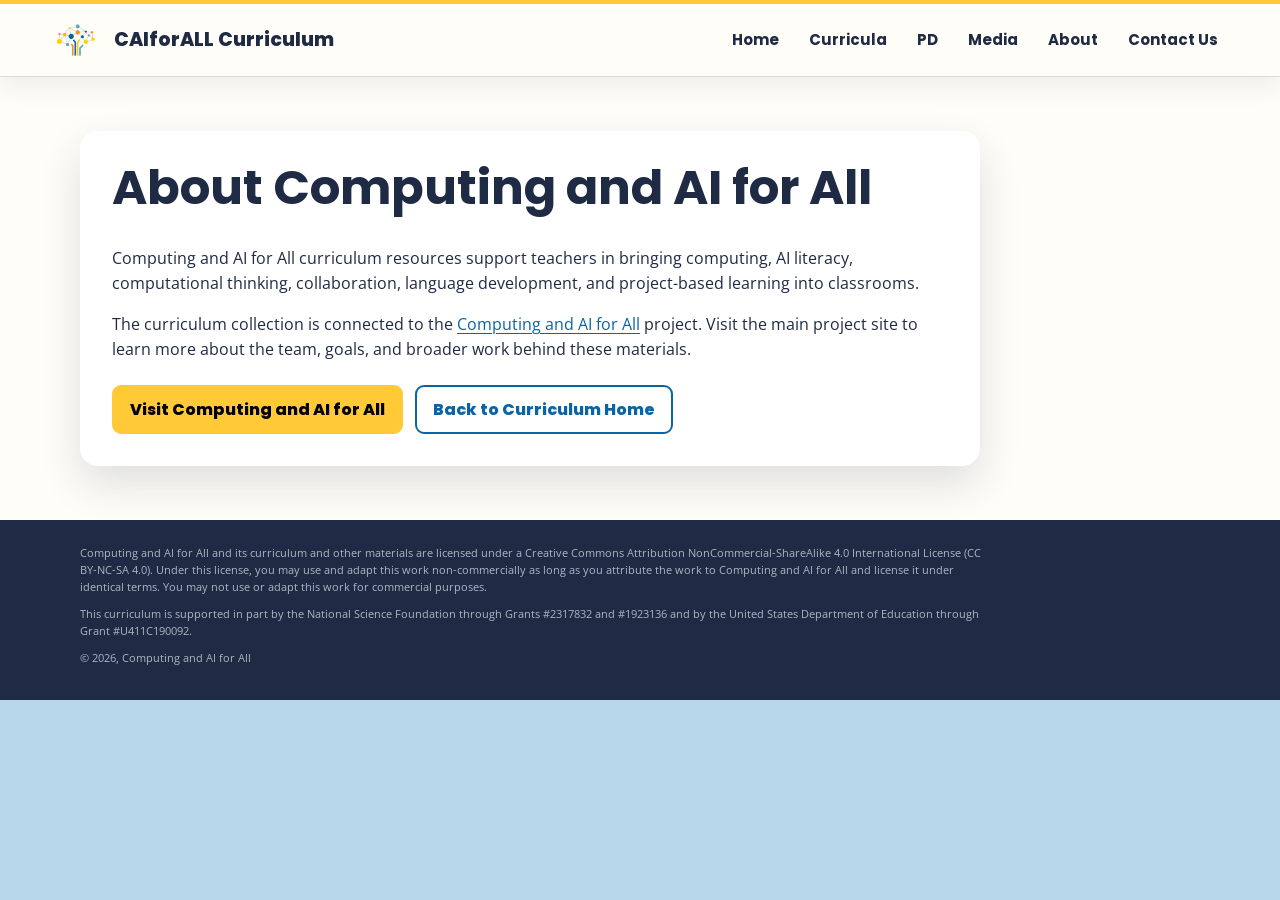
<file: about.html>
<!doctype html>
<html lang="en">
<head>
  <meta charset="utf-8">
  <meta name="viewport" content="width=device-width, initial-scale=1">
  <title>About | Computing and AI for All Curriculum</title>
  <link rel="icon" href="favicon.ico?v=20260721-favicon" sizes="any">
  <link rel="icon" type="image/png" href="assets/favicon.png?v=20260721-favicon">
  <link rel="shortcut icon" href="favicon.ico?v=20260721-favicon">
  <link rel="stylesheet" href="assets/site.css?v=20260519-footer">
</head>
<body>

<header class="site-header">
  <div class="nav-inner">
    <a class="brand" href="https://www.computingandaiforall.org/"><img alt="" src="content/drive-image-library/site/logo.png"><span>CAIforALL Curriculum</span></a>
    <nav class="site-nav" aria-label="Site">
      <a href="index.html?v=20260519-footer">Home</a>
      <div class="dropdown">
        <button class="dropdown-toggle" type="button">Curricula</button>
        <div class="dropdown-menu"><a href="act-1.html?v=20260519-footer">ACT 1: Scratch Create</a>
<a href="act-2.html?v=20260519-footer">ACT 2: Scratch Design</a>
<a href="act-3.html?v=20260519-footer">ACT 3: Scratch Impact</a>
<a href="act-4.html?v=20260519-footer">Computing+AI</a>
<a href="ai-literacy.html?v=20260519-footer">AI Literacy</a>
<a href="science-inquiry-studio.html?v=20260519-footer">Science Inquiry Studio</a>
<a href="scratch-basics.html?v=20260519-footer">Scratch Basics</a></div>
      </div>
      <a href="pd.html?v=20260519-footer">PD</a>
      <a href="media.html?v=20260519-footer">Media</a>
      <div class="dropdown">
        <button class="dropdown-toggle" type="button" aria-current="page">About</button>
        <div class="dropdown-menu"><a href="https://www.computingandaiforall.org/" target="_blank" rel="noopener">CAIforAll Project</a>
<a href="team.html?v=20260519-footer">Team &amp; Partners</a></div>
      </div>
      <a href="help.html?v=20260519-footer">Contact Us</a>
    </nav>
  </div>
</header>

<main class="home-section">
  <div class="page-shell">
    <div class="about-card">
      <h1 style="font-size:48px;line-height:1.05">About Computing and AI for All</h1>
      <p>Computing and AI for All curriculum resources support teachers in bringing computing, AI literacy, computational thinking, collaboration, language development, and project-based learning into classrooms.</p>
      <p>The curriculum collection is connected to the <a href="https://www.computingandaiforall.org/">Computing and AI for All</a> project. Visit the main project site to learn more about the team, goals, and broader work behind these materials.</p>
      <div class="btn-row">
        <a class="btn" href="https://www.computingandaiforall.org/">Visit Computing and AI for All</a>
        <a class="btn outline" href="index.html">Back to Curriculum Home</a>
      </div>
    </div>
  </div>
</main>

<footer class="footer">
  <div class="page-shell">
    <p>Computing and AI for All and its curriculum and other materials are licensed under a Creative Commons Attribution NonCommercial-ShareAlike 4.0 International License (CC BY-NC-SA 4.0). Under this license, you may use and adapt this work non-commercially as long as you attribute the work to Computing and AI for All and license it under identical terms. You may not use or adapt this work for commercial purposes.</p>
    <p>This curriculum is supported in part by the National Science Foundation through Grants #2317832 and #1923136 and by the United States Department of Education through Grant #U411C190092.</p>
    <p>© 2026, Computing and AI for All</p>
  </div>
</footer>
<script src="assets/site.js"></script>
</body>
</html>
</file>
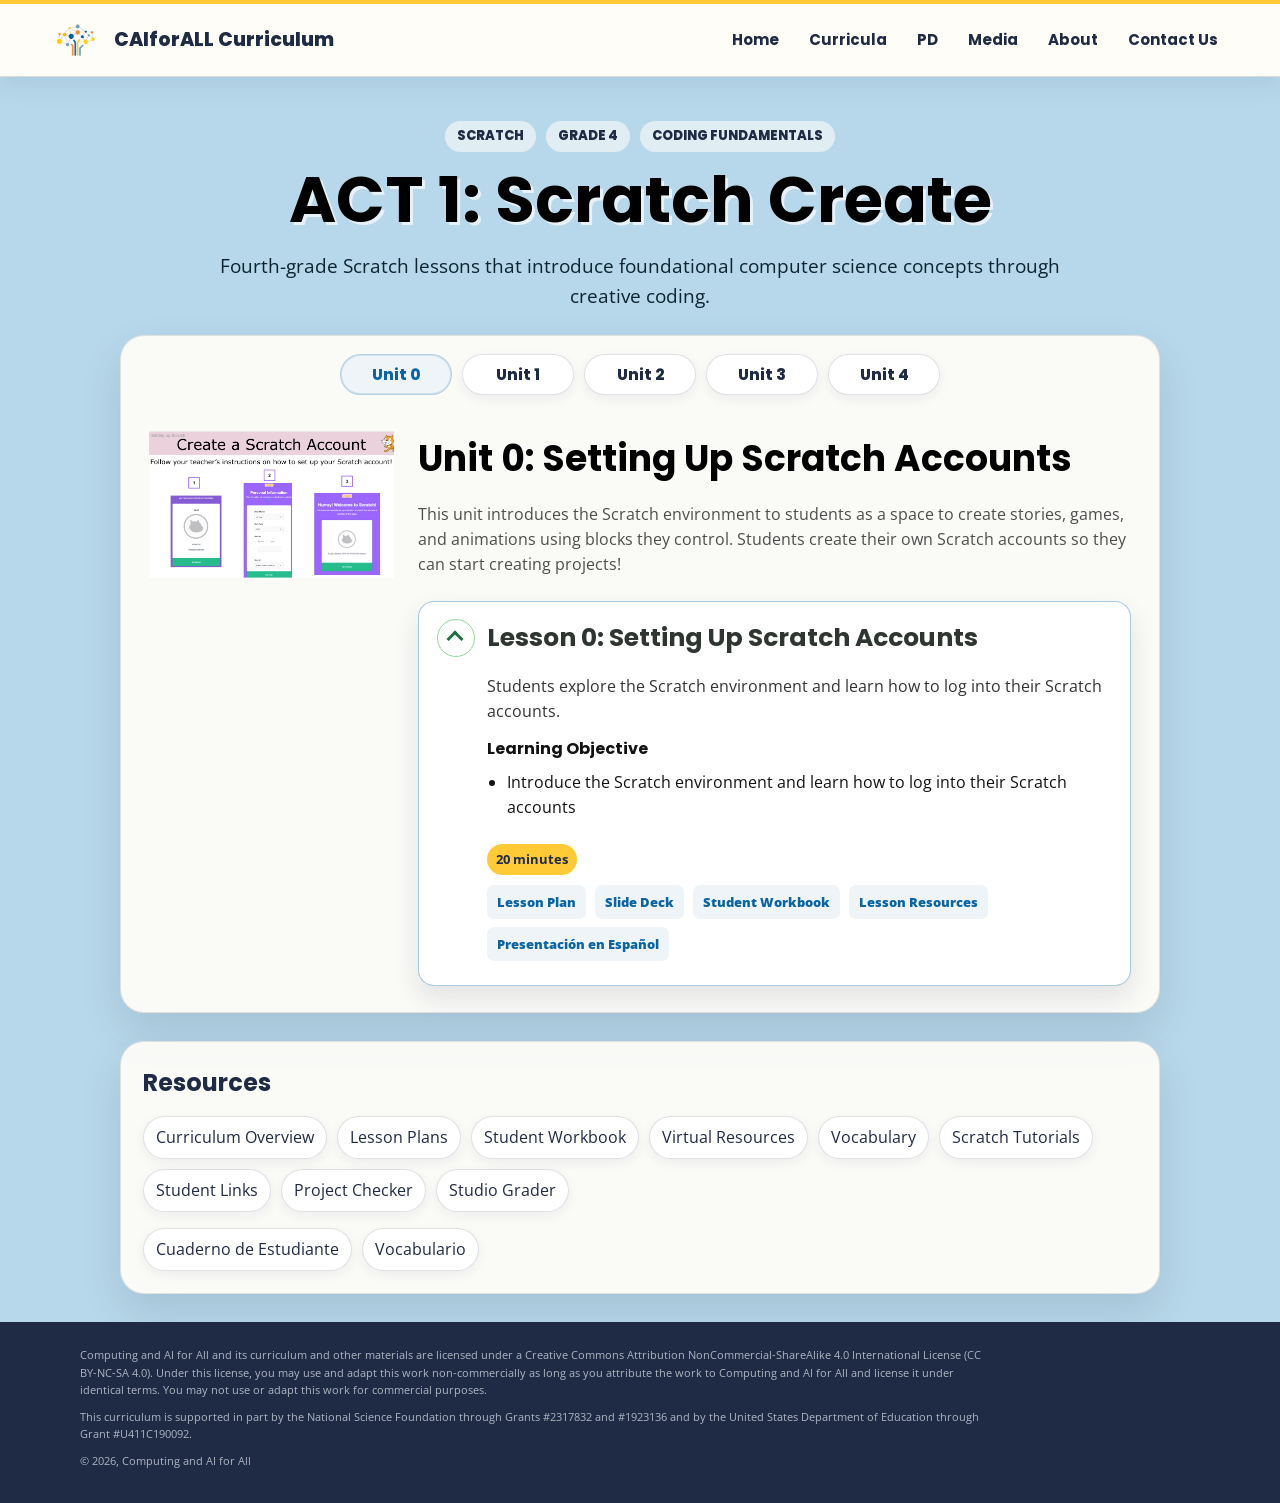
<file: act-1.html>
<!doctype html>
<html lang="en">
<head>
  <meta charset="utf-8">
  <meta name="viewport" content="width=device-width, initial-scale=1">
  <title>ACT 1: Scratch Create | Computing and AI for All Curriculum</title>
  <link rel="icon" href="favicon.ico?v=20260721-favicon" sizes="any">
  <link rel="icon" type="image/png" href="assets/favicon.png?v=20260721-favicon">
  <link rel="shortcut icon" href="favicon.ico?v=20260721-favicon">
  <link rel="stylesheet" href="assets/site.css?v=20260519-footer">
</head>
<body>

<header class="site-header">
  <div class="nav-inner">
    <a class="brand" href="https://www.computingandaiforall.org/"><img alt="" src="content/drive-image-library/site/logo.png"><span>CAIforALL Curriculum</span></a>
    <nav class="site-nav" aria-label="Site">
      <a href="index.html?v=20260519-footer">Home</a>
      <div class="dropdown">
        <button class="dropdown-toggle" type="button">Curricula</button>
        <div class="dropdown-menu"><a href="act-1.html?v=20260519-footer">ACT 1: Scratch Create</a>
<a href="act-2.html?v=20260519-footer">ACT 2: Scratch Design</a>
<a href="act-3.html?v=20260519-footer">ACT 3: Scratch Impact</a>
<a href="act-4.html?v=20260519-footer">Computing+AI</a>
<a href="ai-literacy.html?v=20260519-footer">AI Literacy</a>
<a href="science-inquiry-studio.html?v=20260519-footer">Science Inquiry Studio</a>
<a href="scratch-basics.html?v=20260519-footer">Scratch Basics</a></div>
      </div>
      <a href="pd.html?v=20260519-footer">PD</a>
      <a href="media.html?v=20260519-footer">Media</a>
      <div class="dropdown">
        <button class="dropdown-toggle" type="button">About</button>
        <div class="dropdown-menu"><a href="https://www.computingandaiforall.org/" target="_blank" rel="noopener">CAIforAll Project</a>
<a href="team.html?v=20260519-footer">Team &amp; Partners</a></div>
      </div>
      <a href="help.html?v=20260519-footer">Contact Us</a>
    </nav>
  </div>
</header>

<main>
  <div class="page-shell">
    <section class="curriculum-hero">
      <div class="hero-pills"><span>Scratch</span><span>Grade 4</span><span>Coding Fundamentals</span></div>
      <h1>ACT 1: Scratch Create</h1>
      <p>Fourth-grade Scratch lessons that introduce foundational computer science concepts through creative coding.</p>
    </section>
    <section class="unit-browser curriculum-block" data-unit-browser>
      <div class="unit-tabs" role="tablist" aria-label="Curriculum units">
        <button class="unit-tab active" id="unit-tab-1" type="button" data-unit-target="unit-1" role="tab" aria-controls="unit-1" aria-selected="true">Unit 0</button><button class="unit-tab" id="unit-tab-2" type="button" data-unit-target="unit-2" role="tab" aria-controls="unit-2" aria-selected="false">Unit 1</button><button class="unit-tab" id="unit-tab-3" type="button" data-unit-target="unit-3" role="tab" aria-controls="unit-3" aria-selected="false">Unit 2</button><button class="unit-tab" id="unit-tab-4" type="button" data-unit-target="unit-4" role="tab" aria-controls="unit-4" aria-selected="false">Unit 3</button><button class="unit-tab" id="unit-tab-5" type="button" data-unit-target="unit-5" role="tab" aria-controls="unit-5" aria-selected="false">Unit 4</button>
      </div>
      <div class="unit-panels">
        
<section class="unit-card unit-panel active" id="unit-1" role="tabpanel" aria-labelledby="unit-tab-1">
  <aside class="unit-media">
    <img src="content/drive-image-library/curricula/act1/units/unit-1-unit-0-setting-up-scratch-accounts.jpg" alt="Unit 0: Setting Up Scratch Accounts">
  </aside>
  <div class="unit-main">
    <h2>Unit 0: Setting Up Scratch Accounts</h2>
    <p class="unit-overview">This unit introduces the Scratch environment to students as a space to create stories, games, and animations using blocks they control. Students create their own Scratch accounts so they can start creating projects!</p>
    
    
    <div class="lessons">
<details class="lesson" open>
  <summary class="lesson-summary">Lesson 0: Setting Up Scratch Accounts</summary>
  <div class="lesson-body">
    <p class="lesson-description">Students explore the Scratch environment and learn how to log into their Scratch accounts.</p>
    <div class="lesson-objectives"><h3>Learning Objective</h3><ul><li>Introduce the Scratch environment and learn how to log into their Scratch accounts</li></ul></div>
    <span class="duration">20 minutes</span>
    <div class="unit-resource-row"><a class="resource-chip" href="https://docs.google.com/document/d/1RnyQC-J8YrFHyflB3jKXdNqB6FFayD40f7NPPN0czYA/edit?usp=drivesdk" target="_blank" rel="noopener">Lesson Plan</a><a class="resource-chip" href="https://docs.google.com/presentation/d/121JNdgppk-W_nwTt7kBnyptFYVJnB9UobW9c-EAqhUc/edit?usp=drivesdk" target="_blank" rel="noopener">Slide Deck</a><a class="resource-chip" href="https://docs.google.com/presentation/d/1nuQMatnW791NHQ3QzpAGxzcN5mU5yzyqfr5pbJHK-v4/edit?usp=drivesdk" target="_blank" rel="noopener">Student Workbook</a><a class="resource-chip" href="https://docs.google.com/document/d/1X-LOvne2R4YWCDINwJdDnA9ZgCgw2OqSEOrY-URfafI/edit?usp=drivesdk" target="_blank" rel="noopener">Lesson Resources</a></div><div class="unit-resource-row spanish-resource-row"><a class="resource-chip" href="https://docs.google.com/presentation/d/1-oSEFEG7jjmTdh0iyoyLlzcKjHZm_q7Y/edit?usp=sharing&amp;ouid=104000786456689036858&amp;rtpof=true&amp;sd=true" target="_blank" rel="noopener">Presentación en Español</a></div>
  </div>
</details>
</div>
  </div>
</section>

<section class="unit-card unit-panel" id="unit-2" role="tabpanel" aria-labelledby="unit-tab-2" hidden>
  <aside class="unit-media">
    <img src="content/drive-image-library/curricula/act1/units/unit-2-unit-1-computer-science-scratch-basics.png" alt="Unit 1: Computer Science &amp; Scratch Basics">
  </aside>
  <div class="unit-main">
    <h2>Unit 1: Computer Science &amp; Scratch Basics</h2>
    <p class="unit-overview">This unit introduces the field of Computer Science and orients students to the Scratch programming environment. Students learn about the study of computers and relate it to skills they learn with the Scratch program. Components of the Scratch project are introduced, such as color-coded-blocks, sprites, and backdrops. They understand how the sprites and code interact through an unplugged activity. Students then learn the Scratch platform by exploring the interface in a scavenger hunt activity and modifying an existing project.</p>
    <div class="unit-learning"><h3>Learning Objectives</h3><p>Define “Computer Science&quot; and &quot;computer&quot; Define &quot;Algorithm&quot; and &quot;Program&quot; Use the TIPP&amp;SEE framework to explore an existing coding project</p></div>
    <div class="unit-resource-row"><a class="resource-chip" href="https://www.proprofs.com/training/course/?title=copy-of-act-1-unit-pd_687174ccb0524" target="_blank" rel="noopener">Unit 1 PD</a><a class="resource-chip" href="https://docs.google.com/document/d/1Rw0QUHrfTudzKNfn4esN8XX7bEkrFkHP8c1iOR26m1E/edit?usp=sharing" target="_blank" rel="noopener">Unit Overview</a></div>
    <div class="lessons">
<details class="lesson" open>
  <summary class="lesson-summary">Lesson 1.1: Computer Science &amp; Scratch Basics</summary>
  <div class="lesson-body">
    <p class="lesson-description">Students discuss the elements of a computer and learn about the field of computer science. Students learn the components of the Scratch programming interface, which include coding blocks, scripts, and stage.</p>
    <div class="lesson-objectives"><h3>Learning Objectives</h3><ul><li>Discuss the elements of a computer and learn about the field of computer science</li><li>Learn the components of the Scratch programming interface, which include coding blocks, scripts, and stage</li></ul></div>
    <span class="duration">50 minutes</span>
    <div class="unit-resource-row"><a class="resource-chip" href="https://docs.google.com/document/d/1PcLo19tVwD_8vvhRNHXfUdLcmQulI2YKz_M-iNcfQPI/edit?usp=drivesdk" target="_blank" rel="noopener">Lesson Plan</a><a class="resource-chip" href="https://docs.google.com/presentation/d/1w6wG7VB1v6kHx3UU45WKUl9Bked_dHUZZOzwbUjxTHs/edit?usp=drivesdk" target="_blank" rel="noopener">Slide Deck</a><a class="resource-chip" href="https://docs.google.com/presentation/d/18A1Q9huNc5CRJnp7QQ992fioudznfHMqQ--PaB-PkII/edit?usp=drivesdk" target="_blank" rel="noopener">Student Workbook</a><a class="resource-chip" href="https://docs.google.com/document/d/1Ett7ZcDSX54sykrKo8uT3zxfRCzGN3Vf_a5Y8hfmP5Y/edit?usp=drivesdk" target="_blank" rel="noopener">Lesson Resources</a></div><div class="unit-resource-row spanish-resource-row"><a class="resource-chip" href="https://docs.google.com/presentation/d/1cPIYauUFWXDDMbssyEdUXfZE9mwMg6cN/edit?usp=sharing&amp;ouid=104000786456689036858&amp;rtpof=true&amp;sd=true" target="_blank" rel="noopener">Presentación en Español</a></div>
  </div>
</details>

<details class="lesson">
  <summary class="lesson-summary">Lesson 1.2: Scratch Charades</summary>
  <div class="lesson-body">
    <p class="lesson-description">Students play a Scratch version of charades and determine the script that is performed by the actor. They learn how block-based programming works without the complexity of the Scratch platform.</p>
    <div class="lesson-objectives"><h3>Learning Objectives</h3><ul><li>Play a Scratch version of charades and determine the script that is performed by the actor</li><li>Learn how block-based programming works without the complexity of the Scratch platform</li></ul></div>
    <span class="duration">50 minutes</span>
    <div class="unit-resource-row"><a class="resource-chip" href="https://docs.google.com/document/d/1TZH-tQFFiGeYaqUu12KiQGFFpZobKovtQ3PYz02uj8A/edit?usp=drivesdk" target="_blank" rel="noopener">Lesson Plan</a><a class="resource-chip" href="https://docs.google.com/presentation/d/18gYx08KTHm0fTFWnx0_JO5olOIsbYJ5i3UeR5b4HhfQ/edit?usp=drivesdk" target="_blank" rel="noopener">Slide Deck</a><a class="resource-chip" href="https://docs.google.com/presentation/d/1yIURa3dKkcTjGGEd1-2LqVx8cIDl6XZYwYNpYOOyB80/edit?usp=drivesdk" target="_blank" rel="noopener">Student Workbook</a><a class="resource-chip" href="https://docs.google.com/document/d/126Gi8nfYLpnb_f_T3VXCaVgeof9ErZV-FqR-m7OD5fA/edit?usp=drivesdk" target="_blank" rel="noopener">Lesson Resources</a><a class="resource-chip" href="https://drive.google.com/drive/folders/1-0H5awOVGoWS5CxcGgz8-wSg3y_d2ob8?usp=sharing" target="_blank" rel="noopener">Materiales para Charadas de Scratch</a></div><div class="unit-resource-row spanish-resource-row"><a class="resource-chip" href="https://docs.google.com/presentation/d/1SNcW49jwaTz4cEwrHV441ZUeq5oVNn8K/edit?usp=sharing&amp;ouid=104000786456689036858&amp;rtpof=true&amp;sd=true" target="_blank" rel="noopener">Presentación en Español</a></div>
  </div>
</details>

<details class="lesson">
  <summary class="lesson-summary">Lesson 1.3: TIPP &amp; SEE: Scavenger Hunt</summary>
  <div class="lesson-body">
    <p class="lesson-description">Students learn the TIPP&amp;SEE framework as a guide to observe, learn and explore.</p>
    <div class="lesson-objectives"><h3>Learning Objective</h3><ul><li>Learn the TIPP&amp;SEE framework as a guide to observe, learn and explore</li></ul></div>
    <span class="duration">50 minutes</span>
    <div class="unit-resource-row"><a class="resource-chip" href="https://docs.google.com/document/d/1q-vyTY2pdLsdf_oKvqF9o2AeQZDmkhxlxeCEgycrGxM/edit?usp=drivesdk" target="_blank" rel="noopener">Lesson Plan</a><a class="resource-chip" href="https://docs.google.com/presentation/d/1XQnhLA2tZUIitfBc7jRU9kLpT6b-9wHlvE7YrZ1ktvM/edit?usp=drivesdk" target="_blank" rel="noopener">Slide Deck</a><a class="resource-chip" href="https://docs.google.com/presentation/d/1cTiqypR5BwC4uZsJAlkGDOTUNpt0un_IpSjP9C-7nPc/edit?usp=drivesdk" target="_blank" rel="noopener">Student Workbook</a><a class="resource-chip" href="https://docs.google.com/document/d/1iED98SkIaa0UTjy5hGityZjtnS9wgrShqb9Y4y8M6uI/edit?usp=drivesdk" target="_blank" rel="noopener">Lesson Resources</a></div><div class="unit-resource-row spanish-resource-row"><a class="resource-chip" href="https://docs.google.com/presentation/d/1AZm3UA5If33sUtY5LsTkWCZAWQ3gJk8K/edit?usp=sharing&amp;ouid=104000786456689036858&amp;rtpof=true&amp;sd=true" target="_blank" rel="noopener">Presentación en Español</a></div>
  </div>
</details>

<details class="lesson">
  <summary class="lesson-summary">Lesson 1.4: Quest Under the Sea</summary>
  <div class="lesson-body">
    <p class="lesson-description">Students learn to remix, share, add a project to a class studio. They also modify a project based on requirements from the Quest.</p>
    <div class="lesson-objectives"><h3>Learning Objectives</h3><ul><li>Learn to remix, share, add a project to a class studio</li><li>Also modify a project based on requirements from the Quest</li></ul></div>
    <span class="duration">50 minutes</span>
    <div class="unit-resource-row"><a class="resource-chip" href="https://docs.google.com/document/d/1qcnGLpBy6qMtIs1ZiWquAPQfKoNjaAQAEEvTjPYT5uI/edit?usp=drivesdk" target="_blank" rel="noopener">Lesson Plan</a><a class="resource-chip" href="https://docs.google.com/presentation/d/1uWqW5HJL84ogyUgJR0ece7j9OZz67fJZiNVVh4SzdfE/edit?usp=drivesdk" target="_blank" rel="noopener">Slide Deck</a><a class="resource-chip" href="https://docs.google.com/presentation/d/1hiKiZsQ6aoJhbMcLxZYcVSE6xdIIEgKPWjMLrS7zG9U/edit?usp=drivesdk" target="_blank" rel="noopener">Student Workbook</a><a class="resource-chip" href="https://docs.google.com/document/d/1Iky_iAGGfs7d1TEhJh_VluQr0g9F1E2duNkE_QtS7Ww/edit?usp=drivesdk" target="_blank" rel="noopener">Lesson Resources</a></div><div class="unit-resource-row spanish-resource-row"><a class="resource-chip" href="https://docs.google.com/presentation/d/1zNnfAJ5JY7hM4qGklfuYlb0P3SAF5Xx5/edit?usp=sharing&amp;ouid=104000786456689036858&amp;rtpof=true&amp;sd=true" target="_blank" rel="noopener">Presentación en Español</a></div>
  </div>
</details>
</div>
  </div>
</section>

<section class="unit-card unit-panel" id="unit-3" role="tabpanel" aria-labelledby="unit-tab-3" hidden>
  <aside class="unit-media">
    <img src="content/drive-image-library/curricula/act1/units/unit-3-unit-2-sequence.png" alt="Unit 2: Sequence">
  </aside>
  <div class="unit-main">
    <h2>Unit 2: Sequence</h2>
    <p class="unit-overview">When creating an algorithm, the order of the actions matters. In this module, students explore algorithms a sequence of actions to complete a task and sequence - the order of steps in a script. Students start a sprite in the specific location using the go to x: y: block and move a sprite using the glide block. Students learn by modifying an existing project. Students then plan the 3-step sequence for each letter of a name poem, then begin building their project in Scratch.</p>
    <div class="unit-learning"><h3>Learning Objectives</h3><p>Define “sequence”, “algorithm” and “program” Create scripts with several actions that must be run in the proper order Share projects and provide constructive feedback</p></div>
    <div class="unit-resource-row"><a class="resource-chip" href="https://docs.google.com/document/d/1plwGD67AvAcpasB93fx5zoKJ6Km1TsGZAUbkquLgCbs/edit?usp=sharing" target="_blank" rel="noopener">Unit Overview</a></div>
    <div class="lessons">
<details class="lesson" open>
  <summary class="lesson-summary">Lesson 2.1: Intro to Sequence</summary>
  <div class="lesson-body">
    <p class="lesson-description">Students explore the computer science concept of sequence by participation in an unplugged hands-on activity.</p>
    <div class="lesson-objectives"><h3>Learning Objective</h3><ul><li>Introduce the computer science concept of sequence by participation in an unplugged hands-on activity</li></ul></div>
    <span class="duration">50 minutes</span>
    <div class="unit-resource-row"><a class="resource-chip" href="https://docs.google.com/document/d/1bifIF-mAHt3Rz2r8d58lSIjF0BTrCIeAcErl0rPNsl0/edit?usp=drivesdk" target="_blank" rel="noopener">Lesson Plan</a><a class="resource-chip" href="https://docs.google.com/presentation/d/1h6gnzBHIntvZKuj1f8H5h85BhmirSrjigeI1-nKO5XM/edit?usp=drivesdk" target="_blank" rel="noopener">Slide Deck</a><a class="resource-chip" href="https://docs.google.com/presentation/d/1vYafpmSe-bnD1PlxLbLPvAGKcQoeYgfpJZNILCJY4CY/edit?usp=drivesdk" target="_blank" rel="noopener">Student Workbook</a><a class="resource-chip" href="https://docs.google.com/document/d/1Q4hOuVoAYpwqHnQZ7IGZ59wfKV0rqH0H1-VB4AX8z2E/edit?usp=drivesdk" target="_blank" rel="noopener">Lesson Resources</a></div><div class="unit-resource-row spanish-resource-row"><a class="resource-chip" href="https://docs.google.com/presentation/d/1voIuH0o0J7259f7yBhxfkNva_J_JMm2i/edit?usp=sharing&amp;ouid=104000786456689036858&amp;rtpof=true&amp;sd=true" target="_blank" rel="noopener">Presentación en Español</a></div>
  </div>
</details>

<details class="lesson">
  <summary class="lesson-summary">Lesson 2.2: Exploring Sequence with TIPP&amp;SEE</summary>
  <div class="lesson-body">
    <p class="lesson-description">Students use the TIPP&amp;SEE strategy to play, predict and explore sequencing within an existing project. They observe the actions of sprites (move, play sound, say or think something) that run in the proper order.</p>
    <div class="lesson-objectives"><h3>Learning Objectives</h3><ul><li>Use the TIPP&amp;SEE strategy to play, predict and explore sequencing within an existing project</li><li>Observe the actions of sprites (move, play sound, say or think something) that run in the proper order</li></ul></div>
    <span class="duration">50 minutes</span>
    <div class="unit-resource-row"><a class="resource-chip" href="https://docs.google.com/document/d/171w5VyTKuN3aaEnWZzrS6GIy-L-yhTmJf_U_wWWDxT0/edit?usp=drivesdk" target="_blank" rel="noopener">Lesson Plan</a><a class="resource-chip" href="https://docs.google.com/presentation/d/1t6P9V5k08_u3AeQgtPDsDz_uaKAHN1RpRzieOmZhnXc/edit?usp=drivesdk" target="_blank" rel="noopener">Slide Deck</a><a class="resource-chip" href="https://docs.google.com/presentation/d/1lrSoBoAjtJxELjIX18GjEnvTUgpNpUdpxCJ0_8E49vM/edit?usp=drivesdk" target="_blank" rel="noopener">Student Workbook</a><a class="resource-chip" href="https://docs.google.com/document/d/1TcZCffzyRlYKhCdjEst_lPPO9RnPfQzaW_pPjku5giM/edit?usp=drivesdk" target="_blank" rel="noopener">Lesson Resources</a></div><div class="unit-resource-row spanish-resource-row"><a class="resource-chip" href="https://docs.google.com/presentation/d/18Kr1Uc7XI51_pxqfWQavQHawzLlPfvqc/edit?usp=sharing&amp;ouid=104000786456689036858&amp;rtpof=true&amp;sd=true" target="_blank" rel="noopener">Presentación en Español</a></div>
  </div>
</details>

<details class="lesson">
  <summary class="lesson-summary">Lesson 2.3: Quest &amp; Name Poem: Plan</summary>
  <div class="lesson-body">
    <p class="lesson-description">Students modify an existing project by adding a sequence of actions to sprites to complete their Quest. They also explore through a Name Poem project. They plan what they want their sprites to do before building their project.</p>
    <div class="lesson-objectives"><h3>Learning Objectives</h3><ul><li>Modify an existing project by adding a sequence of actions to sprites to complete their Quest</li><li>Explore through a Name Poem project</li><li>Plan what they want their sprites to do before building their project</li></ul></div>
    <span class="duration">50 minutes</span>
    <div class="unit-resource-row"><a class="resource-chip" href="https://docs.google.com/document/d/1C_06OA136wh3_I9YoKRXnTIzDVu0Otmp82oIwo9MqMo/edit?usp=drivesdk" target="_blank" rel="noopener">Lesson Plan</a><a class="resource-chip" href="https://docs.google.com/presentation/d/1KmxnYVhvtB7MyO9bfyswnXcyD8T5hJavYOrZqzcXAUw/edit?usp=drivesdk" target="_blank" rel="noopener">Slide Deck</a><a class="resource-chip" href="https://docs.google.com/presentation/d/1HoiQ8EU1o3qwbafCwQokL9lUFH3mLluoiMAOTvHsgTk/edit?usp=drivesdk" target="_blank" rel="noopener">Student Workbook</a><a class="resource-chip" href="https://docs.google.com/document/d/1RcuNunQD7uqCEN76BejNJQCQhF2nplGP-cT9PK30Tc4/edit?usp=drivesdk" target="_blank" rel="noopener">Lesson Resources</a></div><div class="unit-resource-row spanish-resource-row"><a class="resource-chip" href="https://docs.google.com/presentation/d/1yLU8AGMvMxgkXXW0-zN1fPH1V3v653yl/edit?usp=sharing&amp;ouid=104000786456689036858&amp;rtpof=true&amp;sd=true" target="_blank" rel="noopener">Presentación en Español</a></div>
  </div>
</details>

<details class="lesson">
  <summary class="lesson-summary">Lesson 2.4 Name Poem: Build</summary>
  <div class="lesson-body">
    <p class="lesson-description">Students build their Name Poem project. They create sequences of blocks that contain one event block and at least one action block.</p>
    <div class="lesson-objectives"><h3>Learning Objectives</h3><ul><li>Build their Name Poem project</li><li>Create sequences of blocks that contain one event block and at least one action block</li></ul></div>
    <span class="duration">50 minutes</span>
    <div class="unit-resource-row"><a class="resource-chip" href="https://docs.google.com/document/d/1IcA5xFLLJ0IOKvwbGyKHHGsyrCbiNB2Fl5FiLV0QetI/edit?usp=drivesdk" target="_blank" rel="noopener">Lesson Plan</a><a class="resource-chip" href="https://docs.google.com/presentation/d/1jmedvH_3wtQmuc86nUfXKnL-DdmDVitkBdP0B0JR-oA/edit?usp=drivesdk" target="_blank" rel="noopener">Slide Deck</a><a class="resource-chip" href="https://docs.google.com/presentation/d/1Xa08PkiiN1yEg0ovKYUFF6NxX1Sd9TqdRxy69i9_eng/edit?usp=drivesdk" target="_blank" rel="noopener">Student Workbook</a><a class="resource-chip" href="https://docs.google.com/document/d/11JgpDwFTW2f2rFRKyB0AhS5oOMgPtvxmDiUF9qyrJZA/edit?usp=drivesdk" target="_blank" rel="noopener">Lesson Resources</a></div><div class="unit-resource-row spanish-resource-row"><a class="resource-chip" href="https://docs.google.com/presentation/d/1eFEx07d5ri_1njukksP8PyFfmFfPEJNj/edit?usp=sharing&amp;ouid=104000786456689036858&amp;rtpof=true&amp;sd=true" target="_blank" rel="noopener">Presentación en Español</a></div>
  </div>
</details>

<details class="lesson">
  <summary class="lesson-summary">Lesson 2.5: Name Poem - Reflect and Share</summary>
  <div class="lesson-body">
    <p class="lesson-description">Students reflect on their own Name Poem projects, then share their projects with a partner.</p>
    <div class="lesson-objectives"><h3>Learning Objective</h3><ul><li>On their own Name Poem projects, then share their projects with a partner</li></ul></div>
    <span class="duration">50 minutes</span>
    <div class="unit-resource-row"><a class="resource-chip" href="https://docs.google.com/document/d/1w-VYLLKjwMVB8RxP0WGRtZf5P9UhD0QR88CJt0a0twM/edit?usp=drivesdk" target="_blank" rel="noopener">Lesson Plan</a><a class="resource-chip" href="https://docs.google.com/presentation/d/16Lxm0H_O_-jlTdbNwlJnCuz4EwuSNMslcIaTSxhiC9c/edit?usp=drivesdk" target="_blank" rel="noopener">Slide Deck</a><a class="resource-chip" href="https://docs.google.com/presentation/d/1bVF34HEFXJSbBeSunvyUsNdzJjnClKmfC0ml_yC9v1Y/edit?usp=drivesdk" target="_blank" rel="noopener">Student Workbook</a><a class="resource-chip" href="https://docs.google.com/document/d/1ZU3zTxbn2qz8MlO0wHh3nldxj8CH9OUkHlF9rrKYdSI/edit?usp=drivesdk" target="_blank" rel="noopener">Lesson Resources</a></div><div class="unit-resource-row spanish-resource-row"><a class="resource-chip" href="https://docs.google.com/presentation/d/11S7KWORoGcFIBoOupmwXrapfLY5jPBXH/edit?usp=sharing&amp;ouid=104000786456689036858&amp;rtpof=true&amp;sd=true" target="_blank" rel="noopener">Presentación en Español</a></div>
  </div>
</details>
</div>
  </div>
</section>

<section class="unit-card unit-panel" id="unit-4" role="tabpanel" aria-labelledby="unit-tab-4" hidden>
  <aside class="unit-media">
    <img src="content/drive-image-library/curricula/act1/units/unit-4-unit-3-events.png" alt="Unit 3: Events">
  </aside>
  <div class="unit-main">
    <h2>Unit 3: Events</h2>
    <p class="unit-overview">In event-based programming, scripts are triggered when specific events occur (e.g. a sprite is clicked or a key is pressed). In this unit, students learn to use a variety of events to trigger scripts that resize sprites or cause a sprite to do or say something. Students learn by modifying an existing project, then building their own project.</p>
    <div class="unit-learning"><h3>Learning Objectives</h3><p>Define &quot;event&quot; Write scripts that run using different events (green flag, key pressed, sprite clicked) Review peer projects and provide constructive feedback</p></div>
    <div class="unit-resource-row"><a class="resource-chip" href="https://docs.google.com/document/d/1ypCbBVYSSHFOiU4SzchqaGfDoIgewmy8hdwRFHLB9lg/edit?usp=sharing" target="_blank" rel="noopener">Unit Overview</a></div>
    <div class="lessons">
<details class="lesson" open>
  <summary class="lesson-summary">Lesson 3.1: Intro to Events</summary>
  <div class="lesson-body">
    <p class="lesson-description">Students learn how Events act as commands that can trigger one or multiple actions to occur at the same time.</p>
    <div class="lesson-objectives"><h3>Learning Objective</h3><ul><li>Learn how Events act as commands that can trigger one or multiple actions to occur at the same time</li></ul></div>
    <span class="duration">50 minutes</span>
    <div class="unit-resource-row"><a class="resource-chip" href="https://docs.google.com/document/d/182FpKGIxyTKaRrglaAQ4ZR0zZBOmOz1mntAjCVdXVYw/edit?usp=drivesdk" target="_blank" rel="noopener">Lesson Plan</a><a class="resource-chip" href="https://docs.google.com/presentation/d/1L0qZ56t4AiDgmO22vIB9QMbBOPgOqHLi5QMu1LiE6T8/edit?usp=drivesdk" target="_blank" rel="noopener">Slide Deck</a><a class="resource-chip" href="https://docs.google.com/presentation/d/1nXgwwX4MA3t8rtRVIs1fQt7j4vcQmenUKXG5gHz7gpg/edit?usp=drivesdk" target="_blank" rel="noopener">Student Workbook</a><a class="resource-chip" href="https://docs.google.com/document/d/12rIbWjt6oP3o_N6-D7nd0c0o-uoqtEgZ8drjen31X18/edit?usp=drivesdk" target="_blank" rel="noopener">Lesson Resources</a></div><div class="unit-resource-row spanish-resource-row"><a class="resource-chip" href="https://docs.google.com/presentation/d/1-c4uYMg-MqAc19WewRLD_loDGbS8_aX-/edit?usp=sharing&amp;ouid=104000786456689036858&amp;rtpof=true&amp;sd=true" target="_blank" rel="noopener">Presentación en Español</a></div>
  </div>
</details>

<details class="lesson">
  <summary class="lesson-summary">Lesson 3.2: Exploring Events with TIPP&amp;SEE</summary>
  <div class="lesson-body">
    <p class="lesson-description">The concept of Events in programming is introduced. Students use the TIPP&amp;SEE strategy to play, predict and explore an existing Scratch project that contains basic events.</p>
    <div class="lesson-objectives"><h3>Learning Objectives</h3><ul><li>Explore Events in programming is introduced</li><li>The TIPP&amp;SEE strategy to play, predict and explore an existing Scratch project that contains basic events</li></ul></div>
    <span class="duration">50 minutes</span>
    <div class="unit-resource-row"><a class="resource-chip" href="https://docs.google.com/document/d/1oJL_n5bP8sP0F8fJIw4HdOV-oYZD3mkJpjKqnT-4_m8/edit?usp=drivesdk" target="_blank" rel="noopener">Lesson Plan</a><a class="resource-chip" href="https://docs.google.com/presentation/d/1d4RrYaAmi9T1zOtxvapMgF9TFKvIvGVcuj8-dHPM0sY/edit?usp=drivesdk" target="_blank" rel="noopener">Slide Deck</a><a class="resource-chip" href="https://docs.google.com/presentation/d/126mI7B-YjaWSBkyQcX7LZN0xdJmwoaEPIJCDHVOO3jc/edit?usp=drivesdk" target="_blank" rel="noopener">Student Workbook</a><a class="resource-chip" href="https://docs.google.com/document/d/1w-WnOB59K0f6rEaSmEgmoMDfbyVYdx-jbl_lPvOTJrQ/edit?usp=drivesdk" target="_blank" rel="noopener">Lesson Resources</a></div><div class="unit-resource-row spanish-resource-row"><a class="resource-chip" href="https://docs.google.com/presentation/d/12ocpFvjDnwWpU7MB8gliLcRpc0FT78i4/edit?usp=sharing&amp;ouid=104000786456689036858&amp;rtpof=true&amp;sd=true" target="_blank" rel="noopener">Presentación en Español</a></div>
  </div>
</details>

<details class="lesson">
  <summary class="lesson-summary">Lesson 3.3: Quest &amp; About Me - Plan</summary>
  <div class="lesson-body">
    <p class="lesson-description">Students modify an existing project by adding event scripts to complete their Quest. Students also think through how Events work as they plan their About Me project. Students plan what they want their sprites in their program to do.</p>
    <div class="lesson-objectives"><h3>Learning Objectives</h3><ul><li>Modify an existing project by adding event scripts to complete their Quest</li><li>Also think through how Events work as they plan their About Me project</li><li>Plan what they want their sprites in their program to do</li></ul></div>
    <span class="duration">50 minutes</span>
    <div class="unit-resource-row"><a class="resource-chip" href="https://docs.google.com/document/d/1hePFvnBYDfmwUb8gSOO5Kz-W4gjWkLmKCDOwdspPUWU/edit?usp=drivesdk" target="_blank" rel="noopener">Lesson Plan</a><a class="resource-chip" href="https://docs.google.com/presentation/d/1IhGkyiO6PrMrs4zqg0BeH0SV_YEgtOW_IbjLk_Ugj2M/edit?usp=drivesdk" target="_blank" rel="noopener">Slide Deck</a><a class="resource-chip" href="https://docs.google.com/presentation/d/1-S1CVXQzCUlvownNzVTzxdgEESnTNAXc4Tx5WjCGBjQ/edit?usp=drivesdk" target="_blank" rel="noopener">Student Workbook</a><a class="resource-chip" href="https://docs.google.com/document/d/1GbdH4tp5A__CODY0M_HiC1dxvsqbvub9YfbCusXiFgs/edit?usp=drivesdk" target="_blank" rel="noopener">Lesson Resources</a></div><div class="unit-resource-row spanish-resource-row"><a class="resource-chip" href="https://docs.google.com/presentation/d/129c2XFPvNmzIawyCKWBaU4cUtxo53VoH/edit?usp=sharing&amp;ouid=104000786456689036858&amp;rtpof=true&amp;sd=true" target="_blank" rel="noopener">Presentación en Español</a></div>
  </div>
</details>

<details class="lesson">
  <summary class="lesson-summary">Lesson 3.4: About Me - Build</summary>
  <div class="lesson-body">
    <p class="lesson-description">Students build their About Me project from nine Scratch blocks that students have been introduced to.</p>
    <div class="lesson-objectives"><h3>Learning Objective</h3><ul><li>Build their About Me project from nine Scratch blocks that learners have been introduced to</li></ul></div>
    <span class="duration">50 minutes</span>
    <div class="unit-resource-row"><a class="resource-chip" href="https://docs.google.com/document/d/1UZMZ0Y11uv7Ll2VeKJ5FXHNMvHhWosmxhJQAjM3ElaQ/edit?usp=drivesdk" target="_blank" rel="noopener">Lesson Plan</a><a class="resource-chip" href="https://docs.google.com/presentation/d/1mGtC1gP5DuGiMB21NfhffcGjvbEEC960qy_EJMG75LA/edit?usp=drivesdk" target="_blank" rel="noopener">Slide Deck</a><a class="resource-chip" href="https://docs.google.com/presentation/d/1VLb1qEvrFB1DT3QDkIIo0Ouwkwj93snI-a1zfot5eSw/edit?usp=drivesdk" target="_blank" rel="noopener">Student Workbook</a><a class="resource-chip" href="https://docs.google.com/document/d/1rWhtwb3qUmD2ndzjTf1KaxlVRPljGnV4SpTVgMnsFcY/edit?usp=drivesdk" target="_blank" rel="noopener">Lesson Resources</a></div><div class="unit-resource-row spanish-resource-row"><a class="resource-chip" href="https://docs.google.com/presentation/d/1RsOka3bNb9FMIg3PT_tRr48_625tAS7O/edit?usp=sharing&amp;ouid=104000786456689036858&amp;rtpof=true&amp;sd=true" target="_blank" rel="noopener">Presentación en Español</a></div>
  </div>
</details>

<details class="lesson">
  <summary class="lesson-summary">Lesson 3.5: About Me - Reflect and Share</summary>
  <div class="lesson-body">
    <p class="lesson-description">Students reflect on their own About Me projects, then share their projects with two partners.</p>
    <div class="lesson-objectives"><h3>Learning Objective</h3><ul><li>On their own About Me projects, then share their projects with two partners</li></ul></div>
    <span class="duration">50 minutes</span>
    <div class="unit-resource-row"><a class="resource-chip" href="https://docs.google.com/document/d/154CdHJrAvanpmgNiTmvGOrEhoHCANvfFb-GOclxD8cU/edit?usp=drivesdk" target="_blank" rel="noopener">Lesson Plan</a><a class="resource-chip" href="https://docs.google.com/presentation/d/1qJpU12BMPl1aydSUAA0WGw5_j-Gz7aODnLUAknss1Yo/edit?usp=drivesdk" target="_blank" rel="noopener">Slide Deck</a><a class="resource-chip" href="https://docs.google.com/presentation/d/17lYMT3SWyaKvve7q6IbNJ0cvDRdM1KZN82NM96FNo1Q/edit?usp=drivesdk" target="_blank" rel="noopener">Student Workbook</a><a class="resource-chip" href="https://docs.google.com/document/d/1BIdRl8DEtWFhsyNTCS1ehKuWMCM-TDqIOUWojqBCOgM/edit?usp=drivesdk" target="_blank" rel="noopener">Lesson Resources</a></div><div class="unit-resource-row spanish-resource-row"><a class="resource-chip" href="https://docs.google.com/presentation/d/1pdhM_ASnvhfn1UygxoOTVdJZJasw1ey-/edit?usp=sharing&amp;ouid=104000786456689036858&amp;rtpof=true&amp;sd=true" target="_blank" rel="noopener">Presentación en Español</a></div>
  </div>
</details>
</div>
  </div>
</section>

<section class="unit-card unit-panel" id="unit-5" role="tabpanel" aria-labelledby="unit-tab-5" hidden>
  <aside class="unit-media">
    <img src="content/drive-image-library/curricula/act1/units/unit-5-unit-4-loop.png" alt="Unit 4: Loop">
  </aside>
  <div class="unit-main">
    <h2>Unit 4: Loop</h2>
    <p class="unit-overview">A loop can be used to animate a sprite by repeating a sequence of instructions. In this module, students learn by playing Scratch Charades, to introduce the use of loops in block-based programming, then modify a project to animate a sprite by switching costumes or moving to the next costume along with repeated step movement. Finally, they plan and build their own animated project. Wait blocks are included to increase or decrease the speed of the animation.</p>
    <div class="unit-learning"><h3>Learning Objectives</h3><ol><li>Define &quot;Loop&quot; Animate a sprite using a repeat loop.</li><li>Use multiple actions in a repeat loop.</li><li>Compare scripts with and without loops to evaluate similarity</li></ol></div>
    <div class="unit-resource-row"><a class="resource-chip" href="https://docs.google.com/document/d/1UOaCzRyvz4H4zr_gu831FfWIB4eysd1zTLAGFtAujDk/edit?usp=sharing" target="_blank" rel="noopener">Unit Overview</a></div>
    <div class="lessons">
<details class="lesson" open>
  <summary class="lesson-summary">Lesson 4.1: Intro to Loops</summary>
  <div class="lesson-body">
    <p class="lesson-description">Students play an unplugged game, Scratch Charades, to introduce themselves to using Scratch loop blocks in scripts.</p>
    <div class="lesson-objectives"><h3>Learning Objective</h3><ul><li>Play an unplugged game, Scratch Charades, to introduce themselves to using Scratch loop blocks in scripts</li></ul></div>
    <span class="duration">50 minutes</span>
    <div class="unit-resource-row"><a class="resource-chip" href="https://docs.google.com/document/d/1zh7bkJmbKp-5htubU2lqBTwKowXj25fxlAyh8AE7h4g/edit?usp=drivesdk" target="_blank" rel="noopener">Lesson Plan</a><a class="resource-chip" href="https://docs.google.com/presentation/d/1QaONyazX8zvHWKuou5t4TfiuFq9ucGd2VHJyt0SZlpc/edit?usp=drivesdk" target="_blank" rel="noopener">Slide Deck</a><a class="resource-chip" href="https://docs.google.com/presentation/d/1siIwTzmEs7QJwjdZU5ahaQ9y4lZ375clG9frsjdvflU/edit?usp=drivesdk" target="_blank" rel="noopener">Student Workbook</a><a class="resource-chip" href="https://docs.google.com/document/d/1nqBQGq4t9U9_xaL89RKyNDy3Bj2CuarbYZS60Adzog4/edit?usp=drivesdk" target="_blank" rel="noopener">Lesson Resources</a></div><div class="unit-resource-row spanish-resource-row"><a class="resource-chip" href="https://docs.google.com/presentation/d/1u3muMQagB3XSCavRvZSvshD62RLlX3T2/edit?usp=sharing&amp;ouid=104000786456689036858&amp;rtpof=true&amp;sd=true" target="_blank" rel="noopener">Presentación en Español</a></div>
  </div>
</details>

<details class="lesson">
  <summary class="lesson-summary">Lesson 4.2: Exploring Loops with TIPP&amp;SEE</summary>
  <div class="lesson-body">
    <p class="lesson-description">Students modify a Scratch project to animate animals in a parade using loops.</p>
    <div class="lesson-objectives"><h3>Learning Objective</h3><ul><li>Explore a Scratch project to animate animals in a parade using loops</li></ul></div>
    <span class="duration">50 minutes</span>
    <div class="unit-resource-row"><a class="resource-chip" href="https://docs.google.com/document/d/1Jc7Ru0hm3pFfPuvrUG4Yz33F6tVud-PD2pGzK9AhwIY/edit?usp=drivesdk" target="_blank" rel="noopener">Lesson Plan</a><a class="resource-chip" href="https://docs.google.com/presentation/d/16z7ht9vNcBhYQMFex1QPbubWi8s9Xyami15c3ebKkSg/edit?usp=drivesdk" target="_blank" rel="noopener">Slide Deck</a><a class="resource-chip" href="https://docs.google.com/presentation/d/1aeHcnNT_yTHXOs865L90KT5IZVDmLdnNT07N0MmGiYs/edit?usp=drivesdk" target="_blank" rel="noopener">Student Workbook</a><a class="resource-chip" href="https://docs.google.com/document/d/1VMAdEBejimqwJ59tTUOj3Aqr6qKz9cBDqnslrO8-jn8/edit?usp=drivesdk" target="_blank" rel="noopener">Lesson Resources</a><a class="resource-chip" href="https://drive.google.com/drive/folders/1dIkjQ0KCWRXTy-Zo4mYP1QhhVwNknHLw?usp=sharing" target="_blank" rel="noopener">Materiales para Charadas de Scratch</a></div><div class="unit-resource-row spanish-resource-row"><a class="resource-chip" href="https://docs.google.com/presentation/d/1_BcOequ5nyq-v_Flu7fBSwIQ4b1eM1Re/edit?usp=sharing&amp;ouid=104000786456689036858&amp;rtpof=true&amp;sd=true" target="_blank" rel="noopener">Presentación en Español</a></div>
  </div>
</details>

<details class="lesson">
  <summary class="lesson-summary">Lesson 4.3: Quest &amp; Dance Party Plan</summary>
  <div class="lesson-body">
    <p class="lesson-description">Students explore through a Dance Party project using loops. Students plan what they want their sprites to do before building their project.</p>
    <div class="lesson-objectives"><h3>Learning Objectives</h3><ul><li>Explore through a Dance Party project using loops</li><li>Plan what they want their sprites to do before building their project</li></ul></div>
    <span class="duration">50 minutes</span>
    <div class="unit-resource-row"><a class="resource-chip" href="https://docs.google.com/document/d/1yxWKWsSjWmqU-pFAKjhM7C2q4TyFVQvcObln5-4RgRM/edit?usp=drivesdk" target="_blank" rel="noopener">Lesson Plan</a><a class="resource-chip" href="https://docs.google.com/presentation/d/1MBoyO4R-qqva3P3Yiq6i-xjPpkPnyY-Wp3IAeBMGoA4/edit?usp=drivesdk" target="_blank" rel="noopener">Slide Deck</a><a class="resource-chip" href="https://docs.google.com/presentation/d/1jyU_0A9raYOIh3_rhsnWWrNMAKe5nM34PPUko9wllCc/edit?usp=drivesdk" target="_blank" rel="noopener">Student Workbook</a><a class="resource-chip" href="https://docs.google.com/document/d/1JXVvVtttjSqehdbQYlyMP8VlVKRfViD_mhjxBh6gwck/edit?usp=drivesdk" target="_blank" rel="noopener">Lesson Resources</a></div><div class="unit-resource-row spanish-resource-row"><a class="resource-chip" href="https://docs.google.com/presentation/d/1uA5nI6UhBhqZIhQu8_JwABBnAcePqkEk/edit?usp=sharing&amp;ouid=104000786456689036858&amp;rtpof=true&amp;sd=true" target="_blank" rel="noopener">Presentación en Español</a></div>
  </div>
</details>

<details class="lesson">
  <summary class="lesson-summary">Lesson 4.4: Dance Party Build</summary>
  <div class="lesson-body">
    <p class="lesson-description">Students build their own Dance Party project.</p>
    <div class="lesson-objectives"><h3>Learning Objective</h3><ul><li>Build their own Dance Party project</li></ul></div>
    <span class="duration">50 minutes</span>
    <div class="unit-resource-row"><a class="resource-chip" href="https://docs.google.com/document/d/16OvFRTJ3MpyruVDCE1JTWxhVrbm4zi8EGyHY-eHbf3E/edit?usp=drivesdk" target="_blank" rel="noopener">Lesson Plan</a><a class="resource-chip" href="https://docs.google.com/presentation/d/1Wz8fjfv2elMg8HHiCuUO5rRWgnQHKDO3A3Uixtj4dis/edit?usp=drivesdk" target="_blank" rel="noopener">Slide Deck</a><a class="resource-chip" href="https://docs.google.com/presentation/d/14hcosklfSQcPqi1RFtT7enhSMnqtTy4bGK5qFpDcs2E/edit?usp=drivesdk" target="_blank" rel="noopener">Student Workbook</a><a class="resource-chip" href="https://docs.google.com/document/d/1WjbJQLxXvTHkETnwcuXaRWa8_4Xczqq9h8uaQaL2FrU/edit?usp=drivesdk" target="_blank" rel="noopener">Lesson Resources</a></div><div class="unit-resource-row spanish-resource-row"><a class="resource-chip" href="https://docs.google.com/presentation/d/1WzP4ux5mcvn5W3TXe55Cha8o92a9hvQ8/edit?usp=sharing&amp;ouid=104000786456689036858&amp;rtpof=true&amp;sd=true" target="_blank" rel="noopener">Presentación en Español</a></div>
  </div>
</details>

<details class="lesson">
  <summary class="lesson-summary">Lesson 4.5: Project Share Out &amp; Reflection</summary>
  <div class="lesson-body">
    <p class="lesson-description">Students reflect on their own Dance Party projects, then share their projects with a partner. Contact Us at ECforALL@uci.edu Back to Top This curriculum is supported in part by the National Science Foundation through Grants #2317832 and #1923136 and by the United States Department of Education through Grant #U411C190092. ©2022 by ECforALL.</p>
    <div class="lesson-objectives"><h3>Learning Objective</h3><ul><li>On their own Dance Party projects, then share their projects with a partner</li></ul></div>
    <span class="duration">50 minutes</span>
    <div class="unit-resource-row"><a class="resource-chip" href="https://docs.google.com/document/d/19Uts_PEWSzgDkBdLscIceFyyskpfLWTsRf2xo6GWtqk/edit?usp=drivesdk" target="_blank" rel="noopener">Lesson Plan</a><a class="resource-chip" href="https://docs.google.com/presentation/d/141Vp9Hr3Vrtry-sXvtRsEzw2FM4ItmUjbj-ITbbzgXg/edit?usp=drivesdk" target="_blank" rel="noopener">Slide Deck</a><a class="resource-chip" href="https://docs.google.com/presentation/d/1Ec_4gVU1h72VoddMoaalg7pQhd_WlfB7OU2X_XuIcn0/edit?usp=drivesdk" target="_blank" rel="noopener">Student Workbook</a><a class="resource-chip" href="https://docs.google.com/document/d/1YcPhLXrPa-md9ja5eS9rHvwgrDMymIthcOsxI2OoKBk/edit?usp=drivesdk" target="_blank" rel="noopener">Lesson Resources</a><a class="resource-chip" href="https://bit.ly/ECforALLfeedback" target="_blank" rel="noopener">Feedback Form</a></div><div class="unit-resource-row spanish-resource-row"><a class="resource-chip" href="https://docs.google.com/presentation/d/1_4j73L1lwVgT1cwLqiDEpY6r5S7OLT4T/edit?usp=sharing&amp;ouid=104000786456689036858&amp;rtpof=true&amp;sd=true" target="_blank" rel="noopener">Presentación en Español</a></div>
  </div>
</details>
</div>
  </div>
</section>

      </div>
    </section>
    
    <section class="teacher-resources curriculum-block">
      <h2>Resources</h2>
      <div class="quick-resources" aria-label="Curriculum resources">
        <div class="quick-resource-row"><a href="https://docs.google.com/document/d/1XzD2OH29Q4iyqXdMirHn3In3kq8AbAYpciD6tt4iCV8/edit?usp=sharing" target="_blank" rel="noopener">Curriculum Overview</a><a href="https://drive.google.com/file/d/1aAWTdCqg26jD6rgYvgxC7XHMJsl5Rw8t/view?usp=drive_link" target="_blank" rel="noopener">Lesson Plans</a><a href="https://drive.google.com/file/d/1ByBOicWGwXTAZK_IzlbMDEGH9ZFg2pl9/view" target="_blank" rel="noopener">Student Workbook</a><a href="https://drive.google.com/file/d/1Ikbl4kWX7tM1228idVuGWS8phk2Rf_2o/view?usp=sharing" target="_blank" rel="noopener">Virtual Resources</a><a href="https://drive.google.com/file/d/1g6lMwltrnY30_oe1YySjr4ivz8WHkIK7/view?usp=sharing" target="_blank" rel="noopener">Vocabulary</a><a href="https://docs.google.com/presentation/d/1FGkEaUi-dEqjyiZN7AweMLg97OxxgE5UsKzsTYYVnfw/edit#slide=id.gdf19f5b3e4_0_84" target="_blank" rel="noopener">Scratch Tutorials</a><a href="https://docs.google.com/document/d/1PI2zEeucJEZLIqaLx4fM6j-puv4XobwlAFf6arvtptg/edit" target="_blank" rel="noopener">Student Links</a><a href="https://ecforall.github.io/createprojects.html" target="_blank" rel="noopener">Project Checker</a><a href="https://ecforall.github.io/createstudio.html" target="_blank" rel="noopener">Studio Grader</a></div><div class="quick-resource-row quick-resource-row-spanish"><a href="https://docs.google.com/presentation/d/1xkDaO9--aqNZhdowrj8wnFs8t5ISeKLE4__vthPUBpE/edit?usp=sharing" target="_blank" rel="noopener">Cuaderno de Estudiante</a><a href="https://docs.google.com/document/d/1KunvOyo52GqAQVQ5pN_GlWGt8FOLDn5nKfSW818jstk/edit#heading=h.gjdgxs" target="_blank" rel="noopener">Vocabulario</a></div>
      </div>
    </section>
  </div>
</main>

<footer class="footer">
  <div class="page-shell">
    <p>Computing and AI for All and its curriculum and other materials are licensed under a Creative Commons Attribution NonCommercial-ShareAlike 4.0 International License (CC BY-NC-SA 4.0). Under this license, you may use and adapt this work non-commercially as long as you attribute the work to Computing and AI for All and license it under identical terms. You may not use or adapt this work for commercial purposes.</p>
    <p>This curriculum is supported in part by the National Science Foundation through Grants #2317832 and #1923136 and by the United States Department of Education through Grant #U411C190092.</p>
    <p>© 2026, Computing and AI for All</p>
  </div>
</footer>
<script src="assets/site.js"></script>
</body>
</html>
</file>
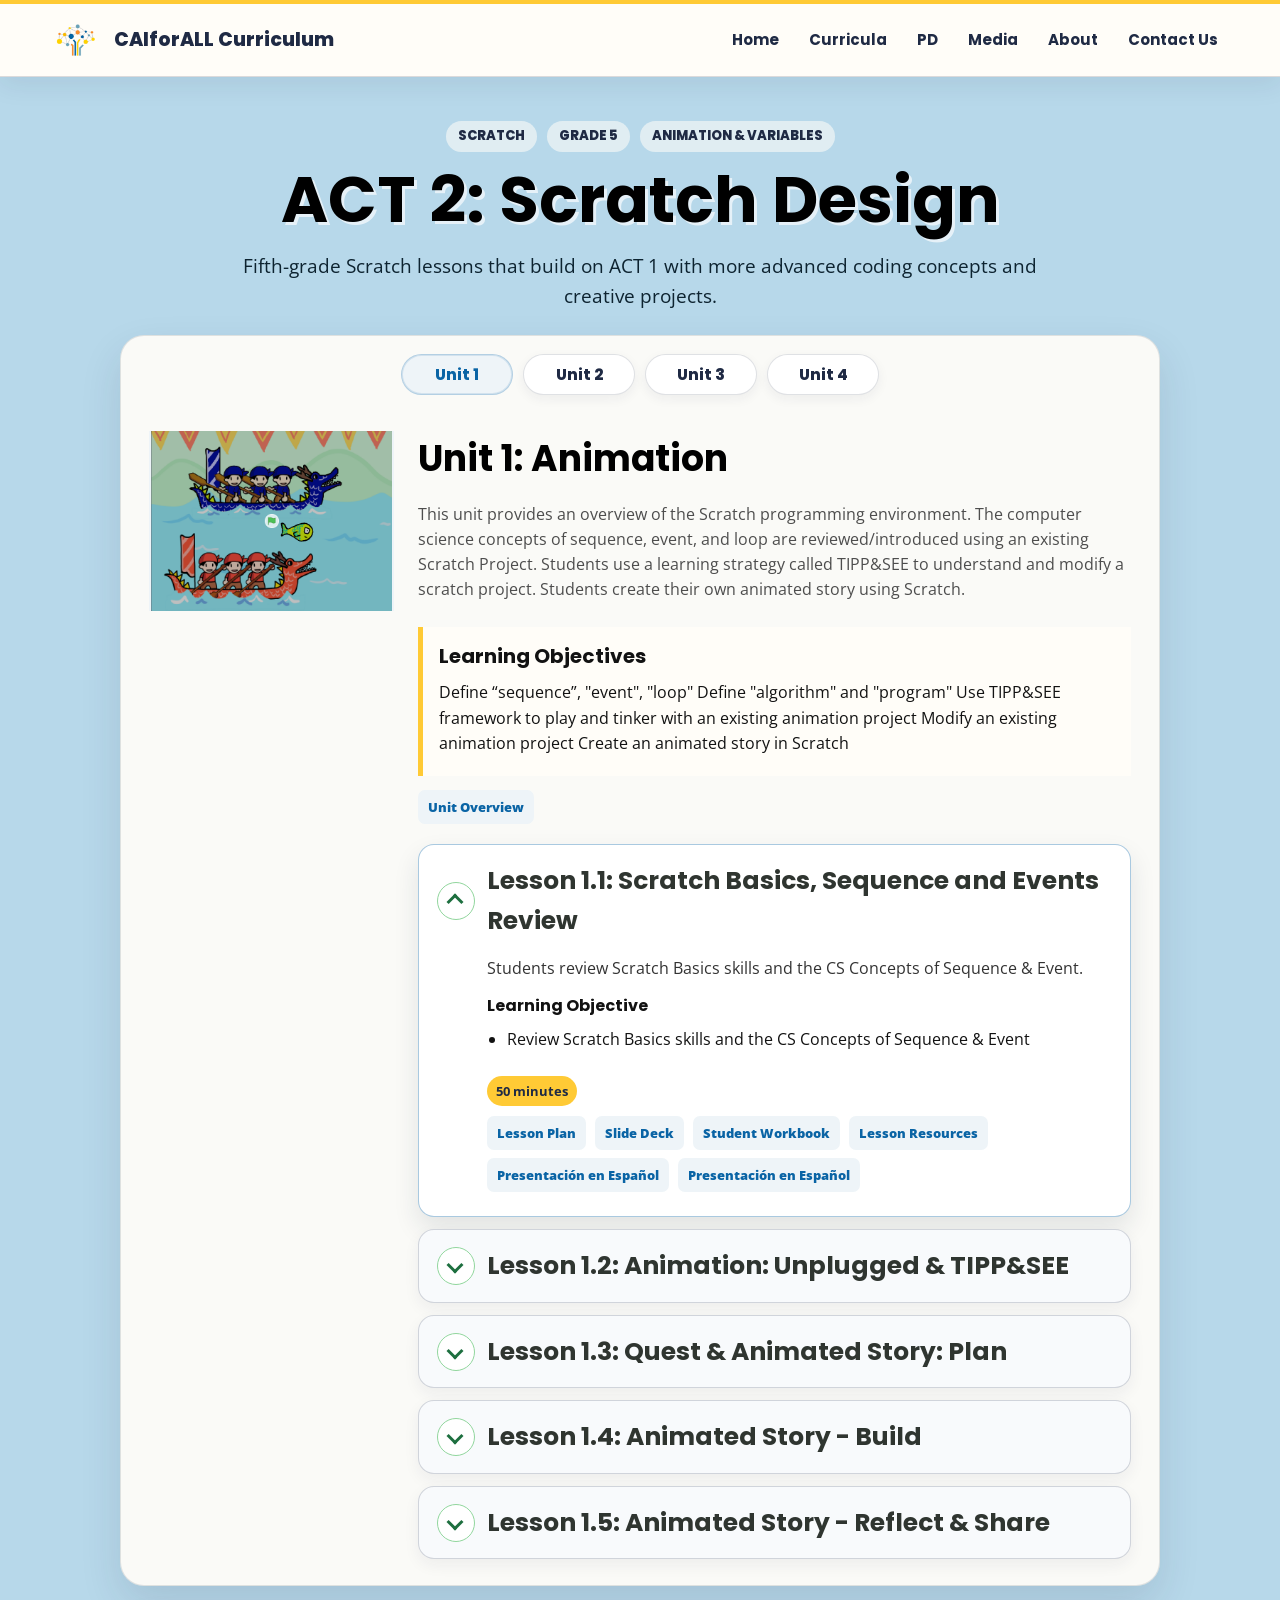
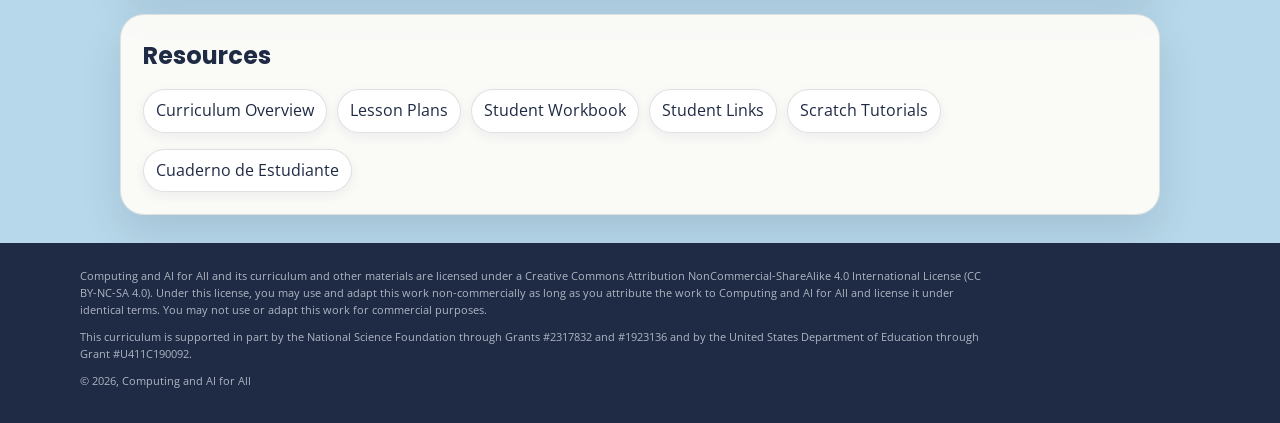
<file: act-2.html>
<!doctype html>
<html lang="en">
<head>
  <meta charset="utf-8">
  <meta name="viewport" content="width=device-width, initial-scale=1">
  <title>ACT 2: Scratch Design | Computing and AI for All Curriculum</title>
  <link rel="icon" href="favicon.ico?v=20260721-favicon" sizes="any">
  <link rel="icon" type="image/png" href="assets/favicon.png?v=20260721-favicon">
  <link rel="shortcut icon" href="favicon.ico?v=20260721-favicon">
  <link rel="stylesheet" href="assets/site.css?v=20260519-footer">
</head>
<body>

<header class="site-header">
  <div class="nav-inner">
    <a class="brand" href="https://www.computingandaiforall.org/"><img alt="" src="content/drive-image-library/site/logo.png"><span>CAIforALL Curriculum</span></a>
    <nav class="site-nav" aria-label="Site">
      <a href="index.html?v=20260519-footer">Home</a>
      <div class="dropdown">
        <button class="dropdown-toggle" type="button">Curricula</button>
        <div class="dropdown-menu"><a href="act-1.html?v=20260519-footer">ACT 1: Scratch Create</a>
<a href="act-2.html?v=20260519-footer">ACT 2: Scratch Design</a>
<a href="act-3.html?v=20260519-footer">ACT 3: Scratch Impact</a>
<a href="act-4.html?v=20260519-footer">Computing+AI</a>
<a href="ai-literacy.html?v=20260519-footer">AI Literacy</a>
<a href="science-inquiry-studio.html?v=20260519-footer">Science Inquiry Studio</a>
<a href="scratch-basics.html?v=20260519-footer">Scratch Basics</a></div>
      </div>
      <a href="pd.html?v=20260519-footer">PD</a>
      <a href="media.html?v=20260519-footer">Media</a>
      <div class="dropdown">
        <button class="dropdown-toggle" type="button">About</button>
        <div class="dropdown-menu"><a href="https://www.computingandaiforall.org/" target="_blank" rel="noopener">CAIforAll Project</a>
<a href="team.html?v=20260519-footer">Team &amp; Partners</a></div>
      </div>
      <a href="help.html?v=20260519-footer">Contact Us</a>
    </nav>
  </div>
</header>

<main>
  <div class="page-shell">
    <section class="curriculum-hero">
      <div class="hero-pills"><span>Scratch</span><span>Grade 5</span><span>Animation &amp; Variables</span></div>
      <h1>ACT 2: Scratch Design</h1>
      <p>Fifth-grade Scratch lessons that build on ACT 1 with more advanced coding concepts and creative projects.</p>
    </section>
    <section class="unit-browser curriculum-block" data-unit-browser>
      <div class="unit-tabs" role="tablist" aria-label="Curriculum units">
        <button class="unit-tab active" id="unit-tab-1" type="button" data-unit-target="unit-1" role="tab" aria-controls="unit-1" aria-selected="true">Unit 1</button><button class="unit-tab" id="unit-tab-2" type="button" data-unit-target="unit-2" role="tab" aria-controls="unit-2" aria-selected="false">Unit 2</button><button class="unit-tab" id="unit-tab-3" type="button" data-unit-target="unit-3" role="tab" aria-controls="unit-3" aria-selected="false">Unit 3</button><button class="unit-tab" id="unit-tab-4" type="button" data-unit-target="unit-4" role="tab" aria-controls="unit-4" aria-selected="false">Unit 4</button>
      </div>
      <div class="unit-panels">
        
<section class="unit-card unit-panel active" id="unit-1" role="tabpanel" aria-labelledby="unit-tab-1">
  <aside class="unit-media">
    <img src="content/drive-image-library/curricula/act2/units/unit-1-unit-1-animation.png" alt="Unit 1: Animation">
  </aside>
  <div class="unit-main">
    <h2>Unit 1: Animation</h2>
    <p class="unit-overview">This unit provides an overview of the Scratch programming environment. The computer science concepts of sequence, event, and loop are reviewed/introduced using an existing Scratch Project. Students use a learning strategy called TIPP&amp;SEE to understand and modify a scratch project. Students create their own animated story using Scratch.</p>
    <div class="unit-learning"><h3>Learning Objectives</h3><p>Define “sequence”, &quot;event&quot;, &quot;loop&quot; Define &quot;algorithm&quot; and &quot;program&quot; Use TIPP&amp;SEE framework to play and tinker with an existing animation project Modify an existing animation project Create an animated story in Scratch</p></div>
    <div class="unit-resource-row"><a class="resource-chip" href="https://docs.google.com/document/d/15cQ1I3cilStDw51A7EQIwKNl76YyeTzaXstCN_3PlR4/edit?usp=sharing" target="_blank" rel="noopener">Unit Overview</a></div>
    <div class="lessons">
<details class="lesson" open>
  <summary class="lesson-summary">Lesson 1.1: Scratch Basics, Sequence and Events Review</summary>
  <div class="lesson-body">
    <p class="lesson-description">Students review Scratch Basics skills and the CS Concepts of Sequence &amp; Event.</p>
    <div class="lesson-objectives"><h3>Learning Objective</h3><ul><li>Review Scratch Basics skills and the CS Concepts of Sequence &amp; Event</li></ul></div>
    <span class="duration">50 minutes</span>
    <div class="unit-resource-row"><a class="resource-chip" href="https://docs.google.com/document/d/1Y8x3MCyEVGhQ0AK_stVftlCz1vbSt8JmPQDvu2IRCeE/edit?usp=sharing" target="_blank" rel="noopener">Lesson Plan</a><a class="resource-chip" href="https://drive.google.com/file/d/1ZHRJ3tA138UZR8bPQsiVqyvdv4i8a3Ui/view?usp=sharing" target="_blank" rel="noopener">Slide Deck</a><a class="resource-chip" href="https://docs.google.com/presentation/d/1947FlvT-SwEb9e3Hd-JtiSQ-gL3DPuk6bNJ5AaE5bKg/edit?usp=sharing" target="_blank" rel="noopener">Student Workbook</a><a class="resource-chip" href="https://docs.google.com/document/d/18piTo7r0YOFyvKq3IhMsHgufW9LUbAA5h8SHoxtEmac/edit?usp=sharing" target="_blank" rel="noopener">Lesson Resources</a></div><div class="unit-resource-row spanish-resource-row"><a class="resource-chip" href="https://docs.google.com/presentation/d/1NEFFHDN2osxs7PztX-ES24JdfrUDGPkCCUnSZ_CI-2I/edit?usp=sharing" target="_blank" rel="noopener">Presentación en Español</a><a class="resource-chip" href="https://docs.google.com/presentation/d/1KcZiIHCUsi1O0peWXIphks0P2aXoVWRDhttWiTHwz7k/edit?usp=sharing" target="_blank" rel="noopener">Presentación en Español</a></div>
  </div>
</details>

<details class="lesson">
  <summary class="lesson-summary">Lesson 1.2: Animation: Unplugged &amp; TIPP&amp;SEE</summary>
  <div class="lesson-body">
    <p class="lesson-description">The concepts of Loop &amp; Animation are introduced through an unplugged “Flipbook” activity and by completing a TIPP&amp;SEE for an existing animation project.</p>
    <div class="lesson-objectives"><h3>Learning Objective</h3><ul><li>Explore Loop &amp; Animation through an unplugged “Flipbook” activity and by completing a TIPP&amp;SEE for an existing animation project</li></ul></div>
    <div class="unit-resource-row"><a class="resource-chip" href="https://docs.google.com/document/d/1g0Ekg51Dt3qr8oBYGpJ6ZxjkE902Jp58gUyZE3qMeAo/edit?usp=sharing" target="_blank" rel="noopener">Lesson Plan</a><a class="resource-chip" href="https://drive.google.com/file/d/1OlDqU1xZzLpnrxvAZ8KseuYgONUS0_Ma/view?usp=sharing" target="_blank" rel="noopener">Slide Deck</a><a class="resource-chip" href="https://docs.google.com/presentation/d/10evLm6BQyTNlMiqyskPbYyHFqZmVMeJk5ag85pSCIo8/edit?usp=sharing" target="_blank" rel="noopener">Student Workbook</a><a class="resource-chip" href="https://docs.google.com/document/d/1wEB7T8WyOBLGGDwwoUx653nKTrEPZTyuhnCmpevzGow/edit?usp=sharing" target="_blank" rel="noopener">Lesson Resources</a></div>
  </div>
</details>

<details class="lesson">
  <summary class="lesson-summary">Lesson 1.3: Quest &amp; Animated Story: Plan</summary>
  <div class="lesson-body">
    <p class="lesson-description">Students modify an existing project by adding and changing repeat loops to complete a “Quest.” Students also think through how Animation works as they plan their Animation Story Project.</p>
    <div class="lesson-objectives"><h3>Learning Objective</h3><ul><li>Modify an existing project by adding and changing repeat loops to complete a “Quest.” Also think through how Animation works as they plan their Animation Story Project</li></ul></div>
    <span class="duration">50 minutes</span>
    <div class="unit-resource-row"><a class="resource-chip" href="https://docs.google.com/document/d/1_1HEGz5FgC6AtyS7DjR0aGbB1qwdPqCdp7c_U6QSaJ4/edit?usp=sharing" target="_blank" rel="noopener">Lesson Plan</a><a class="resource-chip" href="https://docs.google.com/presentation/d/1D1Ualbx39iWViCHrWTH_NoWHsb1MeJF4S_LWZtgFmVI/edit?usp=sharing" target="_blank" rel="noopener">Slide Deck</a><a class="resource-chip" href="https://docs.google.com/presentation/d/1s25xFYYiNA7dhzB6_pXz5eH2wSgyc9sr-WkHfhYci64/edit?usp=sharing" target="_blank" rel="noopener">Student Workbook</a><a class="resource-chip" href="https://docs.google.com/document/d/1I5OVdvg1Z4_Fn40O5cyGZKX5sDQxcAP0cjB6UXCzvdo/edit?usp=sharing" target="_blank" rel="noopener">Lesson Resources</a></div><div class="unit-resource-row spanish-resource-row"><a class="resource-chip" href="https://docs.google.com/presentation/d/1qxfXUbcGQ8N2o7F83CUt3P3KBt7-BXAmUazHC4j5i-w/edit?usp=sharing" target="_blank" rel="noopener">Presentación en Español</a></div>
  </div>
</details>

<details class="lesson">
  <summary class="lesson-summary">Lesson 1.4: Animated Story - Build</summary>
  <div class="lesson-body">
    <p class="lesson-description">Students build their Animation Story Project.</p>
    <div class="lesson-objectives"><h3>Learning Objective</h3><ul><li>Build their Animation Story Project</li></ul></div>
    <span class="duration">50 minutes</span>
    <div class="unit-resource-row"><a class="resource-chip" href="https://docs.google.com/document/d/1Zn21Tse6MLI0oUuvF_veHSqwYu_3lAmQLodxiKDSf_4/edit?usp=sharing" target="_blank" rel="noopener">Lesson Plan</a><a class="resource-chip" href="https://drive.google.com/file/d/1Frx9eRR4HejehwW3BVMiEhYaJ0TobV59/view?usp=sharing" target="_blank" rel="noopener">Slide Deck</a><a class="resource-chip" href="https://docs.google.com/presentation/d/1tUqEQpGadSsln-AW--SEhZDbUXUUzjZ_lASHdfbOnwk/edit?usp=sharing" target="_blank" rel="noopener">Student Workbook</a><a class="resource-chip" href="https://docs.google.com/document/d/1ciOdIeHYUGXEUb_YclbMFdWE4QE4C7kyS7BeP3YvSA8/edit?usp=sharing" target="_blank" rel="noopener">Lesson Resources</a></div><div class="unit-resource-row spanish-resource-row"><a class="resource-chip" href="https://docs.google.com/presentation/d/1xGs1snkednoKmXYJCPQuuglfzGrMnYhV9_gFXLsrmws/edit?usp=sharing" target="_blank" rel="noopener">Presentación en Español</a></div>
  </div>
</details>

<details class="lesson">
  <summary class="lesson-summary">Lesson 1.5: Animated Story - Reflect &amp; Share</summary>
  <div class="lesson-body">
    <p class="lesson-description">Students reflect on their own Animation Story Project, then share their project with partners.</p>
    <div class="lesson-objectives"><h3>Learning Objective</h3><ul><li>On their own Animation Story Project, then share their project with partners</li></ul></div>
    <span class="duration">50 minutes</span>
    <div class="unit-resource-row"><a class="resource-chip" href="https://docs.google.com/document/d/1ju23v2gPhaf209CaNg26gujm-a6MNEfo2xCXiStaSBI/edit?usp=sharing" target="_blank" rel="noopener">Lesson Plan</a><a class="resource-chip" href="https://drive.google.com/file/d/1x8t9Z3YpG-S31NHdrAoCIZXG3grjPMvO/view?usp=sharing" target="_blank" rel="noopener">Slide Deck</a><a class="resource-chip" href="https://docs.google.com/presentation/d/12rp8IducBrj0KqR5l-ylWsm3WUEndzQ9ohO6OJlT264/edit?usp=sharing" target="_blank" rel="noopener">Student Workbook</a><a class="resource-chip" href="https://docs.google.com/document/d/1LeJ7QazTz73DGwFEs_LkVUJcpcG1WwcxqRoP-RWsX2E/edit?usp=sharing" target="_blank" rel="noopener">Lesson Resources</a></div><div class="unit-resource-row spanish-resource-row"><a class="resource-chip" href="https://docs.google.com/presentation/d/1ZBHZlyyJmCgGYWmB3wL4QdHFobsM28btRPPoRTPtSOk/edit?usp=sharing" target="_blank" rel="noopener">Presentación en Español</a></div>
  </div>
</details>
</div>
  </div>
</section>

<section class="unit-card unit-panel" id="unit-2" role="tabpanel" aria-labelledby="unit-tab-2" hidden>
  <aside class="unit-media">
    <img src="content/drive-image-library/curricula/act2/units/unit-2-unit-2-loops-with-conditions.png" alt="Unit 2: Loops with Conditions">
  </aside>
  <div class="unit-main">
    <h2>Unit 2: Loops with Conditions</h2>
    <p class="unit-overview">In this unit, students learn about loops with conditions that can be used to initiate the actions of a sprite. When a condition is true, a sprite will run certain actions. Conditions can change, which will initiate or stop the running of actions in a program. Students learn by playing Twister Maze, an unplugged, interactive game to introduce the use of loops with conditions in block-based programming. Students then modify a project to explore the actions of a sprite when certain conditions are true....</p>
    <div class="unit-learning"><h3>Learning Objectives</h3><p>Define “condition&quot;, &quot;loops with conditions&quot; and &quot;sensing&quot; Understand that conditions can be true or false and what this represents in a program Create scripts with multiple conditions that initiate different actions Share projects and provide constructive feedback</p></div>
    <div class="unit-resource-row"><a class="resource-chip" href="https://docs.google.com/document/d/1Bvc5E-xK8iz9dt6bQY1ebshLliSDIZz9MoJ_r0faVkI/edit?usp=sharing" target="_blank" rel="noopener">Unit Overview</a></div>
    <div class="lessons">
<details class="lesson" open>
  <summary class="lesson-summary">Lesson 2.1: Intro to Loops with Conditions</summary>
  <div class="lesson-body">
    <p class="lesson-description">Students explore the computer science concept of Loops with Conditions and will play an unplugged, hands-on activity.</p>
    <div class="lesson-objectives"><h3>Learning Objective</h3><ul><li>Introduce the computer science concept of Loops with Conditions and play an unplugged, hands-on activity</li></ul></div>
    <span class="duration">50 minutes</span>
    <div class="unit-resource-row"><a class="resource-chip" href="https://docs.google.com/document/d/1kY_s8odulLUKHkCD9R9_pFRpGjUqJbGF78dMes_BOLo/edit?usp=sharing" target="_blank" rel="noopener">Lesson Plan</a><a class="resource-chip" href="https://drive.google.com/file/d/1CS8Zp1mUa0K_YQdp0n8E120asd7uLmWS/view?usp=sharing" target="_blank" rel="noopener">Slide Deck</a><a class="resource-chip" href="https://docs.google.com/presentation/d/1Q089qFKp_f6Qq1PyjOeetGUzYbBQGPSB2G6L-4dYfFY/edit?usp=sharing" target="_blank" rel="noopener">Student Workbook</a><a class="resource-chip" href="https://docs.google.com/document/d/1kQ7upwkRVopZr6Y2tjI5ZVstACgl71936uOOVumAYQ4/edit?usp=sharing" target="_blank" rel="noopener">Lesson Resources</a></div><div class="unit-resource-row spanish-resource-row"><a class="resource-chip" href="https://docs.google.com/presentation/d/1gEVLbi5izJI3dfGY240Wrr4HdScsrYOMIrI-fi9Ci9A/edit?usp=sharing" target="_blank" rel="noopener">Presentación en Español</a></div>
  </div>
</details>

<details class="lesson">
  <summary class="lesson-summary">Lesson 2.2: Exploring Loops with Conditions</summary>
  <div class="lesson-body">
    <p class="lesson-description">Students explore a Scratch Project to identify how Loops with Conditions work and the types of sensing conditions that are used in loops.</p>
    <div class="lesson-objectives"><h3>Learning Objective</h3><ul><li>Explore a Scratch project to identify how Loops with Conditions work and the types of sensing conditions that are used in loops</li></ul></div>
    <span class="duration">40 minutes</span>
    <div class="unit-resource-row"><a class="resource-chip" href="https://docs.google.com/document/d/1_fBF9vDs_kbWZvc7x5jLbZIJ3KBfTondgrIuDaZcMXU/edit?usp=sharing" target="_blank" rel="noopener">Lesson Plan</a><a class="resource-chip" href="https://drive.google.com/file/d/1eE3Y3yCrrYxVcUgm8nxGDf8Q9_41Qadi/view?usp=sharing" target="_blank" rel="noopener">Slide Deck</a><a class="resource-chip" href="https://docs.google.com/presentation/d/1QavOPHf5FBuctimR9mUOwq7U2jT0ORDUP2FF8xbKCJc/edit?usp=sharing" target="_blank" rel="noopener">Student Workbook</a><a class="resource-chip" href="https://docs.google.com/document/d/15Wckx6l0Zh4QskmQgGrOUlgVBIGQyE7oQHKjh1oB4iA/edit?usp=sharing" target="_blank" rel="noopener">Lesson Resources</a></div><div class="unit-resource-row spanish-resource-row"><a class="resource-chip" href="https://docs.google.com/presentation/d/19Als9lHZpOYbeUKuCsFcrUAagbO7R6hsjKpjNb5mmIw/edit?usp=sharing" target="_blank" rel="noopener">Presentación en Español</a></div>
  </div>
</details>

<details class="lesson">
  <summary class="lesson-summary">Lesson 2.3: Loops with Conditions: Quest &amp; Plan</summary>
  <div class="lesson-body">
    <p class="lesson-description">Students modify an existing project and plan a new project using loops with conditions.</p>
    <div class="lesson-objectives"><h3>Learning Objective</h3><ul><li>An existing project and plan a new project using loops with conditions</li></ul></div>
    <span class="duration">50 minutes</span>
    <div class="unit-resource-row"><a class="resource-chip" href="https://docs.google.com/document/d/1ykHteKAISYYKH11vF3c0nFToSCYilytboft03TX5rVw/edit?usp=sharing" target="_blank" rel="noopener">Lesson Plan</a><a class="resource-chip" href="https://drive.google.com/file/d/1HF3umAPriuPN96Xb0LcFJz3x261SBInG/view?usp=sharing" target="_blank" rel="noopener">Slide Deck</a><a class="resource-chip" href="https://docs.google.com/presentation/d/1Q4q725l1eMogDdxTT7IcFuPgbwX7DbCF2a14Unl2NfM/edit?usp=sharing" target="_blank" rel="noopener">Student Workbook</a><a class="resource-chip" href="https://docs.google.com/document/d/1zUWcwUh49k21k5oAx07hTjiMA_zboJCVVcfoStRAvGY/edit?usp=sharing" target="_blank" rel="noopener">Lesson Resources</a></div><div class="unit-resource-row spanish-resource-row"><a class="resource-chip" href="https://docs.google.com/presentation/d/1w6h_T7QOmYRtEWEUrccyT1OTkFh6sXWtirdiEhXHL84/edit?usp=sharing" target="_blank" rel="noopener">Presentación en Español</a></div>
  </div>
</details>

<details class="lesson">
  <summary class="lesson-summary">Lesson 2.4: Loops with Conditions: Build Project</summary>
  <div class="lesson-body">
    <p class="lesson-description">Students complete a Debugging Challenge and build their new loops with conditions project.</p>
    <div class="lesson-objectives"><h3>Learning Objective</h3><ul><li>A Debugging Challenge and build their new loops with conditions project</li></ul></div>
    <span class="duration">50 minutes</span>
    <div class="unit-resource-row"><a class="resource-chip" href="https://docs.google.com/document/d/15sJ4t7vNEtWY65Vn9ZTHz1wN9p_DxUek2lKqMGvpDq8/edit?usp=sharing" target="_blank" rel="noopener">Lesson Plan</a><a class="resource-chip" href="https://drive.google.com/file/d/1z-eSL0bONVYGHZXMNl6Tgp5XiZK_8cRL/view?usp=sharing" target="_blank" rel="noopener">Slide Deck</a><a class="resource-chip" href="https://docs.google.com/presentation/d/1kRAEl8cunwcUq5IeIKzpAl_m3-TRpUGNdUpRhFknFkg/edit?usp=sharing" target="_blank" rel="noopener">Student Workbook</a><a class="resource-chip" href="https://docs.google.com/document/d/1nk3opu37oWwa8dCYcr_NW230OFupmNnaUnkyne_f2hQ/edit?usp=sharing" target="_blank" rel="noopener">Lesson Resources</a></div><div class="unit-resource-row spanish-resource-row"><a class="resource-chip" href="https://docs.google.com/presentation/d/1V2Q9bTUCuhdusYUA6PrjsdMobEFjI9OtZ6HTeDu3wp8/edit?usp=sharing" target="_blank" rel="noopener">Presentación en Español</a></div>
  </div>
</details>

<details class="lesson">
  <summary class="lesson-summary">Lesson 2.5: Loops with Conditions: Reflect and Share</summary>
  <div class="lesson-body">
    <p class="lesson-description">Students reflect on their own projects, then share their projects with a partner/class. Students learn about a Memorable Computer Scientist.</p>
    <div class="lesson-objectives"><h3>Learning Objectives</h3><ul><li>On their own projects, then share their projects with a partner/class</li><li>About a Memorable Computer Scientist</li></ul></div>
    <span class="duration">50 minutes</span>
    <div class="unit-resource-row"><a class="resource-chip" href="https://docs.google.com/document/d/1vwygb4u4kN1OfXcmqyEOH7og3QAeW7wD-6wcHMF-DcU/edit?usp=sharing" target="_blank" rel="noopener">Lesson Plan</a><a class="resource-chip" href="https://drive.google.com/file/d/1FSBD-nLxIaO0b2_6QNVIJn2hTPsDz-jZ/view?usp=sharing" target="_blank" rel="noopener">Slide Deck</a><a class="resource-chip" href="https://docs.google.com/presentation/d/1n1r_6U2utgqVMz_hrN4Ib1KOxvxEBVixpnXsnlY_6hg/edit?usp=sharing" target="_blank" rel="noopener">Student Workbook</a><a class="resource-chip" href="https://docs.google.com/document/d/1Wm6F3Vs37rKHQvbZNHYHglEv7QedVzo3zDFXQI8BUr4/edit?usp=sharing" target="_blank" rel="noopener">Lesson Resources</a></div><div class="unit-resource-row spanish-resource-row"><a class="resource-chip" href="https://docs.google.com/presentation/d/1xKIqBGrCo4jmegOuNQNi4XCSyWP-aMspMAwlKaGtyz4/edit?usp=sharing" target="_blank" rel="noopener">Presentación en Español</a></div>
  </div>
</details>
</div>
  </div>
</section>

<section class="unit-card unit-panel" id="unit-3" role="tabpanel" aria-labelledby="unit-tab-3" hidden>
  <aside class="unit-media">
    <img src="content/drive-image-library/curricula/act2/units/unit-3-unit-3-parallelism-and-synchronization.png" alt="Unit 3: Parallelism and Synchronization">
  </aside>
  <div class="unit-main">
    <h2>Unit 3: Parallelism and Synchronization</h2>
    <p class="unit-overview">Parallelism occurs when sets of instructions, for two or more sprites, run at the same time. Synchronization occurs when coordinating the back and forth actions between 2 or more sprites. In this module, students learn to synchronize the actions of 2 sprites by using wait blocks to set the timing of the scripts. Students also learn how to run parallel scripts for 2 sprites by creating scripts that start with the same event block. Students learn by modifying an existing project, then building their own project.</p>
    <div class="unit-learning"><h3>Learning Objectives</h3><p>Define &quot;Parallelism&quot; Define &quot;Synchronization&quot; Write scripts that run parallel by using the same event block Write scripts that coordinate actions between 2 sprites</p></div>
    <div class="unit-resource-row"><a class="resource-chip" href="https://docs.google.com/document/d/1iSOuHKQLRh-N8ZUmJ7oYEx5cshnmvwOrqeeNbCWpDVs/edit?usp=sharing" target="_blank" rel="noopener">Unit Overview</a></div>
    <div class="lessons">
<details class="lesson" open>
  <summary class="lesson-summary">Lesson 3.1: Exploring Parallelism with TIPP&amp;SEE</summary>
  <div class="lesson-body">
    <p class="lesson-description">Students explore the concept of parallelism by participating in an unplugged class activity and by completing a TIPP&amp;SEE for an existing project.</p>
    <div class="lesson-objectives"><h3>Learning Objective</h3><ul><li>Introduce the concept of parallelism by participating in an unplugged class activity and by completing a TIPP&amp;SEE for an existing project</li></ul></div>
    <span class="duration">50 minutes</span>
    <div class="unit-resource-row"><a class="resource-chip" href="https://docs.google.com/document/d/1MC9j8gmZ-TJXg92O_AZQs5Fg9hXgbJZze3ow1OB4eBE/edit?usp=sharing" target="_blank" rel="noopener">Lesson Plan</a><a class="resource-chip" href="https://drive.google.com/file/d/14WzN1vu0Fj0C_lRBdRjs0jDJpHv5jNb_/view?usp=sharing" target="_blank" rel="noopener">Slide Deck</a><a class="resource-chip" href="https://docs.google.com/presentation/d/1rkJheRuNeVdJZWGEJr372M3sYYWdP9f6k_zacvue2c8/edit?usp=sharing" target="_blank" rel="noopener">Student Workbook</a><a class="resource-chip" href="https://docs.google.com/document/d/1K9qBNkEq93HmOuAceBm1DrwOUHXB0fh3OT1i5yMDFeI/edit?usp=sharing" target="_blank" rel="noopener">Lesson Resources</a></div><div class="unit-resource-row spanish-resource-row"><a class="resource-chip" href="https://docs.google.com/presentation/d/1euQx8NCjVy04JG5XFkv8a_5fXitXXtTBYnAh8ZPGZOY/edit?slide=id.g74591ea4aa_0_0#slide=id.g74591ea4aa_0_0" target="_blank" rel="noopener">Presentación en Español</a></div>
  </div>
</details>

<details class="lesson">
  <summary class="lesson-summary">Lesson 3.2: Exploring Synchronization with TIPP&amp;SEE</summary>
  <div class="lesson-body">
    <p class="lesson-description">Students explore the concept of synchronization by participating in an unplugged class activity and by completing a TIPP&amp;SEE for an existing project.</p>
    <div class="lesson-objectives"><h3>Learning Objective</h3><ul><li>Introduce the concept of synchronization by participating in an unplugged class activity and by completing a TIPP&amp;SEE for an existing project</li></ul></div>
    <span class="duration">50 minutes</span>
    <div class="unit-resource-row"><a class="resource-chip" href="https://docs.google.com/document/d/1zdRwIio4qNW2XLor7YPlfQ1tdWAI440AduHMoU1q9Go/edit?usp=sharing" target="_blank" rel="noopener">Lesson Plan</a><a class="resource-chip" href="https://drive.google.com/file/d/1edXTeJizrcQZ1pT6lnLdAgiKlFyug3-C/view?usp=sharing" target="_blank" rel="noopener">Slide Deck</a><a class="resource-chip" href="https://docs.google.com/presentation/d/13CGqxfc2mT2JweUtG0RD53ej9za5laDuGeQBBK0B6wo/edit?usp=sharing" target="_blank" rel="noopener">Student Workbook</a><a class="resource-chip" href="https://docs.google.com/document/d/1qtFvFHWLg5a-iVDDIP3PcDrhYWkWYjPKMKQTm8GcgDg/edit?usp=sharing" target="_blank" rel="noopener">Lesson Resources</a></div><div class="unit-resource-row spanish-resource-row"><a class="resource-chip" href="https://docs.google.com/presentation/d/1Jez86_iy1FoRV-7xAZSOROF6poutsG6IS80STdR1rKk/edit?slide=id.g74591ea4aa_0_0#slide=id.g74591ea4aa_0_0" target="_blank" rel="noopener">Presentación en Español</a></div>
  </div>
</details>

<details class="lesson">
  <summary class="lesson-summary">Lesson 3.3: Parallelism &amp; Synchronization: Quest &amp; Plan</summary>
  <div class="lesson-body">
    <p class="lesson-description">First, students modify the parallel path/synchronization existing project. Then, students plan for a new open-ended project that uses parallelism and synchronization.</p>
    <div class="lesson-objectives"><h3>Learning Objectives</h3><ul><li>First, modify the parallel path/synchronization existing project</li><li>Then, plan for a new open-ended project that uses parallelism and synchronization</li></ul></div>
    <span class="duration">50 minutes</span>
    <div class="unit-resource-row"><a class="resource-chip" href="https://docs.google.com/document/d/1FgXld5e3wITLW8WratR3U1bEAdlPSEeS8Ax29_PLVVc/edit?usp=sharing" target="_blank" rel="noopener">Lesson Plan</a><a class="resource-chip" href="https://drive.google.com/file/d/192Xmzk1burzxwnAgPfEfBFs6CHRSQmrH/view?usp=sharing" target="_blank" rel="noopener">Slide Deck</a><a class="resource-chip" href="https://docs.google.com/presentation/d/1Ivj75bFZJQeJfxP7hUnK_guT6nlmrCUdHRCo8J_HMIU/edit?usp=sharing" target="_blank" rel="noopener">Student Workbook</a><a class="resource-chip" href="https://docs.google.com/document/d/14M3GF4-nX_Ip3dpqRpUT-nJ3UF_5ATNsswF2ewZpybI/edit?usp=sharing" target="_blank" rel="noopener">Lesson Resources</a></div><div class="unit-resource-row spanish-resource-row"><a class="resource-chip" href="https://docs.google.com/presentation/d/17E6_hAHoD-9Ny76RvxTBqkABfuMT3YmqBEkGDfZ4y7c/edit?slide=id.g74591ea4aa_0_0#slide=id.g74591ea4aa_0_0" target="_blank" rel="noopener">Presentación en Español</a></div>
  </div>
</details>

<details class="lesson">
  <summary class="lesson-summary">Lesson 3.4: Parallelism &amp; Synchronization: Build</summary>
  <div class="lesson-body">
    <p class="lesson-description">Students use their planning guides to build their project in Scratch. The project focuses on using parallelism &amp; synchronization.</p>
    <div class="lesson-objectives"><h3>Learning Objectives</h3><ul><li>Use their planning guides to build their project in Scratch</li><li>The project focuses on using parallelism &amp; synchronization</li></ul></div>
    <span class="duration">50 minutes</span>
    <div class="unit-resource-row"><a class="resource-chip" href="https://docs.google.com/document/d/1nQWLc1B8RLsXiF_v7_WrsZSt-VWPFOhdcZ5hBFMZCiA/edit?usp=sharing" target="_blank" rel="noopener">Lesson Plan</a><a class="resource-chip" href="https://drive.google.com/file/d/1TdsLYRxMnEF4NVH2uDHoga8CqxU0nFQO/view?usp=sharing" target="_blank" rel="noopener">Slide Deck</a><a class="resource-chip" href="https://docs.google.com/presentation/d/1Wg0_9G8uVqyfMQYNkv9RuzRzQtovf_PkAKzo0NN-2mA/edit?usp=sharing" target="_blank" rel="noopener">Student Workbook</a><a class="resource-chip" href="https://docs.google.com/document/d/1lZy2XuDuWHAvs2W-v-4HhZxQgWkOQN0P7deF9rMFPwY/edit?usp=sharing" target="_blank" rel="noopener">Lesson Resources</a></div><div class="unit-resource-row spanish-resource-row"><a class="resource-chip" href="https://docs.google.com/presentation/d/1Rz9jR5wXwbghdZfJ2j3zx2MGKKABFn2BjForyIf6PBE/edit?slide=id.g74591ea4aa_0_0#slide=id.g74591ea4aa_0_0" target="_blank" rel="noopener">Presentación en Español</a></div>
  </div>
</details>

<details class="lesson">
  <summary class="lesson-summary">Lesson 3.5: Parallelism &amp; Synchronization: Share &amp; Reflect</summary>
  <div class="lesson-body">
    <p class="lesson-description">Students reflect on their own projects, then share their projects with a partner.</p>
    <div class="lesson-objectives"><h3>Learning Objective</h3><ul><li>On their own projects, then share their projects with a partner</li></ul></div>
    <span class="duration">50 minutes</span>
    <div class="unit-resource-row"><a class="resource-chip" href="https://docs.google.com/document/d/1ZIGJSBKPWOlDw__TtVrhttqvDiy_7sq_Rkq3OpgmhtQ/edit?usp=sharing" target="_blank" rel="noopener">Lesson Plan</a><a class="resource-chip" href="https://drive.google.com/file/d/1BsPkqudP0RH-VOaGhWkrbzEOnHhl2lHp/view?usp=sharing" target="_blank" rel="noopener">Slide Deck</a><a class="resource-chip" href="https://docs.google.com/presentation/d/1k8xoZMeVa27p5HmlIg-Y6RhRQpLFjOsmRk0tkdhubd4/edit?usp=sharing" target="_blank" rel="noopener">Student Workbook</a><a class="resource-chip" href="https://docs.google.com/document/d/1tzgl5eWDBldFLa93BeIPZkkaTZQl17IXr-AzjnbEloo/edit?usp=sharing" target="_blank" rel="noopener">Lesson Resources</a></div><div class="unit-resource-row spanish-resource-row"><a class="resource-chip" href="https://docs.google.com/presentation/d/1rBNR9vQ09XgUiq_G2_UIrwmi7hZiBm_iHz_5hdVJ2mI/edit?slide=id.g36931609232_3_45#slide=id.g36931609232_3_45" target="_blank" rel="noopener">Presentación en Español</a></div>
  </div>
</details>
</div>
  </div>
</section>

<section class="unit-card unit-panel" id="unit-4" role="tabpanel" aria-labelledby="unit-tab-4" hidden>
  <aside class="unit-media">
    <img src="content/drive-image-library/curricula/act2/units/unit-4-unit-4-variables.png" alt="Unit 4: Variables">
  </aside>
  <div class="unit-main">
    <h2>Unit 4: Variables</h2>
    <p class="unit-overview">A variable is used to store information in a computer program. This information can then be used in different parts of a program. In this module, students explore the concept of variables through examples, discussion, and playing the unplugged VARIO card game. Students interact with the concept by exploring an existing project and modifying it. Finally, with a partner, they plan and build their own game with variables in Scratch.</p>
    <div class="unit-learning"><h3>Learning Objectives</h3><p>Define &quot;Variables&quot; Create a variable and use it in a program Use a variable in a loop with conditions to detect when the condition is true Share projects and provide constructive feedback</p></div>
    <div class="unit-resource-row"><a class="resource-chip" href="https://docs.google.com/document/d/1S7HH7N6zdpDmG0sQof837Sun4Bs_0w2SXcYS2Ppmcbk/edit?usp=sharing" target="_blank" rel="noopener">Unit Overview</a></div>
    <div class="lessons">
<details class="lesson" open>
  <summary class="lesson-summary">Lesson 4.1: Intro to Variables</summary>
  <div class="lesson-body">
    <p class="lesson-description">Students explore the concept of variables through the VARIO unplugged card game.</p>
    <div class="lesson-objectives"><h3>Learning Objective</h3><ul><li>Explore variables through the VARIO unplugged card game</li></ul></div>
    <span class="duration">50 minutes</span>
    <div class="unit-resource-row"><a class="resource-chip" href="https://docs.google.com/document/d/1pQ9Ib4TKf6edrrjbH9pTuonZBJpPNxlknF8kb6HLmJ8/edit?usp=sharing" target="_blank" rel="noopener">Lesson Plan</a><a class="resource-chip" href="https://drive.google.com/file/d/13nnJBO_WC0mWcod7LV4Lok9r6PyB-byF/view?usp=sharing" target="_blank" rel="noopener">Slide Deck</a><a class="resource-chip" href="https://docs.google.com/presentation/d/1e_88G7wFfliT4KCSFL_13ZOTDTQN0PxFOPvsVE11Fbw/edit?usp=sharing" target="_blank" rel="noopener">Student Workbook</a><a class="resource-chip" href="https://docs.google.com/document/d/1kyb3fHcKkZwOx-fVMtmdbGCEZzPXeCBxbHbk_rcsdqY/edit?usp=sharing" target="_blank" rel="noopener">Lesson Resources</a></div><div class="unit-resource-row spanish-resource-row"><a class="resource-chip" href="https://docs.google.com/presentation/d/1iB8WEOTUtvPjkrwbmofc88cgrxBf5cgdTOz1mRIyq8M/edit?slide=id.g8d6df723ea_0_0#slide=id.g8d6df723ea_0_0" target="_blank" rel="noopener">Presentación en Español</a></div>
  </div>
</details>

<details class="lesson">
  <summary class="lesson-summary">Lesson 4.2: Exploring Variables with TIPP&amp;SEE</summary>
  <div class="lesson-body">
    <p class="lesson-description">Students explore a Scratch project to understand the variables concept in context using a TIPP&amp;SEE activity.</p>
    <div class="lesson-objectives"><h3>Learning Objective</h3><ul><li>Explore a Scratch project to understand the variables concept in context using a TIPP&amp;SEE activity</li></ul></div>
    <span class="duration">50 minutes</span>
    <div class="unit-resource-row"><a class="resource-chip" href="https://docs.google.com/document/d/1PCGnLvYqLcHljWgcn6c30C3LpRq2ZMC3zWV6homOdCU/edit?usp=sharing" target="_blank" rel="noopener">Lesson Plan</a><a class="resource-chip" href="https://drive.google.com/file/d/1xjuonmDWjYgTV9DsPZniwOVhfcIzEHQx/view?usp=sharing" target="_blank" rel="noopener">Slide Deck</a><a class="resource-chip" href="https://docs.google.com/presentation/d/1insP7VMEHMu0mc57uUdaS-5HnXHhUrj58uI-OEe4Vfc/edit?usp=sharing" target="_blank" rel="noopener">Student Workbook</a><a class="resource-chip" href="https://docs.google.com/document/d/1y4WI3KqhBmpGovAF3Ig6-mL3ZoLyxDAyUPDwesZZly4/edit?usp=sharing" target="_blank" rel="noopener">Lesson Resources</a></div><div class="unit-resource-row spanish-resource-row"><a class="resource-chip" href="https://docs.google.com/presentation/d/1ZC35AA9_hQgpbd2ZEGprRsvfWoHrpMI3zJUhqLZRSAY/edit?slide=id.g74591ea4aa_0_0#slide=id.g74591ea4aa_0_0" target="_blank" rel="noopener">Presentación en Español</a></div>
  </div>
</details>

<details class="lesson">
  <summary class="lesson-summary">Lesson 4.3: Variables: Quest &amp; Plan</summary>
  <div class="lesson-body">
    <p class="lesson-description">Students modify an existing project and then work in pairs to plan a new project using variables.</p>
    <div class="lesson-objectives"><h3>Learning Objective</h3><ul><li>An existing project and then work in pairs to plan a new project using variables</li></ul></div>
    <span class="duration">50 minutes</span>
    <div class="unit-resource-row"><a class="resource-chip" href="https://docs.google.com/document/d/1UtHst0ThVseVyCauO-avXsPSoiKHVn8fNV6qnrMtQ8M/edit?usp=sharing" target="_blank" rel="noopener">Lesson Plan</a><a class="resource-chip" href="https://drive.google.com/file/d/1A-nTYA2QzJEsQXh0kYwQlsg6ehskG7DL/view?usp=sharing" target="_blank" rel="noopener">Slide Deck</a><a class="resource-chip" href="https://docs.google.com/presentation/d/1060Q4kAJlg3c8IABqTBOc8hHmPitbODt6Eh1FyOR7KE/edit?usp=sharing" target="_blank" rel="noopener">Student Workbook</a><a class="resource-chip" href="https://docs.google.com/document/d/1Mk8crX-OVMbwpp3RbDv76YoWhTQy95qMHtOvnEn8mFg/edit?usp=sharing" target="_blank" rel="noopener">Lesson Resources</a></div><div class="unit-resource-row spanish-resource-row"><a class="resource-chip" href="https://docs.google.com/presentation/d/1tQmaaujsxxyq-gH7Erk-tNqEcjY1vxb9GSaSzpO-3oI/edit?slide=id.g74591ea4aa_0_0#slide=id.g74591ea4aa_0_0" target="_blank" rel="noopener">Presentación en Español</a></div>
  </div>
</details>

<details class="lesson">
  <summary class="lesson-summary">Lesson 4.4: Variables: Build</summary>
  <div class="lesson-body">
    <p class="lesson-description">Students complete a Debugging Challenge and build their new game with variables project.</p>
    <div class="lesson-objectives"><h3>Learning Objective</h3><ul><li>A Debugging Challenge and build their new game with variables project</li></ul></div>
    <span class="duration">50 minutes</span>
    <div class="unit-resource-row"><a class="resource-chip" href="https://docs.google.com/document/d/1x-NAB5D3I5dUwp8fGbNQY-SBd3AXNMvLHKPsDD2vPyQ/edit?usp=sharing" target="_blank" rel="noopener">Lesson Plan</a><a class="resource-chip" href="https://drive.google.com/file/d/1iOX_8z2KHWujYuWcRcbCC6sKyJn8vNaR/view?usp=sharing" target="_blank" rel="noopener">Slide Deck</a><a class="resource-chip" href="https://docs.google.com/presentation/d/1fB7qIo1I42iKAtk8DYMIdJNWt-FIyYQ9fsbRbKIlHBI/edit?usp=sharing" target="_blank" rel="noopener">Student Workbook</a><a class="resource-chip" href="https://docs.google.com/document/d/191ER2QCALmxphC1UCBXnE6SEaAmaiI8IH5ZzsT3Dn8M/edit?usp=sharing" target="_blank" rel="noopener">Lesson Resources</a></div><div class="unit-resource-row spanish-resource-row"><a class="resource-chip" href="https://docs.google.com/presentation/d/15VizDlKVrWHGS2t2KZIRRRs8uBDwDO3o_9WcI8xsReI/edit?slide=id.g74591ea4aa_0_0#slide=id.g74591ea4aa_0_0" target="_blank" rel="noopener">Presentación en Español</a></div>
  </div>
</details>

<details class="lesson">
  <summary class="lesson-summary">Lesson 4.5: Variables: Share &amp; Reflect</summary>
  <div class="lesson-body">
    <p class="lesson-description">Students reflect on their own projects, then share their projects with a partner. Students learn about a Memorable Computer Scientist. Contact Us at ECforALL@uci.edu Back to Top This curriculum is supported in part by the National Science Foundation through Grants #2317832 and #1923136 and by the United States Department of Education through Grant #U411C190092. ©2022 by ECforALL.</p>
    <div class="lesson-objectives"><h3>Learning Objectives</h3><ul><li>On their own projects, then share their projects with a partner</li><li>About a Memorable Computer Scientist</li></ul></div>
    <span class="duration">50 minutes</span>
    <div class="unit-resource-row"><a class="resource-chip" href="https://docs.google.com/document/d/1qozXlmX3G-CgFMdaXb8NDntXXkMVctsmJjWog_Dzmng/edit?usp=sharing" target="_blank" rel="noopener">Lesson Plan</a><a class="resource-chip" href="https://drive.google.com/file/d/1XpeEyXLLXFlrO7hq-nhvJvzHcNtzKPYo/view?usp=sharing" target="_blank" rel="noopener">Slide Deck</a><a class="resource-chip" href="https://docs.google.com/presentation/d/1uD7Jy-3yPWBmi6BfcI29OdliUGjw7MXx_o_021Jc7qI/edit?usp=sharing" target="_blank" rel="noopener">Student Workbook</a><a class="resource-chip" href="https://docs.google.com/document/d/1gniQkXW-W40XPF-eHSwwa_t0vtIvhHfoZytdFo2Aztk/edit?usp=sharing" target="_blank" rel="noopener">Lesson Resources</a><a class="resource-chip" href="https://bit.ly/ECforALLfeedback" target="_blank" rel="noopener">Feedback Form</a></div><div class="unit-resource-row spanish-resource-row"><a class="resource-chip" href="https://docs.google.com/presentation/d/1NEFFHDN2osxs7PztX-ES24JdfrUDGPkCCUnSZ_CI-2I/edit?usp=sharing" target="_blank" rel="noopener">Presentación en Español</a></div>
  </div>
</details>
</div>
  </div>
</section>

      </div>
    </section>
    
    <section class="teacher-resources curriculum-block">
      <h2>Resources</h2>
      <div class="quick-resources" aria-label="Curriculum resources">
        <div class="quick-resource-row"><a href="https://docs.google.com/document/d/1577E9V57ccQZLiCQPbcY7sdnyKulaVQZsTYaCa-Kssk/edit?usp=sharing" target="_blank" rel="noopener">Curriculum Overview</a><a href="https://drive.google.com/file/d/1E4knvXoOIj79CjA3NNnhFtd0ZL-xmMPl/view?usp=sharing" target="_blank" rel="noopener">Lesson Plans</a><a href="https://drive.google.com/file/d/1jIrJIPVVFGxTlKBRGx2RR6GrcOk6cZkn/view?usp=sharing" target="_blank" rel="noopener">Student Workbook</a><a href="https://docs.google.com/document/d/1mJzpL1GVZ-dSeL1k3J8ino6e_Vk1VKkcYQ9Jcqp3u6s/edit" target="_blank" rel="noopener">Student Links</a><a href="https://drive.google.com/file/d/18t0o-a-Rj63Dj2WJfpFR7gkTXz_Jws09/view?usp=sharing" target="_blank" rel="noopener">Scratch Tutorials</a></div><div class="quick-resource-row quick-resource-row-spanish"><a href="https://docs.google.com/presentation/d/13lWldWFkaGc2OyM8VRp4qXNQs4t_fjn3_0tBdzYbl0M/edit?usp=sharing" target="_blank" rel="noopener">Cuaderno de Estudiante</a></div>
      </div>
    </section>
  </div>
</main>

<footer class="footer">
  <div class="page-shell">
    <p>Computing and AI for All and its curriculum and other materials are licensed under a Creative Commons Attribution NonCommercial-ShareAlike 4.0 International License (CC BY-NC-SA 4.0). Under this license, you may use and adapt this work non-commercially as long as you attribute the work to Computing and AI for All and license it under identical terms. You may not use or adapt this work for commercial purposes.</p>
    <p>This curriculum is supported in part by the National Science Foundation through Grants #2317832 and #1923136 and by the United States Department of Education through Grant #U411C190092.</p>
    <p>© 2026, Computing and AI for All</p>
  </div>
</footer>
<script src="assets/site.js"></script>
</body>
</html>
</file>
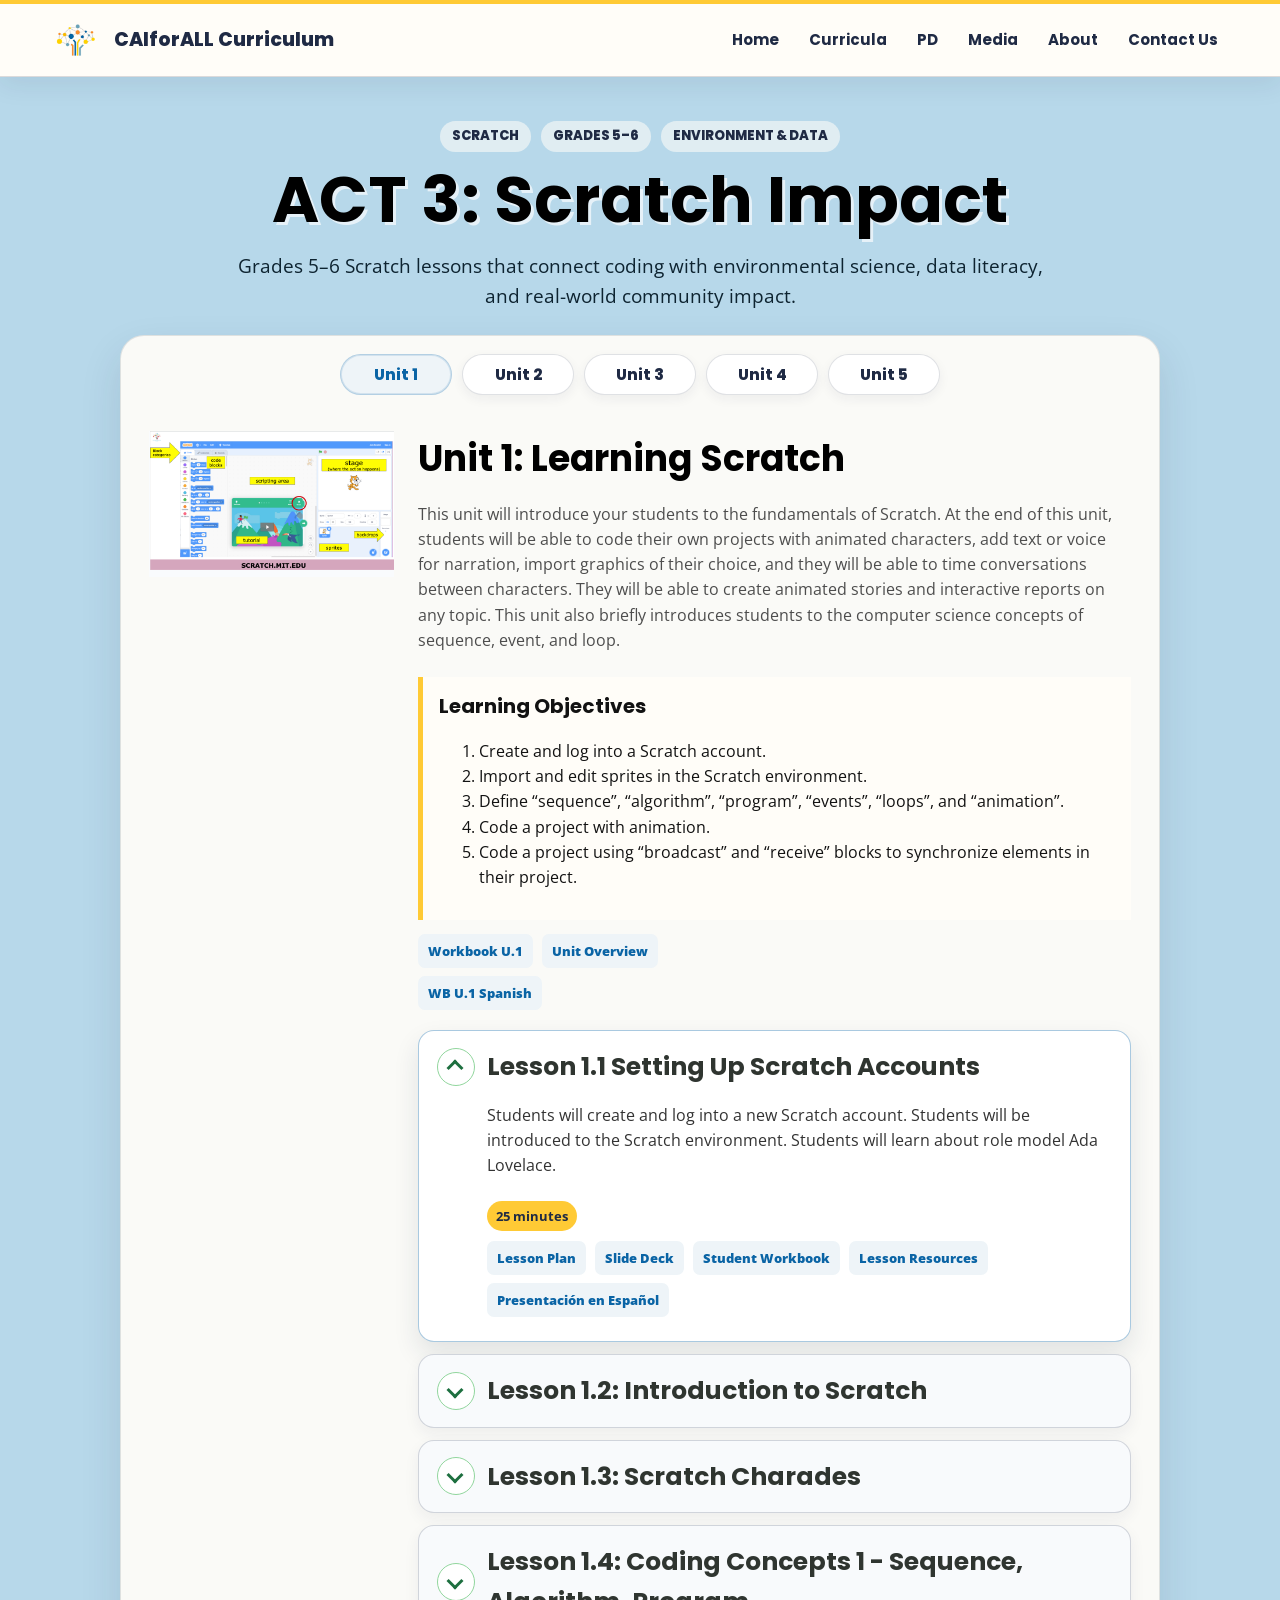
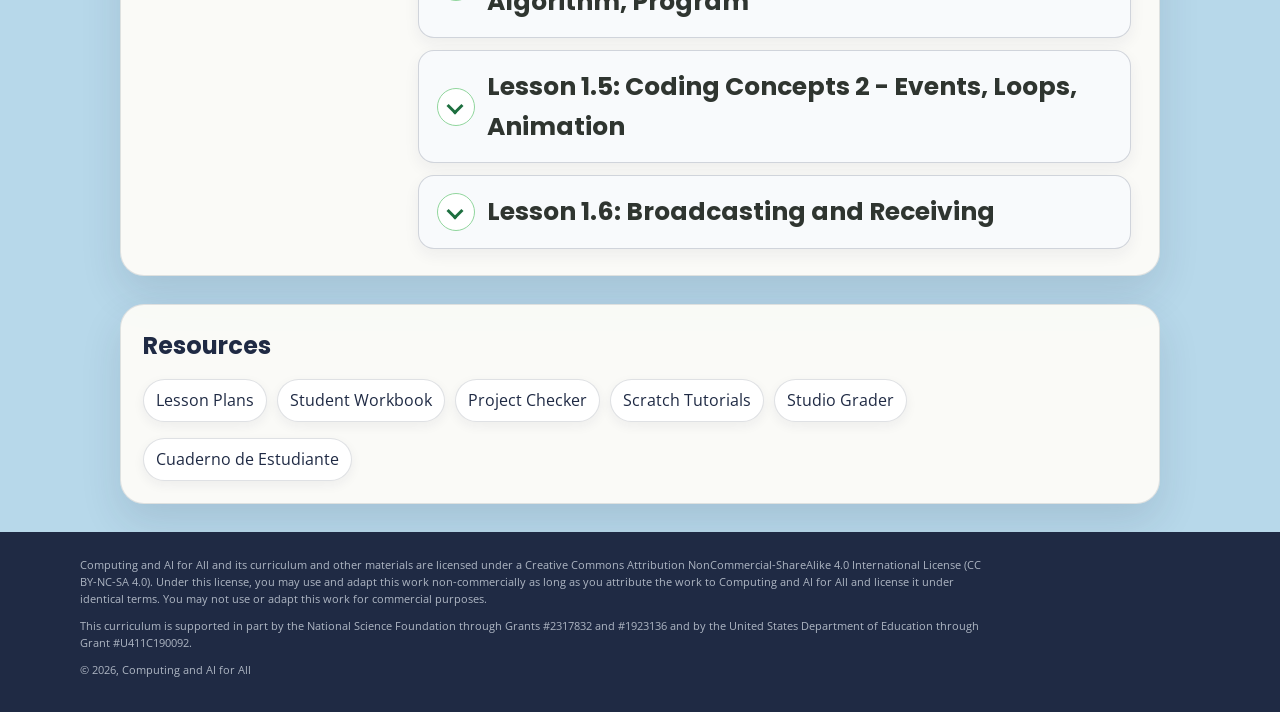
<file: act-3.html>
<!doctype html>
<html lang="en">
<head>
  <meta charset="utf-8">
  <meta name="viewport" content="width=device-width, initial-scale=1">
  <title>ACT 3: Scratch Impact | Computing and AI for All Curriculum</title>
  <link rel="icon" href="favicon.ico?v=20260721-favicon" sizes="any">
  <link rel="icon" type="image/png" href="assets/favicon.png?v=20260721-favicon">
  <link rel="shortcut icon" href="favicon.ico?v=20260721-favicon">
  <link rel="stylesheet" href="assets/site.css?v=20260519-footer">
</head>
<body>

<header class="site-header">
  <div class="nav-inner">
    <a class="brand" href="https://www.computingandaiforall.org/"><img alt="" src="content/drive-image-library/site/logo.png"><span>CAIforALL Curriculum</span></a>
    <nav class="site-nav" aria-label="Site">
      <a href="index.html?v=20260519-footer">Home</a>
      <div class="dropdown">
        <button class="dropdown-toggle" type="button">Curricula</button>
        <div class="dropdown-menu"><a href="act-1.html?v=20260519-footer">ACT 1: Scratch Create</a>
<a href="act-2.html?v=20260519-footer">ACT 2: Scratch Design</a>
<a href="act-3.html?v=20260519-footer">ACT 3: Scratch Impact</a>
<a href="act-4.html?v=20260519-footer">Computing+AI</a>
<a href="ai-literacy.html?v=20260519-footer">AI Literacy</a>
<a href="science-inquiry-studio.html?v=20260519-footer">Science Inquiry Studio</a>
<a href="scratch-basics.html?v=20260519-footer">Scratch Basics</a></div>
      </div>
      <a href="pd.html?v=20260519-footer">PD</a>
      <a href="media.html?v=20260519-footer">Media</a>
      <div class="dropdown">
        <button class="dropdown-toggle" type="button">About</button>
        <div class="dropdown-menu"><a href="https://www.computingandaiforall.org/" target="_blank" rel="noopener">CAIforAll Project</a>
<a href="team.html?v=20260519-footer">Team &amp; Partners</a></div>
      </div>
      <a href="help.html?v=20260519-footer">Contact Us</a>
    </nav>
  </div>
</header>

<main>
  <div class="page-shell">
    <section class="curriculum-hero">
      <div class="hero-pills"><span>Scratch</span><span>Grades 5–6</span><span>Environment &amp; Data</span></div>
      <h1>ACT 3: Scratch Impact</h1>
      <p>Grades 5–6 Scratch lessons that connect coding with environmental science, data literacy, and real-world community impact.</p>
    </section>
    <section class="unit-browser curriculum-block" data-unit-browser>
      <div class="unit-tabs" role="tablist" aria-label="Curriculum units">
        <button class="unit-tab active" id="unit-tab-1" type="button" data-unit-target="unit-1" role="tab" aria-controls="unit-1" aria-selected="true">Unit 1</button><button class="unit-tab" id="unit-tab-2" type="button" data-unit-target="unit-2" role="tab" aria-controls="unit-2" aria-selected="false">Unit 2</button><button class="unit-tab" id="unit-tab-3" type="button" data-unit-target="unit-3" role="tab" aria-controls="unit-3" aria-selected="false">Unit 3</button><button class="unit-tab" id="unit-tab-4" type="button" data-unit-target="unit-4" role="tab" aria-controls="unit-4" aria-selected="false">Unit 4</button><button class="unit-tab" id="unit-tab-5" type="button" data-unit-target="unit-5" role="tab" aria-controls="unit-5" aria-selected="false">Unit 5</button>
      </div>
      <div class="unit-panels">
        
<section class="unit-card unit-panel active" id="unit-1" role="tabpanel" aria-labelledby="unit-tab-1">
  <aside class="unit-media">
    <img src="content/drive-image-library/curricula/act3/units/unit-1-unit-1-learning-scratch.png" alt="Unit 1: Learning Scratch">
  </aside>
  <div class="unit-main">
    <h2>Unit 1: Learning Scratch</h2>
    <p class="unit-overview">This unit will introduce your students to the fundamentals of Scratch. At the end of this unit, students will be able to code their own projects with animated characters, add text or voice for narration, import graphics of their choice, and they will be able to time conversations between characters. They will be able to create animated stories and interactive reports on any topic. This unit also briefly introduces students to the computer science concepts of sequence, event, and loop.</p>
    <div class="unit-learning"><h3>Learning Objectives</h3><ol><li>Create and log into a Scratch account.</li><li>Import and edit sprites in the Scratch environment.</li><li>Define “sequence”, “algorithm”, “program”, “events”, “loops”, and “animation”.</li><li>Code a project with animation.</li><li>Code a project using “broadcast” and “receive” blocks to synchronize elements in their project.</li></ol></div>
    <div class="unit-resource-row"><a class="resource-chip" href="https://docs.google.com/presentation/d/1lFQVYHvwUoKqV1R4OS2My-IkvZOtXoT4Xnlb191l3Qw/edit?usp=sharing" target="_blank" rel="noopener">Workbook U.1</a><a class="resource-chip" href="https://docs.google.com/document/d/1N7XOOOb4lUwXqplisFANjiNh1WdeGRKg_iuLgn9oGxQ/edit?usp=sharing" target="_blank" rel="noopener">Unit Overview</a></div><div class="unit-resource-row spanish-resource-row"><a class="resource-chip" href="https://docs.google.com/presentation/d/1JlpveUixiH8GsdRZR9nlCJEYUD0QT7EtKVdO-CmKC1c/edit?usp=sharing" target="_blank" rel="noopener">WB U.1 Spanish</a></div>
    <div class="lessons">
<details class="lesson" open>
  <summary class="lesson-summary">Lesson 1.1 Setting Up Scratch Accounts</summary>
  <div class="lesson-body">
    <p class="lesson-description">Students will create and log into a new Scratch account. Students will be introduced to the Scratch environment. Students will learn about role model Ada Lovelace.</p>
    
    <span class="duration">25 minutes</span>
    <div class="unit-resource-row"><a class="resource-chip" href="https://docs.google.com/document/d/1N28kQFh42RDgKZVCWXn2gyE47LeMvixivXLKDC77Mqw/edit?usp=sharing" target="_blank" rel="noopener">Lesson Plan</a><a class="resource-chip" href="https://docs.google.com/presentation/d/1AHuIhNPSSgUMV-bKWGiYedF8u5y5EYlEy6UvzeGONnc/edit?usp=sharing" target="_blank" rel="noopener">Slide Deck</a><a class="resource-chip" href="https://docs.google.com/presentation/d/1S0KP4VowD3nYqL5F1BHiPf_4H_b9W5XX_2L_3OqUoWg/edit?usp=sharing" target="_blank" rel="noopener">Student Workbook</a><a class="resource-chip" href="https://docs.google.com/document/d/12oDqzrjPLJnSzsKlLagEBmElZVy-NeaEIxHnzPIHNEs/edit?usp=sharing" target="_blank" rel="noopener">Lesson Resources</a></div><div class="unit-resource-row spanish-resource-row"><a class="resource-chip" href="https://docs.google.com/presentation/d/1p6ffcj-bpkx4I0d3NvhnqJeIyILvsLFOSRD-F5-Sb38/edit?slide=id.g2fe5e41aa96_1_45#slide=id.g2fe5e41aa96_1_45" target="_blank" rel="noopener">Presentación en Español</a></div>
  </div>
</details>

<details class="lesson">
  <summary class="lesson-summary">Lesson 1.2: Introduction to Scratch</summary>
  <div class="lesson-body">
    <p class="lesson-description">Students will explore parts of the Scratch environment. They will learn how to add their projects to a Scratch studio and how to edit and import an image in Scratch.</p>
    
    <span class="duration">50 minutes</span>
    <div class="unit-resource-row"><a class="resource-chip" href="https://docs.google.com/document/d/1zRu8aAH-RoN_TlDVpmFCFQP5pGVRtu4sXSBX-lz_s_o/edit?usp=sharing" target="_blank" rel="noopener">Lesson Plan</a><a class="resource-chip" href="https://docs.google.com/presentation/d/1y0CCObvqvZw1IwuwWK7v3yJ5c8-0LuyRNJ7xsz48YsU/edit?usp=sharing" target="_blank" rel="noopener">Slide Deck</a><a class="resource-chip" href="https://drive.google.com/file/d/17wh8vv5Oe0kGDbCD9PqYb_KJiV8Wg5J6/view?usp=sharing" target="_blank" rel="noopener">Student Workbook</a><a class="resource-chip" href="https://docs.google.com/document/d/1xItkMnUj3Mx_jc_fUNdHBNfuF4mTK4h37p2-D7oOv2M/edit?usp=sharing" target="_blank" rel="noopener">Lesson Resources</a></div><div class="unit-resource-row spanish-resource-row"><a class="resource-chip" href="https://docs.google.com/presentation/d/1BaO7ghXGqifiazIoZkPVvPK-aPqdgidlajk_OTJ0SvI/edit#slide=id.g2ffa0ad7a0a_2_0" target="_blank" rel="noopener">Presentación en Español</a></div>
  </div>
</details>

<details class="lesson">
  <summary class="lesson-summary">Lesson 1.3: Scratch Charades</summary>
  <div class="lesson-body">
    <p class="lesson-description">Students familiarize themselves with coding commands, specifically in the Scratch language, in an unplugged activity acting the scripts out. Students enjoy playing this version of the familiar charades game.</p>
    
    <span class="duration">50 minutes</span>
    <div class="unit-resource-row"><a class="resource-chip" href="https://docs.google.com/document/d/1Bp6rn1vyt9TESkIJRu9vCoFi4eTW2Uhq9QcxCwKx0LE/edit?usp=sharing" target="_blank" rel="noopener">Lesson Plan</a><a class="resource-chip" href="https://docs.google.com/presentation/d/1ulR2LTfKzeZ5lnr5k60hnLFyRv0VsV600uxSMZrZ6yM/edit?usp=sharing" target="_blank" rel="noopener">Slide Deck</a><a class="resource-chip" href="https://drive.google.com/file/d/1mGkfuMr-5QU6DB8_nwgNvZ-LNwBKqPm_/view?usp=sharing" target="_blank" rel="noopener">Student Workbook</a><a class="resource-chip" href="https://docs.google.com/document/d/1xxEnYbPSOWlVfIiW-M9T-a2FMLvvbsvWzy4ckNQiLEo/edit?usp=sharing" target="_blank" rel="noopener">Lesson Resources</a></div><div class="unit-resource-row spanish-resource-row"><a class="resource-chip" href="https://docs.google.com/presentation/d/1fmmoCpLEnt1lByJ7YoNkSQG32drnuUzRmgmUXcTau-Y/edit#slide=id.g2ffa1dcc24a_1_0" target="_blank" rel="noopener">Presentación en Español</a></div>
  </div>
</details>

<details class="lesson">
  <summary class="lesson-summary">Lesson 1.4: Coding Concepts 1 - Sequence, Algorithm, Program</summary>
  <div class="lesson-body">
    <p class="lesson-description">Students will be introduced to the concepts of sequence, algorithm, and program. They will learn the difference between the “glide” and “go to” Scratch block. They will debug an existing project. Finally, they will tinker in Scratch.</p>
    
    <span class="duration">50 minutes</span>
    <div class="unit-resource-row"><a class="resource-chip" href="https://docs.google.com/document/d/1OewPMHq2enxrForisIEmLlh6e0sw7wEtR8V0HNzzOWs/edit?usp=sharing" target="_blank" rel="noopener">Lesson Plan</a><a class="resource-chip" href="https://docs.google.com/presentation/d/1-yf_d9m6aBQ4Iqsh6hBLhuWkqmcfaRU8TuL17XoGvos/edit?usp=sharing" target="_blank" rel="noopener">Slide Deck</a><a class="resource-chip" href="https://drive.google.com/file/d/1uTLZEPCv98xozS_kTk9S5CmCqdW862xg/view?usp=sharing" target="_blank" rel="noopener">Student Workbook</a><a class="resource-chip" href="https://docs.google.com/document/d/1VyCAcshdFyGZXQ-Tv2aXRK0zJXjz1e9HThJyKR6SijQ/edit?usp=sharing" target="_blank" rel="noopener">Lesson Resources</a></div><div class="unit-resource-row spanish-resource-row"><a class="resource-chip" href="https://docs.google.com/presentation/d/1m9Y128nClJ8mV2BYTK5ysarYqqdK5ET6NBS1Aff3W90/edit#slide=id.g1d905dd9e55_0_1" target="_blank" rel="noopener">Presentación en Español</a></div>
  </div>
</details>

<details class="lesson">
  <summary class="lesson-summary">Lesson 1.5: Coding Concepts 2 - Events, Loops, Animation</summary>
  <div class="lesson-body">
    <p class="lesson-description">Students will learn about events, loops, and animation. They will learn that animation is a series of images that are in a loop. They will gain an understanding of the concept from a lecture, from videos, from debugging, and from making their own flipbook.</p>
    
    <span class="duration">50 minutes</span>
    <div class="unit-resource-row"><a class="resource-chip" href="https://docs.google.com/document/d/1yYqRkGiHkezIgikO4VlKXGV3LwSsgE2shsl9JxG-ICc/edit?usp=sharing" target="_blank" rel="noopener">Lesson Plan</a><a class="resource-chip" href="https://docs.google.com/presentation/d/1OZHM_5dMYbVBfHq_FApJBudsWS1cGzsnvmQLxgO7Glk/edit?usp=sharing" target="_blank" rel="noopener">Slide Deck</a><a class="resource-chip" href="https://drive.google.com/file/d/11bhPzxSEUt-lTpJtwBlnilux-uRLpJ7q/view?usp=sharing" target="_blank" rel="noopener">Student Workbook</a><a class="resource-chip" href="https://docs.google.com/document/d/1wOyhgrTKXq9l2DZA5K7pP9trYbKoxx87b5L4BlpMHPM/edit?usp=sharing" target="_blank" rel="noopener">Lesson Resources</a></div><div class="unit-resource-row spanish-resource-row"><a class="resource-chip" href="https://docs.google.com/presentation/d/1baC8UH-yHpW__wcubeRho6djHZdIWoWR8IC-0TEXkGo/edit#slide=id.g3025c5287b5_2_0" target="_blank" rel="noopener">Presentación en Español</a></div>
  </div>
</details>

<details class="lesson">
  <summary class="lesson-summary">Lesson 1.6: Broadcasting and Receiving</summary>
  <div class="lesson-body">
    <p class="lesson-description">Students will learn how to time interactions in Scratch by using the “broadcast” and “receive” blocks. This skill enables students to time interactions between characters when creating a digital story or when including narration or music in a project.</p>
    
    <span class="duration">50 minutes</span>
    <div class="unit-resource-row"><a class="resource-chip" href="https://docs.google.com/document/d/1A-A6YuJzGaKkKtkt0p6LZz44y0KMkumAap4HnPYkxCo/edit?usp=sharing" target="_blank" rel="noopener">Lesson Plan</a><a class="resource-chip" href="https://docs.google.com/presentation/d/1kmGKCu9cSMcdgOsaicntAyyxswD0SjAGKqJH2ZWiInU/edit?usp=sharing" target="_blank" rel="noopener">Slide Deck</a><a class="resource-chip" href="https://drive.google.com/file/d/1_Un5isa7jN4xXudxm3dfwPH9wA6AxiEs/view?usp=sharing" target="_blank" rel="noopener">Student Workbook</a><a class="resource-chip" href="https://docs.google.com/document/d/1v95g7T3j3m1IaeEzEl6OeUndoL-vCWH4_fcC2gjS2fw/edit?usp=sharing" target="_blank" rel="noopener">Lesson Resources</a></div><div class="unit-resource-row spanish-resource-row"><a class="resource-chip" href="https://docs.google.com/presentation/d/126RAIKvHBFne3gbKAE_1qppAzrS_LSn0vjPeQEdwxZA/edit#slide=id.g30263e52f37_1_45" target="_blank" rel="noopener">Presentación en Español</a></div>
  </div>
</details>
</div>
  </div>
</section>

<section class="unit-card unit-panel" id="unit-2" role="tabpanel" aria-labelledby="unit-tab-2" hidden>
  <aside class="unit-media">
    <img src="content/drive-image-library/curricula/act3/units/unit-2-unit-2-modeling-an-ecosystem.png" alt="Unit 2: Modeling an Ecosystem">
  </aside>
  <div class="unit-main">
    <h2>Unit 2: Modeling an Ecosystem</h2>
    <p class="unit-overview">In this unit, students will demonstrate their understanding of how all parts in a system are interdependent by coding a connection circle in Scratch. They will learn about invasive species and how they disrupt an ecosystem. Through discussion, a card game, videos, and coding a project, students will learn the concepts and skills to build a model of a system in the Scratch coding environment.</p>
    <div class="unit-learning"><h3>Learning Objectives</h3><ol><li>Identify parts of a system and explain how they are interdependent on each other.</li><li>Explain how invasive species disrupt an ecosystem.</li><li>Program a connection circle applying the concept of parallelism, initialization, and loops.</li></ol></div>
    <div class="unit-resource-row"><a class="resource-chip" href="https://docs.google.com/presentation/d/16zA19CYSLputIm14GI9Te9zvssMn3JG8mEpKEoe_MO8/edit?usp=sharing" target="_blank" rel="noopener">Workbook U.2</a><a class="resource-chip" href="https://docs.google.com/document/d/1CfpP4n387SHgY8jPo7So7-KyyUl3Cs5BROV18EuyhG1sms_BBT4/edit?usp=sharing" target="_blank" rel="noopener">Unit Overview</a></div><div class="unit-resource-row spanish-resource-row"><a class="resource-chip" href="https://docs.google.com/presentation/d/1zL3NNp_0gQhnQLCSCHodQAwnfaW08P71SUZMelPR1hY/edit?usp=sharing" target="_blank" rel="noopener">WB U.2 Spanish</a></div>
    <div class="lessons">
<details class="lesson" open>
  <summary class="lesson-summary">Lesson 2.1: What is a system?</summary>
  <div class="lesson-body">
    <p class="lesson-description">Students are introduced to the concepts of natural and human systems. They play a card game with their classmates identifying how parts of the chaparral ecosystem are related.</p>
    
    <span class="duration">50 mins</span>
    <div class="unit-resource-row"><a class="resource-chip" href="https://docs.google.com/document/d/1oBOzSa5-YW9FIJwg3leOkeLPKsO1r-wGRJ625lQwL6w/edit?usp=sharing" target="_blank" rel="noopener">Lesson Plan</a><a class="resource-chip" href="https://docs.google.com/presentation/d/1Fvw5oU7gdg-THOXKroNhzGwUlBuE2HagjD3tcdyOhW0/edit?usp=sharing" target="_blank" rel="noopener">Slide Deck</a><a class="resource-chip" href="https://docs.google.com/presentation/d/1A3nGoGbTJ60zEcj1Lk5Ta8tZyoXHfSYuNoLT-GFBWOI/edit?usp=sharing" target="_blank" rel="noopener">Student Workbook</a><a class="resource-chip" href="https://docs.google.com/document/d/1gt2KFRILdOYeBzmdPJvuCcfYngdif3LFXw-TFdRL-5o/edit?usp=sharing" target="_blank" rel="noopener">Lesson Resources</a></div><div class="unit-resource-row spanish-resource-row"><a class="resource-chip" href="https://docs.google.com/presentation/d/1EcPTbgKiW_ppy0akAw6TmTewE6FIv_AX_SBHu8XgmzI/edit#slide=id.g30263f83095_1_45" target="_blank" rel="noopener">Presentación en Español</a></div>
  </div>
</details>

<details class="lesson">
  <summary class="lesson-summary">Lesson 2.2 Disruptions in an Ecosystem</summary>
  <div class="lesson-body">
    <p class="lesson-description">Students learn about invasive species through the context of the chaparral ecosystem. They will create a public service announcement in Scratch to teach others about what they learn.</p>
    
    <span class="duration">50 mins</span>
    <div class="unit-resource-row"><a class="resource-chip" href="https://docs.google.com/document/d/1tm-_OyHYkbb7tmfC22g9fEiJFbu-h7fC6zLpIhdlXxw/edit?usp=sharing" target="_blank" rel="noopener">Lesson Plan</a><a class="resource-chip" href="https://docs.google.com/presentation/d/19uPrcrwYozG209cAYqmcBCwW0Nx_Md6ySYr_OcMi-_Y/edit?usp=sharing" target="_blank" rel="noopener">Slide Deck</a><a class="resource-chip" href="https://docs.google.com/presentation/d/1-JfTmwM4ClYOmUoLEFnGZbD-mcpZJ_28FFHrVQM793g/edit?usp=sharing" target="_blank" rel="noopener">Student Workbook</a><a class="resource-chip" href="https://docs.google.com/document/d/1YIfyq4StFPLpe1Hj1ntAKgeAx15yqbYxZ8NNurr3Q_g/edit?usp=sharing" target="_blank" rel="noopener">Lesson Resources</a></div><div class="unit-resource-row spanish-resource-row"><a class="resource-chip" href="https://docs.google.com/presentation/d/1zoSFRY-4xCn5NzzyFow5BDIH5IpWc8yyqUZs_jxYwIc/edit#slide=id.g3026449472b_1_45" target="_blank" rel="noopener">Presentación en Español</a></div>
  </div>
</details>

<details class="lesson">
  <summary class="lesson-summary">Lesson 2.3: Demonstrating Interactions in Scratch</summary>
  <div class="lesson-body">
    <p class="lesson-description">Students understand the computing concept of parallelism, initialization, and loops that they need to understand to complete the connection circle project in the next lesson.</p>
    
    <span class="duration">50 mins</span>
    <div class="unit-resource-row"><a class="resource-chip" href="https://docs.google.com/document/d/1db0PVLGGvyzuGl67hq2TNi5BROV18EuyhG1sms_BBT4/edit?usp=sharing" target="_blank" rel="noopener">Lesson Plan</a><a class="resource-chip" href="https://docs.google.com/presentation/d/139egrj2lOynm5h9ZNPPPoDL_5xmvhbwiSctb4KCIpEA/edit?usp=sharing" target="_blank" rel="noopener">Slide Deck</a><a class="resource-chip" href="https://docs.google.com/presentation/d/1iie_7tpbGdb-rDbT5jO46dfcJivl63WmHavZ1AA3Qr4/edit?usp=sharing" target="_blank" rel="noopener">Student Workbook</a><a class="resource-chip" href="https://docs.google.com/document/d/14mT5f4ES3U1EkBirHYoCghc5cZtXQ9mRMDDlyRP-rI0/edit?usp=sharing" target="_blank" rel="noopener">Lesson Resources</a></div><div class="unit-resource-row spanish-resource-row"><a class="resource-chip" href="https://docs.google.com/presentation/d/1QPzdm03sJH_DWmrwfvfb5vFLoAEMKCWJJPuCQHIOGr4/edit#slide=id.g303c0093350_1_45" target="_blank" rel="noopener">Presentación en Español</a></div>
  </div>
</details>

<details class="lesson">
  <summary class="lesson-summary">Lesson 2.4: Modeling an Ecosystem</summary>
  <div class="lesson-body">
    <p class="lesson-description">Students code a connection circle in Scratch to model an ecosystem of their choice.</p>
    
    <span class="duration">50 mins</span>
    <div class="unit-resource-row"><a class="resource-chip" href="https://docs.google.com/document/d/11sW0X5j1cxOQxkDXaF-u5_ZTmbv0bZmZpDnu5o5j5n4/edit?usp=sharing" target="_blank" rel="noopener">Lesson Plan</a><a class="resource-chip" href="https://docs.google.com/presentation/d/1xv2ooopp5rv3GPxWhS6y4Q3fZxsZfqBODwsprK8fggc/edit?usp=sharing" target="_blank" rel="noopener">Slide Deck</a><a class="resource-chip" href="https://docs.google.com/presentation/d/1bviw-ho4cbAGtWIyFYHEMT70IT2-L3zq2zhuE5tWXe4/edit?usp=sharing" target="_blank" rel="noopener">Student Workbook</a><a class="resource-chip" href="https://docs.google.com/document/d/1C0hsu2YiynzQpyL2jbVflt-HXkxy2pZdFVUcr3PvGKs/edit?usp=sharing" target="_blank" rel="noopener">Lesson Resources</a></div><div class="unit-resource-row spanish-resource-row"><a class="resource-chip" href="https://docs.google.com/presentation/d/15O83VA_nELqDoGoJeFlHxY3Fgsepefs6wjxYzABbLAY/edit#slide=id.g309a55850a6_1_91" target="_blank" rel="noopener">Presentación en Español</a></div>
  </div>
</details>

<details class="lesson">
  <summary class="lesson-summary">Lesson 2.5: Reflect and Share</summary>
  <div class="lesson-body">
    <p class="lesson-description">Students reflect on their Connection Circle projects, then share their projects with a partner.</p>
    
    <span class="duration">50 mins</span>
    <div class="unit-resource-row"><a class="resource-chip" href="https://docs.google.com/document/d/1NF9-pbssbuqFmxzttuGOk37AtwGPrBVU97P0rLwCddE/edit?usp=sharing" target="_blank" rel="noopener">Lesson Plan</a><a class="resource-chip" href="https://docs.google.com/presentation/d/1UlKiJhoZRul0WQBvFa02q8UW_aMwmgYtbdNODPaSVfE/edit?usp=sharing" target="_blank" rel="noopener">Slide Deck</a><a class="resource-chip" href="https://docs.google.com/presentation/d/1LbeVHrCoy0dmx0wSlf5Q3JCqO_gvmfPqIfEe_Au12QE/edit?usp=sharing" target="_blank" rel="noopener">Student Workbook</a><a class="resource-chip" href="https://docs.google.com/document/d/1IwbyFuSE4uq4QLXgKZXkru-q32mmelPRsz6Osnfbamk/edit?usp=sharing" target="_blank" rel="noopener">Lesson Resources</a></div><div class="unit-resource-row spanish-resource-row"><a class="resource-chip" href="https://docs.google.com/presentation/d/1nJucji9hn0BV04IfTOcKKauJabHyM-kDdWWPKfpKMOc/edit#slide=id.g1f631a9d336_0_0" target="_blank" rel="noopener">Presentación en Español</a></div>
  </div>
</details>
</div>
  </div>
</section>

<section class="unit-card unit-panel" id="unit-3" role="tabpanel" aria-labelledby="unit-tab-3" hidden>
  <aside class="unit-media">
    <img src="content/drive-image-library/curricula/act3/units/unit-3-unit-3-variables-conditionals-and-functions.png" alt="Unit 3: Variables, Conditionals, and Functions">
  </aside>
  <div class="unit-main">
    <h2>Unit 3: Variables, Conditionals, and Functions</h2>
    <p class="unit-overview">Variables are used to store values (words and numbers) in a computer program. Variables are created by the programmer. They can be set and changed by the computer program. Variable values can be entered into a computer program by a user when the program asks the user a question. Variable values can be used in different parts of a program. In this unit, students will be introduced to the concept of variables through examples, discussion, and playing Madlibs. Students will interact with the concept of variables by exploring an existing project and modifying it. Finally, with a partner, they will plan and build their own project in Scratch using variables. Students will be introduced to the concept of if, then, else conditions through examples, discussion, and playing an if, then, else dice game. Students will interact with this concept by exploring an existing project and modifying it. Finally, with a partner, they will plan and build their own project in Scratch using loops with if, then else conditions. Students will practice identifying code that is used in multiple places in a program and can be converted into a function. They will work with functions that are called multiple times in a program. Students will interact with this concept by exploring an existing project and modifying it. Finally, with a partner, they will plan and build their own project in Scratch using loops with if, then else conditions and functions.</p>
    <div class="unit-learning"><h3>Learning Objectives</h3><p>Apply variables, conditional loops, and functions to create projects that help visualize data.</p></div>
    <div class="unit-resource-row"><a class="resource-chip" href="https://docs.google.com/document/d/1pu-LrASxnzKWr8KwId47CAFha8UbM--Ga-8IyYQgWmk/edit?usp=sharing" target="_blank" rel="noopener">Lesson Plan</a><a class="resource-chip" href="https://docs.google.com/presentation/d/1ncdx8RYNPhcgFZQa3zbt32ACEWU-yq9o7cL7nc6dWg4/edit?usp=sharing" target="_blank" rel="noopener">Workbook U.3</a><a class="resource-chip" href="https://docs.google.com/document/d/1Cuya5oISaTH6oWi0Sic629iIUCAYJJHSJcL7lGruwSs/edit?usp=sharing" target="_blank" rel="noopener">Unit Overview</a></div><div class="unit-resource-row spanish-resource-row"><a class="resource-chip" href="https://docs.google.com/presentation/d/1LpewyV01DT-tadAWvy_B0ApNK-OlspkrOfr-bO7tBlM/edit?usp=sharing" target="_blank" rel="noopener">WB U.3 Spanish</a></div>
    <div class="lessons">
<details class="lesson" open>
  <summary class="lesson-summary">Lesson 3.1: Intro to Variables</summary>
  <div class="lesson-body">
    <p class="lesson-description">Students are introduced to the concept of input variables and how to create and set programmer-defined variables. Students practice creating and setting the variables.</p>
    
    <span class="duration">50 minutes</span>
    <div class="unit-resource-row"><a class="resource-chip" href="https://docs.google.com/document/d/1sYXNx2fn7kabWPTbxKl3YPTpsYAWY9eBYzZScrc-lk0/edit?usp=sharing" target="_blank" rel="noopener">Lesson Plan</a><a class="resource-chip" href="https://docs.google.com/presentation/d/10gPZGY1pQPBeNpp39cx2e06ihvtEXK_Z7filQpev8g0/edit?usp=sharing" target="_blank" rel="noopener">Slide Deck</a><a class="resource-chip" href="https://docs.google.com/presentation/d/1Dl1CyBuWVVD_Sv9F-4kWwdFRgBk8qVG9S0gwUWth9To/edit?usp=sharing" target="_blank" rel="noopener">Student Workbook</a><a class="resource-chip" href="https://docs.google.com/document/d/1VSkmDYXfKEve4fvTsjglunX7m8EJfjxXraUwm9xdSfM/edit?usp=sharing" target="_blank" rel="noopener">Lesson Resources</a></div><div class="unit-resource-row spanish-resource-row"><a class="resource-chip" href="https://docs.google.com/presentation/d/12Cqs51v00yaXdKW3SaY6OurPC_ZTyzlWG6Pc-3ESeUA/edit#slide=id.g8d6df723ea_0_0" target="_blank" rel="noopener">Presentación en Español</a></div>
  </div>
</details>

<details class="lesson">
  <summary class="lesson-summary">Lesson 3.2: Use, Create, and Set Variables with TIPP&amp;SEE</summary>
  <div class="lesson-body">
    <p class="lesson-description">Students do a TIPP&amp;SEE activity to reinforce the concepts from lesson 3.1. They are guided as they modify an existing project.</p>
    
    <span class="duration">50 minutes</span>
    <div class="unit-resource-row"><a class="resource-chip" href="https://docs.google.com/document/d/1EYOypMn1lyMETsMg9P0BZJ2soKf2a7xWHGo_g4SluzE/edit?usp=sharing" target="_blank" rel="noopener">Lesson Plan</a><a class="resource-chip" href="https://docs.google.com/presentation/d/1iAJH4D8tlQO0ZH25Z6t8f7Zhn5asIlWNxvPXPcr4LZ4/edit?usp=sharing" target="_blank" rel="noopener">Slide Deck</a><a class="resource-chip" href="https://docs.google.com/presentation/d/1PqhFVSWL44szK8il-1FYW-mE4pBNeKn6Y5vJPBWy0yM/edit?usp=sharing" target="_blank" rel="noopener">Student Workbook</a><a class="resource-chip" href="https://docs.google.com/document/d/1HXvfuiInvUBpdGDXCPRenv1NU7GFAyi1DYPw5-avsAQ/edit?usp=sharing" target="_blank" rel="noopener">Lesson Resources</a></div><div class="unit-resource-row spanish-resource-row"><a class="resource-chip" href="https://docs.google.com/presentation/d/1fH1izH_Ephmo5RjqFGoQTANULCeOGXqUaoddEANu5UA/edit#slide=id.g30e61b421f0_2_45" target="_blank" rel="noopener">Presentación en Español</a></div>
  </div>
</details>

<details class="lesson">
  <summary class="lesson-summary">Lesson 3.3: Plan, Debug, Build and Share</summary>
  <div class="lesson-body">
    <p class="lesson-description">Students plan a Madlibs project, do a debugging activity as a class, then build their Madlibs projects. When finished, students test each other’s projects.</p>
    
    <span class="duration">50 minutes</span>
    <div class="unit-resource-row"><a class="resource-chip" href="https://docs.google.com/document/d/1cNVlHTAtJvNDixYTjE3bg982GHsD-KNLTDwaqTwAnCk/edit?usp=sharing" target="_blank" rel="noopener">Lesson Plan</a><a class="resource-chip" href="https://docs.google.com/presentation/d/1V8jxi3CZ6Wopz-6vej9EVzUhbylOzXmF-EBKKQ7tm_o/edit?usp=sharing" target="_blank" rel="noopener">Slide Deck</a><a class="resource-chip" href="https://docs.google.com/presentation/d/12vAhXkxXEjh4bR6fd3LwUnchXELQU3AcCD29Pi2VG-I/edit?usp=sharing" target="_blank" rel="noopener">Student Workbook</a><a class="resource-chip" href="https://docs.google.com/document/d/17MusxdKLzjqDoDRJutgdUvflJT1PHJP1A7iWp4gxfdE/edit?usp=sharing" target="_blank" rel="noopener">Lesson Resources</a></div><div class="unit-resource-row spanish-resource-row"><a class="resource-chip" href="https://docs.google.com/presentation/d/1PZTTo7BJ0g6sbbysoYtFy21s0XFvzsacUMUHdMVNDPY/edit#slide=id.g8d6df723ea_0_0" target="_blank" rel="noopener">Presentación en Español</a></div>
  </div>
</details>

<details class="lesson">
  <summary class="lesson-summary">Lesson 3.4: Intro to Loops with if, then, else Conditionals</summary>
  <div class="lesson-body">
    <p class="lesson-description">Students will be introduced to the computer science concept of if, then, else conditions and will play an unplugged, hands-on activity.</p>
    
    <span class="duration">50 minutes</span>
    <div class="unit-resource-row"><a class="resource-chip" href="https://docs.google.com/document/d/1sjn_s1QXD61MDLj-CgYL7DXw1cbvXG-if7-JVxjVLwE/edit?usp=sharing" target="_blank" rel="noopener">Lesson Plan</a><a class="resource-chip" href="https://docs.google.com/presentation/d/19YmkdPbABj5vuMwkVrHm9gNAqMOtw-C7CgbPKGYB0k0/edit?usp=sharing" target="_blank" rel="noopener">Slide Deck</a><a class="resource-chip" href="https://docs.google.com/presentation/d/1Vk3pKohOYt79cpXsN24XfLheKjdFTv7iO_931oOy19E/edit?usp=sharing" target="_blank" rel="noopener">Student Workbook</a><a class="resource-chip" href="https://docs.google.com/document/d/1QlAte_bz1BBb8vCMHPXUyhH61LwzVRQPUKnD3ZSSLcI/edit?usp=sharing" target="_blank" rel="noopener">Lesson Resources</a></div><div class="unit-resource-row spanish-resource-row"><a class="resource-chip" href="https://docs.google.com/presentation/d/1rB8e7v99o9ajFFlYdk2lOyfoQFIYarxDUuSnPhCYvgU/edit#slide=id.g8d6df723ea_0_0" target="_blank" rel="noopener">Presentación en Español</a></div>
  </div>
</details>

<details class="lesson">
  <summary class="lesson-summary">Lesson 3.5: Exploring Loops with if, then else Conditionals</summary>
  <div class="lesson-body">
    <p class="lesson-description">Students explore a Scratch project to identify how if, then else conditions work and the types of operators that are used in conditions. Students modify an existing project.</p>
    
    <span class="duration">50 minutes</span>
    <div class="unit-resource-row"><a class="resource-chip" href="https://docs.google.com/document/d/1G0lauX4H-hsq9gTTU97lHDuzv9_vkI8K8I45gUounEw/edit?usp=sharing" target="_blank" rel="noopener">Lesson Plan</a><a class="resource-chip" href="https://docs.google.com/presentation/d/1fMIqSadhwZ58hINvv5ift5sn3aT4rXJ1G6Pdr-fvZAc/edit?usp=sharing" target="_blank" rel="noopener">Slide Deck</a><a class="resource-chip" href="https://docs.google.com/presentation/d/1bqPmfC2PuveOT3ezCr4D4ttG-WNLC2bMnV9VUg6ShqQ/edit?usp=sharing" target="_blank" rel="noopener">Student Workbook</a></div><div class="unit-resource-row spanish-resource-row"><a class="resource-chip" href="https://docs.google.com/presentation/d/1IRmCjWt7tkSnwgFBPkLR07BbAGchA_AUdZV7RTTIxOQ/edit#slide=id.g8d6df723ea_0_0" target="_blank" rel="noopener">Presentación en Español</a></div>
  </div>
</details>

<details class="lesson">
  <summary class="lesson-summary">Lesson 3.6: Introduction to Functions</summary>
  <div class="lesson-body">
    <p class="lesson-description">Students will be introduced to the computer science concept of functions, play an unplugged activity, and explore a Scratch project with functions.</p>
    
    <span class="duration">50 minutes</span>
    <div class="unit-resource-row"><a class="resource-chip" href="https://docs.google.com/document/d/1vraM1zWaZ8QuXTLCTRweivCZJTIy92C7OUZE7M3x-eI/edit?usp=sharing" target="_blank" rel="noopener">Lesson Plan</a><a class="resource-chip" href="https://docs.google.com/presentation/d/1CPheBVmsSTCM7LXliQELpL0vG28PwO35dE5wuJ3jCtk/edit?usp=sharing" target="_blank" rel="noopener">Slide Deck</a><a class="resource-chip" href="https://docs.google.com/presentation/d/1Q2RJCkxBUC1QwVOdlkiuSwDLdeuniJc8-JF6-3FqMXg/edit?usp=sharing" target="_blank" rel="noopener">Student Workbook</a></div><div class="unit-resource-row spanish-resource-row"><a class="resource-chip" href="https://docs.google.com/presentation/d/1_m4Ko0YeVdw96umBepqJvBmEO6dYoMX16y5u3-l3QjY/edit#slide=id.g30e5f76364f_2_45" target="_blank" rel="noopener">Presentación en Español</a></div>
  </div>
</details>

<details class="lesson">
  <summary class="lesson-summary">Lesson 3.7: Exploring Functions: Quest &amp; Plan</summary>
  <div class="lesson-body">
    <p class="lesson-description">Students explore a Scratch project to identify how functions work and how to identify code that can be converted into functions. Students modify an existing project and plan for their Create project.</p>
    
    <span class="duration">50 minutes</span>
    <div class="unit-resource-row"><a class="resource-chip" href="https://docs.google.com/document/d/1EjdFzVoa6WFGpt4Y2tJOOiQvsQtUChEr2chIIeADAtI/edit?usp=sharing" target="_blank" rel="noopener">Lesson Plan</a><a class="resource-chip" href="https://docs.google.com/presentation/d/1zk4pUk-WqINTi87-hBBkL9hCzSz5xj60kNAmMmrh4ec/edit?usp=sharing" target="_blank" rel="noopener">Slide Deck</a><a class="resource-chip" href="https://docs.google.com/presentation/d/1wQMWgIlnAlsjO_mfu5ijSa2deHAy7-E58-cJuI7YvHo/edit?usp=sharing" target="_blank" rel="noopener">Student Workbook</a></div><div class="unit-resource-row spanish-resource-row"><a class="resource-chip" href="https://docs.google.com/presentation/d/13SyvZx8C3D_7Pod4Wi3zkTORpW8sXLaR-0nRgynCgPM/edit#slide=id.g8d6df723ea_0_0" target="_blank" rel="noopener">Presentación en Español</a></div>
  </div>
</details>

<details class="lesson">
  <summary class="lesson-summary">Lesson 3.8: Functions and if, then, else Conditional Loops: Plan &amp; Build</summary>
  <div class="lesson-body">
    <p class="lesson-description">Students complete a project using functions and if, then else conditions. Students complete a Debugging Challenge, then complete the scripts and create functions for a graphing project.</p>
    
    <span class="duration">50 minutes</span>
    <div class="unit-resource-row"><a class="resource-chip" href="https://docs.google.com/document/d/1MsyfhXc21KV2hPX0v-nRAiLoDXVzuMK9X_BlOjNLvYc/edit?usp=sharing" target="_blank" rel="noopener">Lesson Plan</a><a class="resource-chip" href="https://docs.google.com/presentation/d/14FC2epcgyPuduDkpGKSznR4p-R2BcnYqD_5YK1ZcjAA/edit?usp=sharing" target="_blank" rel="noopener">Slide Deck</a><a class="resource-chip" href="https://docs.google.com/presentation/d/1HkNFqJv_jG9o-U4BUwZnN09MYb0uLcC65N0HKv61AhY/edit?usp=sharing" target="_blank" rel="noopener">Student Workbook</a></div><div class="unit-resource-row spanish-resource-row"><a class="resource-chip" href="https://docs.google.com/presentation/d/14W0eEFP9EsPSFQTPVO9ez8ExupjSRzZ7jpsXEBEYjcQ/edit#slide=id.g30e679545c3_2_45" target="_blank" rel="noopener">Presentación en Español</a></div>
  </div>
</details>
</div>
  </div>
</section>

<section class="unit-card unit-panel" id="unit-4" role="tabpanel" aria-labelledby="unit-tab-4" hidden>
  <aside class="unit-media">
    <img src="content/drive-image-library/curricula/act3/units/unit-4-unit-4-visualizing-data.png" alt="Unit 4 Visualizing Data">
  </aside>
  <div class="unit-main">
    <h2>Unit 4 Visualizing Data</h2>
    <p class="unit-overview">This unit examines how essential trees are to a community and then applies data science to examine the distribution of trees in various communities using the Tree Equity Score website. Students discuss different perspectives on trees in their community. Collectively, the class designs a survey to study the perspective of a particular group in their community on the topic of trees. The data is collected, cleaned, and visualized in this unit.</p>
    <div class="unit-learning"><h3>Learning Objectives</h3><ol><li>Plan, collect, clean, analyze, and present data.</li><li>Explain what data is and give examples of qualitative and quantitative data.</li><li>Represent data using a suitable chart.</li><li>Work collaboratively to develop research questions and a survey to gather data to support it.</li><li>Conduct polite and efficient interviews.</li><li>Listen to and incorporate the ideas of others in a conversation.</li><li>Consider their audience when presenting information.</li></ol></div>
    <div class="unit-resource-row"><a class="resource-chip" href="https://docs.google.com/presentation/d/1HCz5iZ75VeWLdb03-YMYe7ytUUA3bs0ZoRelDBKEMnQ/edit?usp=sharing" target="_blank" rel="noopener">Workbook U.4</a><a class="resource-chip" href="https://docs.google.com/document/d/1XJByttu31iIhBdbhQhj6i6dlWRpu3A_FEaHiG9PkQdM/edit?usp=sharing" target="_blank" rel="noopener">Unit Overview</a></div><div class="unit-resource-row spanish-resource-row"><a class="resource-chip" href="https://docs.google.com/presentation/d/1_3eXJfIppos7R-QHVD9CIM1VIzmpRLbfFK2K2_V1M5I/edit?usp=sharing" target="_blank" rel="noopener">WB U.4 Spanish</a></div>
    <div class="lessons">
<details class="lesson" open>
  <summary class="lesson-summary">Lesson 4.1: We Need Trees</summary>
  <div class="lesson-body">
    <p class="lesson-description">Students will explain how trees benefit a community and identify reasons the number of trees is decreasing each year.</p>
    
    <span class="duration">50 mins</span>
    <div class="unit-resource-row"><a class="resource-chip" href="https://docs.google.com/document/d/13EHCyluRQZS4EZX3sO5U2m6vOtHwPfDsohTPItCayyU/edit?usp=sharing" target="_blank" rel="noopener">Lesson Plan</a><a class="resource-chip" href="https://docs.google.com/presentation/d/1BT2WEwPBBs0juUOh-V8ntqznVZhBdUp-QzlxNhncM-0/edit?usp=sharing" target="_blank" rel="noopener">Slide Deck</a><a class="resource-chip" href="https://docs.google.com/presentation/d/1HCz5iZ75VeWLdb03-YMYe7ytUUA3bs0ZoRelDBKEMnQ/edit?usp=sharing" target="_blank" rel="noopener">Student Workbook</a><a class="resource-chip" href="https://docs.google.com/document/d/1qmdrrMCtfStmTDdDjGEeGjEyH_npJG6sPN5KVdCEzKA/edit?usp=sharing" target="_blank" rel="noopener">Lesson Resources</a></div><div class="unit-resource-row spanish-resource-row"><a class="resource-chip" href="https://docs.google.com/presentation/d/1UuLWn4N5cIP4xyX4LaIQKCfkZbLKXWMBqEKfJLDepio/edit?usp=sharing" target="_blank" rel="noopener">Presentación en Español</a></div>
  </div>
</details>

<details class="lesson">
  <summary class="lesson-summary">Lesson 4.2: Tree Equity Score</summary>
  <div class="lesson-body">
    <p class="lesson-description">Students will be introduced to the Tree Equity Score website. They will compare the tree equity score and heat disparity scores in different zip codes. They will discuss what data is and how it can be visualized.</p>
    
    <span class="duration">50 mins</span>
    <div class="unit-resource-row"><a class="resource-chip" href="https://docs.google.com/document/d/1ptU2ikhn8Eb49AmlY4njPNru3_NqpFfDLymzXuCRqDU/edit?usp=sharing" target="_blank" rel="noopener">Lesson Plan</a><a class="resource-chip" href="https://docs.google.com/presentation/d/13EDgdmpxcOwMlwaUZvT85AuDpI2Yd11i6mCnxdEicOY/edit?usp=sharing" target="_blank" rel="noopener">Slide Deck</a><a class="resource-chip" href="https://docs.google.com/presentation/d/1HCz5iZ75VeWLdb03-YMYe7ytUUA3bs0ZoRelDBKEMnQ/edit?usp=sharing" target="_blank" rel="noopener">Student Workbook</a></div><div class="unit-resource-row spanish-resource-row"><a class="resource-chip" href="https://docs.google.com/presentation/d/1puj6M3HfXUdrGYVw9LnT-WFbaJ75oCPb8gHC7KWF9DA/edit?usp=sharing" target="_blank" rel="noopener">Presentación en Español</a></div>
  </div>
</details>

<details class="lesson">
  <summary class="lesson-summary">Lesson 4.3: Quantitative and Qualitative Data</summary>
  <div class="lesson-body">
    <p class="lesson-description">Students will be introduced to what data is. They will compare qualitative data versus quantitative data. They will learn the appropriate data visualization to represent data.</p>
    
    <span class="duration">50 mins</span>
    <div class="unit-resource-row"><a class="resource-chip" href="https://docs.google.com/document/d/1nDTSGbAVe5UiltGh90Bu25hr7lUd3WYCxdOnRgiOxQ0/edit?usp=sharing" target="_blank" rel="noopener">Lesson Plan</a><a class="resource-chip" href="https://docs.google.com/presentation/d/1BWBQZ9tLhdRfQK46h__LQtIP7KWI6fC0t4zQ5jhTSdg/edit?usp=sharing" target="_blank" rel="noopener">Slide Deck</a><a class="resource-chip" href="https://docs.google.com/presentation/d/1HCz5iZ75VeWLdb03-YMYe7ytUUA3bs0ZoRelDBKEMnQ/edit?usp=sharing" target="_blank" rel="noopener">Student Workbook</a></div><div class="unit-resource-row spanish-resource-row"><a class="resource-chip" href="https://docs.google.com/presentation/d/14v_VW_SMRFGD5uGN--PSW_7WsZmQFNqUavYe_AcnHVQ/edit?usp=sharing" target="_blank" rel="noopener">Presentación en Español</a></div>
  </div>
</details>

<details class="lesson">
  <summary class="lesson-summary">Lesson 4.4: Creating a Survey on Trees</summary>
  <div class="lesson-body">
    <p class="lesson-description">Students will develop a survey on the topic of trees to learn the perspectives on a particular part of their community. They will identify people who would be interested in the finding of this proposed research.</p>
    
    <span class="duration">50 mins</span>
    <div class="unit-resource-row"><a class="resource-chip" href="https://docs.google.com/document/d/1DFnuJwe5OjGRU8ilTcv5-GJGcbvVIFmy0gyPu6ADrWc/edit?usp=sharing" target="_blank" rel="noopener">Lesson Plan</a><a class="resource-chip" href="https://docs.google.com/presentation/d/17be2s_VOSh65YL7nLUNLffcNS7sYyzCyeAMK1RVXnqo/edit?usp=sharing" target="_blank" rel="noopener">Slide Deck</a><a class="resource-chip" href="https://docs.google.com/presentation/d/1HCz5iZ75VeWLdb03-YMYe7ytUUA3bs0ZoRelDBKEMnQ/edit?usp=sharing" target="_blank" rel="noopener">Student Workbook</a></div><div class="unit-resource-row spanish-resource-row"><a class="resource-chip" href="https://docs.google.com/presentation/d/1uzkyB1tVegeNd3cma1VUGyi6Ki5LKpaZ7hL9RZJ1LvU/edit?usp=sharing" target="_blank" rel="noopener">Presentación en Español</a></div>
  </div>
</details>

<details class="lesson">
  <summary class="lesson-summary">Lesson 4.5: Collecting and Cleaning Data</summary>
  <div class="lesson-body">
    <p class="lesson-description">Students will conduct interviews to gather their data.</p>
    
    <span class="duration">50 mins</span>
    <div class="unit-resource-row"><a class="resource-chip" href="https://docs.google.com/document/d/1edaVgzaOvWsxATjlORPlgSbV1roWirxfAMi-ERhEYxE/edit?usp=sharing" target="_blank" rel="noopener">Lesson Plan</a><a class="resource-chip" href="https://docs.google.com/presentation/d/1Cw8V4Qg-mr4dkVVAPlmc_NDxpxMhf0re3K4OXf94-Jk/edit?usp=sharing" target="_blank" rel="noopener">Slide Deck</a><a class="resource-chip" href="https://docs.google.com/presentation/d/1HCz5iZ75VeWLdb03-YMYe7ytUUA3bs0ZoRelDBKEMnQ/edit?usp=sharing" target="_blank" rel="noopener">Student Workbook</a></div><div class="unit-resource-row spanish-resource-row"><a class="resource-chip" href="https://docs.google.com/presentation/d/1iqbT5KlYfQponIKSUoUCDf1FWoxH8oYB0f8ff74ZC0M/edit?usp=sharing" target="_blank" rel="noopener">Presentación en Español</a></div>
  </div>
</details>

<details class="lesson">
  <summary class="lesson-summary">Lesson 4.6: Visualizing and Analyzing Data</summary>
  <div class="lesson-body">
    <p class="lesson-description">Students will create a visualization with their data and discuss what it means. They will discuss pros and cons of different ways that data can be represented.</p>
    
    <span class="duration">50 mins</span>
    <div class="unit-resource-row"><a class="resource-chip" href="https://docs.google.com/document/d/12lMEhdO5Z7FqFeSbP578Wcg4ZWGvZwy3afs0jd0tT3Y/edit?usp=sharing" target="_blank" rel="noopener">Lesson Plan</a><a class="resource-chip" href="https://docs.google.com/presentation/d/1xJTMaX01UsS37CUYjzeFDp4ei0IojcRdIS3wMkg4SxE/edit?usp=sharing" target="_blank" rel="noopener">Slide Deck</a><a class="resource-chip" href="https://docs.google.com/presentation/d/1HCz5iZ75VeWLdb03-YMYe7ytUUA3bs0ZoRelDBKEMnQ/edit?usp=sharing" target="_blank" rel="noopener">Student Workbook</a></div><div class="unit-resource-row spanish-resource-row"><a class="resource-chip" href="https://docs.google.com/presentation/d/1Fn4V9VXBib6Okf7BWFVMJm6dDu2DOsi5LJlfwu77EuM/edit?usp=sharing" target="_blank" rel="noopener">Presentación en Español</a></div>
  </div>
</details>
</div>
  </div>
</section>

<section class="unit-card unit-panel" id="unit-5" role="tabpanel" aria-labelledby="unit-tab-5" hidden>
  <aside class="unit-media">
    <img src="content/drive-image-library/curricula/act3/units/unit-5-unit-5-communicating-science.png" alt="Unit 5 Communicating Science">
  </aside>
  <div class="unit-main">
    <h2>Unit 5 Communicating Science</h2>
    <p class="unit-overview">In this unit, students will create a public service announcement on the topic that they have researched in Unit 4. Students will craft a message in the Scratch environment that will be supported by a visualization of their research findings. Students will choose the appropriate audience for this announcement.</p>
    <div class="unit-learning"><h3>Learning Objectives</h3><ol><li>Identify the parts and purpose of a public service announcement.</li><li>Craft a message supported by survey findings.</li><li>Build a Scratch PSA that includes a data visualization.</li><li>Reflect on, revise, and share projects with an audience.</li></ol></div>
    <div class="unit-resource-row"><a class="resource-chip" href="https://docs.google.com/presentation/d/1d_Yt7FtizVKyPeaA76rrSMS8xMqkJfe2Hcn89RaY310/edit?usp=sharing" target="_blank" rel="noopener">Workbook U.5</a><a class="resource-chip" href="https://docs.google.com/document/d/1h8tzibRHOPbTrDHZb6hIsgkoH7d_XO6kNdA2z8Ed2gU/edit?usp=sharing" target="_blank" rel="noopener">Unit Overview</a></div><div class="unit-resource-row spanish-resource-row"><a class="resource-chip" href="https://docs.google.com/presentation/d/1dWnoKtGzxOHx6y1lCOp2zBjvbF-wcYKmif4AAkerVAo/edit?usp=sharing" target="_blank" rel="noopener">WB U.5 Spanish</a></div>
    <div class="lessons">
<details class="lesson" open>
  <summary class="lesson-summary">Lesson 5.1: What is a Public Service Announcement (PSA)?</summary>
  <div class="lesson-body">
    <p class="lesson-description">Students view public service announcements and advertisements as they identify the problems being addressed, the supporting facts, the call to do something, and the kind of persuasion they represent.</p>
    
    <span class="duration">50 mins</span>
    <div class="unit-resource-row"><a class="resource-chip" href="https://docs.google.com/document/d/1QQvktAu9IKaGGnWZq-Mc3gwJX2kDMvC2VVuJUuaRnIs/edit?usp=sharing" target="_blank" rel="noopener">Lesson Plan</a><a class="resource-chip" href="https://docs.google.com/presentation/d/1EUFIEgcVdai2yLxH64BSYGHu7FAwUo9TGIe2UROB7nI/edit?usp=sharing" target="_blank" rel="noopener">Slide Deck</a><a class="resource-chip" href="https://docs.google.com/presentation/d/1JQMXMU6cyoirVuRexjfUVdW5Eel_p7l1SCB80giRDag/edit?usp=sharing" target="_blank" rel="noopener">Student Workbook</a></div><div class="unit-resource-row spanish-resource-row"><a class="resource-chip" href="https://docs.google.com/presentation/d/1Ljg5y8f-LwpRGGbd5ceaE5MTQ_cbc16eurjjN8KGhDI/edit?usp=sharing" target="_blank" rel="noopener">Presentación en Español</a></div>
  </div>
</details>

<details class="lesson">
  <summary class="lesson-summary">Lesson 5.2: Crafting a Message</summary>
  <div class="lesson-body">
    <p class="lesson-description">Students create a relevant message for the community supported with the findings of their survey. The message will include a behavioral request from the audience.</p>
    
    <span class="duration">90 mins</span>
    <div class="unit-resource-row"><a class="resource-chip" href="https://docs.google.com/document/d/1AgM8HWukbG3dPUsRg4voR81CehNZtA8-DlwdTUBoWVE/edit?usp=sharing" target="_blank" rel="noopener">Lesson Plan</a><a class="resource-chip" href="https://docs.google.com/presentation/d/1MOdR_rvUDpyZnUYbaMw7qb2L12G-7H6dbhiRG63C3s0/edit?usp=sharing" target="_blank" rel="noopener">Slide Deck</a><a class="resource-chip" href="https://docs.google.com/presentation/d/1aPfm5qM3aH0zjn5tXyFDyhxDkpdtYc6BQTVt6XwbJXc/edit?usp=sharing" target="_blank" rel="noopener">Student Workbook</a></div><div class="unit-resource-row spanish-resource-row"><a class="resource-chip" href="https://docs.google.com/presentation/d/14bGioF4c24q_8zmOwBmP7YDTkrwVuplvFpbdZuiLKEI/edit?usp=sharing" target="_blank" rel="noopener">Presentación en Español</a></div>
  </div>
</details>

<details class="lesson">
  <summary class="lesson-summary">Lesson 5.3: Build Your Public Service Announcement (PSA)</summary>
  <div class="lesson-body">
    <p class="lesson-description">Students create a PSA in the Scratch environment in small groups that includes a data visualization that was created in Unit 4.</p>
    
    <span class="duration">50 mins</span>
    <div class="unit-resource-row"><a class="resource-chip" href="https://docs.google.com/document/d/1oYXquNpWuma1V7SJHJ6gSF5QH2GduqmzpFZQZHbr_v8/edit?usp=sharing" target="_blank" rel="noopener">Lesson Plan</a><a class="resource-chip" href="https://docs.google.com/presentation/d/1FtlKm06S-zOGEsX49xblGHUSBiOnD3PK9W32ULM94Jw/edit?usp=sharing" target="_blank" rel="noopener">Slide Deck</a><a class="resource-chip" href="https://docs.google.com/presentation/d/1mvCTdIyGYrZ0OE1fHH_qBHIlC3jOGqGPvILjQnGi02o/edit?usp=sharing" target="_blank" rel="noopener">Student Workbook</a></div><div class="unit-resource-row spanish-resource-row"><a class="resource-chip" href="https://docs.google.com/presentation/d/1E-HHZ-MeHEQjhYmQwJkeyWeBeMUWP7wUOK0IOJW3Tmc/edit?usp=sharing" target="_blank" rel="noopener">Presentación en Español</a></div>
  </div>
</details>

<details class="lesson">
  <summary class="lesson-summary">Lesson 5.4: Sharing Your Public Service Announcement (PSA)</summary>
  <div class="lesson-body">
    <p class="lesson-description">Students self-reflect on their projects. They give helpful feedback on classmates’ projects and accept feedback from others. Desired changes are made. Projects are shared with members of the community.</p>
    
    <span class="duration">30 mins</span>
    <div class="unit-resource-row"><a class="resource-chip" href="https://docs.google.com/document/d/1mE3__crtUnEBrXD3grlyFSCr8vpXAOFdf-MGiKRK1p8/edit?usp=sharing" target="_blank" rel="noopener">Lesson Plan</a><a class="resource-chip" href="https://docs.google.com/presentation/d/1wCZpBFmErerawRf8KvF5Ma4dbK4duJo9pt189YEDT7M/edit?usp=sharing" target="_blank" rel="noopener">Slide Deck</a><a class="resource-chip" href="https://docs.google.com/presentation/d/16FU3M294glwYzWl9W9e_xDJWoqanfus-BJCKzJ8IESI/edit?usp=sharing" target="_blank" rel="noopener">Student Workbook</a><a class="resource-chip" href="https://bit.ly/ECforALLfeedback" target="_blank" rel="noopener">Feedback Form</a></div><div class="unit-resource-row spanish-resource-row"><a class="resource-chip" href="https://docs.google.com/presentation/d/1GTbfKhuADraTE8YD68YrFriy9xkL38FabPaaldXmfp0/edit?usp=sharing" target="_blank" rel="noopener">Presentación en Español</a></div>
  </div>
</details>
</div>
  </div>
</section>

      </div>
    </section>
    
    <section class="teacher-resources curriculum-block">
      <h2>Resources</h2>
      <div class="quick-resources" aria-label="Curriculum resources">
        <div class="quick-resource-row"><a href="https://docs.google.com/document/d/1h_SqLdKkW1XQB1ABzVj5C_T16PIRoyUUEXG8ixLVJ6c/edit?usp=sharing" target="_blank" rel="noopener">Lesson Plans</a><a href="https://docs.google.com/presentation/d/1UCIm2qcm9FarsBlbVmmiaUTnBR_FMlqJTaRKJSqGIGM/edit?usp=sharing" target="_blank" rel="noopener">Student Workbook</a><a href="https://ecforall.github.io/impactprojects.html" target="_blank" rel="noopener">Project Checker</a><a href="https://docs.google.com/presentation/d/1FGkEaUi-dEqjyiZN7AweMLg97OxxgE5UsKzsTYYVnfw/edit#slide=id.gdf19f5b3e4_0_84" target="_blank" rel="noopener">Scratch Tutorials</a><a href="https://ecforall.github.io/impactstudio.html" target="_blank" rel="noopener">Studio Grader</a></div><div class="quick-resource-row quick-resource-row-spanish"><a href="https://docs.google.com/presentation/d/1xifEYoHs918MWzGaz06oiu0I4cYKXrNfCYZvpdPJG6k/edit?usp=sharing" target="_blank" rel="noopener">Cuaderno de Estudiante</a></div>
      </div>
    </section>
  </div>
</main>

<footer class="footer">
  <div class="page-shell">
    <p>Computing and AI for All and its curriculum and other materials are licensed under a Creative Commons Attribution NonCommercial-ShareAlike 4.0 International License (CC BY-NC-SA 4.0). Under this license, you may use and adapt this work non-commercially as long as you attribute the work to Computing and AI for All and license it under identical terms. You may not use or adapt this work for commercial purposes.</p>
    <p>This curriculum is supported in part by the National Science Foundation through Grants #2317832 and #1923136 and by the United States Department of Education through Grant #U411C190092.</p>
    <p>© 2026, Computing and AI for All</p>
  </div>
</footer>
<script src="assets/site.js"></script>
</body>
</html>
</file>
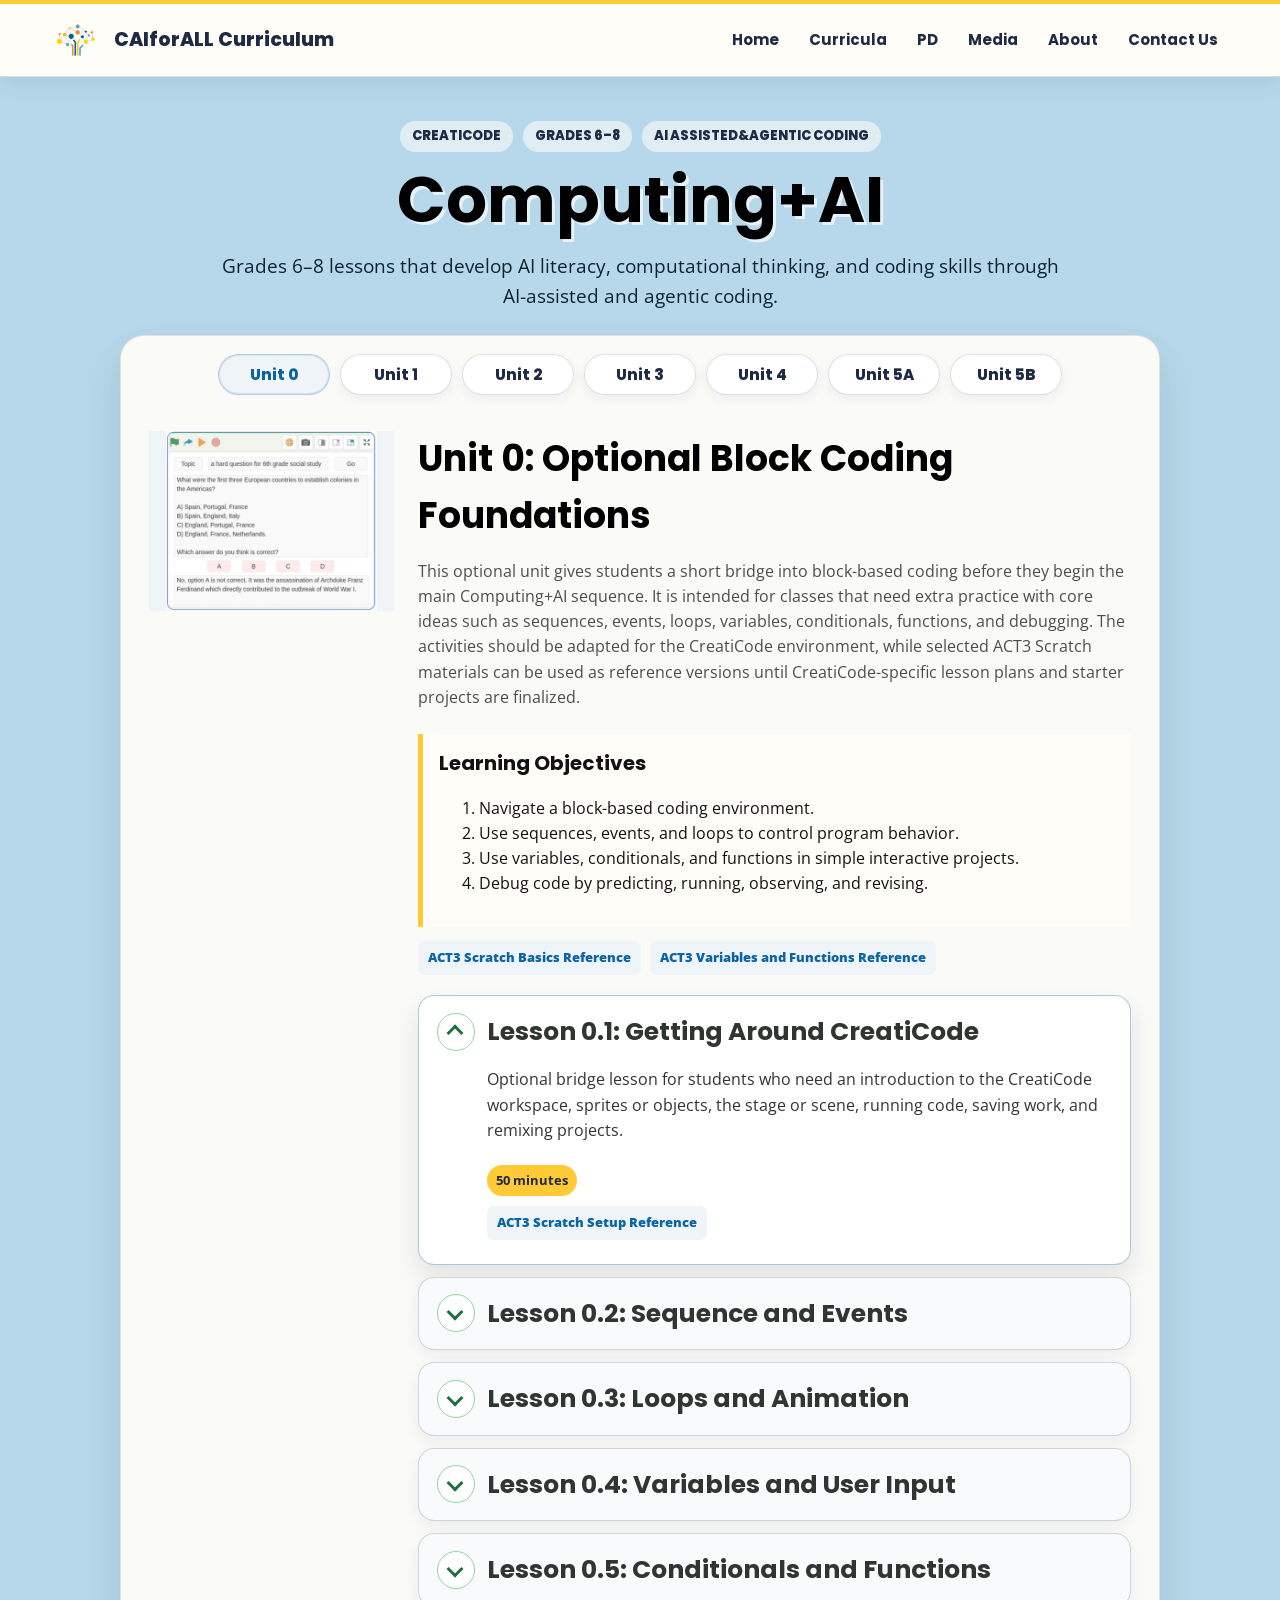
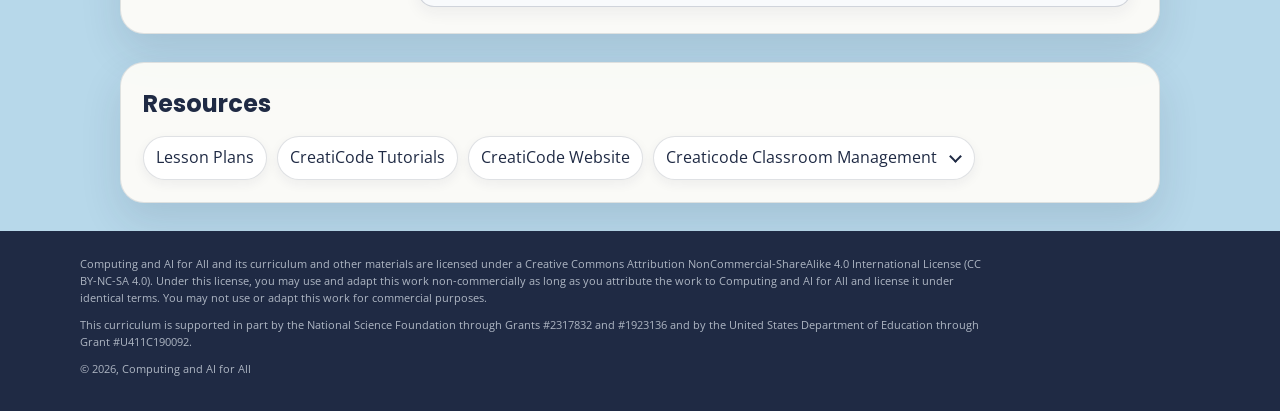
<file: act-4.html>
<!doctype html>
<html lang="en">
<head>
  <meta charset="utf-8">
  <meta name="viewport" content="width=device-width, initial-scale=1">
  <title>Computing+AI | Computing and AI for All Curriculum</title>
  <link rel="icon" href="favicon.ico?v=20260721-favicon" sizes="any">
  <link rel="icon" type="image/png" href="assets/favicon.png?v=20260721-favicon">
  <link rel="shortcut icon" href="favicon.ico?v=20260721-favicon">
  <link rel="stylesheet" href="assets/site.css?v=20260729-resource-choice">
</head>
<body>

<header class="site-header">
  <div class="nav-inner">
    <a class="brand" href="https://www.computingandaiforall.org/"><img alt="" src="content/drive-image-library/site/logo.png"><span>CAIforALL Curriculum</span></a>
    <nav class="site-nav" aria-label="Site">
      <a href="index.html?v=20260519-footer">Home</a>
      <div class="dropdown">
        <button class="dropdown-toggle" type="button">Curricula</button>
        <div class="dropdown-menu"><a href="act-1.html?v=20260519-footer">ACT 1: Scratch Create</a>
<a href="act-2.html?v=20260519-footer">ACT 2: Scratch Design</a>
<a href="act-3.html?v=20260519-footer">ACT 3: Scratch Impact</a>
<a href="act-4.html?v=20260519-footer">Computing+AI</a>
<a href="ai-literacy.html?v=20260519-footer">AI Literacy</a>
<a href="science-inquiry-studio.html?v=20260519-footer">Science Inquiry Studio</a>
<a href="scratch-basics.html?v=20260519-footer">Scratch Basics</a></div>
      </div>
      <a href="pd.html?v=20260519-footer">PD</a>
      <a href="media.html?v=20260519-footer">Media</a>
      <div class="dropdown">
        <button class="dropdown-toggle" type="button">About</button>
        <div class="dropdown-menu"><a href="https://www.computingandaiforall.org/" target="_blank" rel="noopener">CAIforAll Project</a>
<a href="team.html?v=20260519-footer">Team &amp; Partners</a></div>
      </div>
      <a href="help.html?v=20260519-footer">Contact Us</a>
    </nav>
  </div>
</header>

<main>
  <div class="page-shell">
    <section class="curriculum-hero">
      <div class="hero-pills"><span>CreatiCode</span><span>Grades 6–8</span><span>AI Assisted&amp;Agentic Coding</span></div>
      <h1>Computing+AI</h1>
      <p>Grades 6–8 lessons that develop AI literacy, computational thinking, and coding skills through AI-assisted and agentic coding.</p>
    </section>
    <section class="unit-browser curriculum-block" data-unit-browser>
      <div class="unit-tabs" role="tablist" aria-label="Curriculum units">
        <button class="unit-tab active" id="unit-tab-1" type="button" data-unit-target="unit-1" role="tab" aria-controls="unit-1" aria-selected="true">Unit 0</button><button class="unit-tab" id="unit-tab-2" type="button" data-unit-target="unit-2" role="tab" aria-controls="unit-2" aria-selected="false">Unit 1</button><button class="unit-tab" id="unit-tab-3" type="button" data-unit-target="unit-3" role="tab" aria-controls="unit-3" aria-selected="false">Unit 2</button><button class="unit-tab" id="unit-tab-4" type="button" data-unit-target="unit-4" role="tab" aria-controls="unit-4" aria-selected="false">Unit 3</button><button class="unit-tab" id="unit-tab-5" type="button" data-unit-target="unit-5" role="tab" aria-controls="unit-5" aria-selected="false">Unit 4</button><button class="unit-tab" id="unit-tab-6" type="button" data-unit-target="unit-6" role="tab" aria-controls="unit-6" aria-selected="false">Unit 5A</button><button class="unit-tab" id="unit-tab-7" type="button" data-unit-target="unit-7" role="tab" aria-controls="unit-7" aria-selected="false">Unit 5B</button>
      </div>
      <div class="unit-panels">
        
<section class="unit-card unit-panel active" id="unit-1" role="tabpanel" aria-labelledby="unit-tab-1">
  <aside class="unit-media">
    <img src="content/drive-image-library/curricula/act4/units/unit-1-unit-0-prerequisites.jpg" alt="Unit 0: Optional Block Coding Foundations">
  </aside>
  <div class="unit-main">
    <h2>Unit 0: Optional Block Coding Foundations</h2>
    <p class="unit-overview">This optional unit gives students a short bridge into block-based coding before they begin the main Computing+AI sequence. It is intended for classes that need extra practice with core ideas such as sequences, events, loops, variables, conditionals, functions, and debugging. The activities should be adapted for the CreatiCode environment, while selected ACT3 Scratch materials can be used as reference versions until CreatiCode-specific lesson plans and starter projects are finalized.</p>
    <div class="unit-learning"><h3>Learning Objectives</h3><ol><li>Navigate a block-based coding environment.</li><li>Use sequences, events, and loops to control program behavior.</li><li>Use variables, conditionals, and functions in simple interactive projects.</li><li>Debug code by predicting, running, observing, and revising.</li></ol></div>
    <div class="unit-resource-row"><a class="resource-chip" href="https://docs.google.com/document/d/1Gsdo5y_ohmdidlQgxFTgJY7LQIU5xycH6FO9A-44U_A/edit?usp=sharing" target="_blank" rel="noopener">ACT3 Scratch Basics Reference</a><a class="resource-chip" href="https://docs.google.com/document/d/1mXMDOa7yzjNWfQm0l5J15lzTJgKVMWzTOtUPQz7krtY/edit?tab=t.0" target="_blank" rel="noopener">ACT3 Variables and Functions Reference</a></div>
    <div class="lessons">
<details class="lesson" open>
  <summary class="lesson-summary">Lesson 0.1: Getting Around CreatiCode</summary>
  <div class="lesson-body">
    <p class="lesson-description">Optional bridge lesson for students who need an introduction to the CreatiCode workspace, sprites or objects, the stage or scene, running code, saving work, and remixing projects.</p>
    
    <span class="duration">50 minutes</span>
    <div class="unit-resource-row"><a class="resource-chip" href="https://docs.google.com/document/d/15NSxM200vuhEgfgfDZcIbaSur6nOcmuAH3e6bIMUweo/edit" target="_blank" rel="noopener">ACT3 Scratch Setup Reference</a></div>
  </div>
</details>

<details class="lesson">
  <summary class="lesson-summary">Lesson 0.2: Sequence and Events</summary>
  <div class="lesson-body">
    <p class="lesson-description">Students review how a program runs commands in order and how events start actions. The CreatiCode version should use simple sprites or objects and start/click/key events.</p>
    
    <span class="duration">50 minutes</span>
    <div class="unit-resource-row"><a class="resource-chip" href="https://docs.google.com/document/d/1Cl5co3-e3VW3FqUW1BFB5S3t1KDS_ay836bUrMCEl4k/edit" target="_blank" rel="noopener">ACT3 Sequence and Events Reference</a></div>
  </div>
</details>

<details class="lesson">
  <summary class="lesson-summary">Lesson 0.3: Loops and Animation</summary>
  <div class="lesson-body">
    <p class="lesson-description">Students use repeated actions to create movement or animation in CreatiCode. This lesson can adapt ACT3&#x27;s loops and animation activities while replacing Scratch-specific steps with CreatiCode blocks.</p>
    
    <span class="duration">50 minutes</span>
    <div class="unit-resource-row"><a class="resource-chip" href="https://docs.google.com/document/d/15xnDMg-S6-qs4iQsVaYgz-tKtuZ9FTv00aKdyBQGKk0/edit" target="_blank" rel="noopener">ACT3 Loops and Animation Reference</a></div>
  </div>
</details>

<details class="lesson">
  <summary class="lesson-summary">Lesson 0.4: Variables and User Input</summary>
  <div class="lesson-body">
    <p class="lesson-description">Students create and update variables, store user input, and display changing values in a simple CreatiCode project.</p>
    
    <span class="duration">50 minutes</span>
    <div class="unit-resource-row"><a class="resource-chip" href="https://docs.google.com/document/d/1kMdG429A2qyxZL-tjA-4kJbtToOMVtl8FQVStryu_AA/edit" target="_blank" rel="noopener">ACT3 Variables Reference</a></div>
  </div>
</details>

<details class="lesson">
  <summary class="lesson-summary">Lesson 0.5: Conditionals and Functions</summary>
  <div class="lesson-body">
    <p class="lesson-description">Students use if/then logic and reusable functions or custom blocks to organize behavior in an interactive CreatiCode project.</p>
    
    <span class="duration">50 minutes</span>
    <div class="unit-resource-row"><a class="resource-chip" href="https://docs.google.com/document/d/1YMfWyoldnb0cw07_72GNlW8y3ZcyCWXVTmhtKUvlzDU/edit" target="_blank" rel="noopener">ACT3 Conditionals Reference</a><a class="resource-chip" href="https://docs.google.com/document/d/1NxEwajhG6NjWiXIe2mxJHLav0z4asRunZtHZ_xUiKqo/edit" target="_blank" rel="noopener">ACT3 Functions Reference</a></div>
  </div>
</details>
</div>
  </div>
</section>

<section class="unit-card unit-panel" id="unit-2" role="tabpanel" aria-labelledby="unit-tab-2" hidden>
  <aside class="unit-media">
    <img src="content/drive-image-library/curricula/act4/units/unit-1-unit-0-prerequisites.jpg" alt="Unit 1: Introduction">
  </aside>
  <div class="unit-main">
    <h2>Unit 1: Introduction</h2>
    
    
    
    <div class="lessons">
<details class="lesson" open>
  <summary class="lesson-summary">Lesson 1.1: Getting Started with CreatiCode</summary>
  <div class="lesson-body">
    <p class="lesson-description">How to use the CreatiCode.com platform</p>
    
    <span class="duration">50 minutes</span>
    <div class="unit-resource-row"><a class="resource-chip" href="https://docs.google.com/document/d/1oxvVVBBs6sbqLCFD6X6xqK06K4T5DVsIs6hkAOj9Udw/edit?usp=sharing" target="_blank" rel="noopener">Lesson Plan</a><a class="resource-chip" href="https://docs.google.com/presentation/d/1hIJgqTpSgS2ATccOIUOsPwbnhhko_83Er8XAYzgWTBk/edit?usp=sharing" target="_blank" rel="noopener">Slide Deck</a><a class="resource-chip" href="https://docs.google.com/presentation/d/19ylxfS3QdNfkRfyuNDTeHJOAOJJKqao7inyD1TZj-hM/edit?usp=sharing" target="_blank" rel="noopener">Workbook</a></div>
  </div>
</details>

<details class="lesson">
  <summary class="lesson-summary">Lesson 1.2: Build Your First Scene</summary>
  <div class="lesson-body">
    <p class="lesson-description">Introduction to the coding playground</p>
    
    <span class="duration">50 minutes</span>
    <div class="unit-resource-row"><a class="resource-chip" href="https://docs.google.com/document/d/1gORaWs8Jays0y2oLleNHvQh7TZ9TI395J8wpEd51YnQ/edit?usp=sharing" target="_blank" rel="noopener">Lesson Plan</a><a class="resource-chip" href="https://docs.google.com/presentation/d/1ieFWsfjUxFUX9DW5Z--uobfi5XDN__hy-rJc-x7mGy0/edit?usp=sharing" target="_blank" rel="noopener">Slide Deck</a><a class="resource-chip" href="https://docs.google.com/presentation/d/1ZREvjGqLKJpvnipaxXRzEKRri1BEStJm2dbnTG6b728/edit?usp=sharing" target="_blank" rel="noopener">Workbook</a></div>
  </div>
</details>

<details class="lesson">
  <summary class="lesson-summary">Lesson 1.3: Build Your First Game</summary>
  <div class="lesson-body">
    <p class="lesson-description">Building a simple game project</p>
    
    <span class="duration">50 minutes</span>
    <div class="unit-resource-row"><a class="resource-chip" href="https://docs.google.com/document/d/1W29gotmh47fACXoGEwA1aF0493FIMz4-32eyLGNi-vM/edit?usp=sharing" target="_blank" rel="noopener">Lesson Plan</a><a class="resource-chip" href="https://docs.google.com/presentation/d/1LQfeUdmlnNozFd4IYWQLvvE9oj1Zokvw44JGWxV6DWU/edit?usp=sharing" target="_blank" rel="noopener">Slide Deck</a><a class="resource-chip" href="https://docs.google.com/presentation/d/1sttkYF1ScMw6nVlHOy_kMojdyzPyQiZy2pCR8r1wF-Y/edit?usp=sharing" target="_blank" rel="noopener">Workbook</a></div>
  </div>
</details>

<details class="lesson">
  <summary class="lesson-summary">Lesson 1.4: Intro to AI &amp; CreatiCode</summary>
  <div class="lesson-body">
    <p class="lesson-description">Basic AI concepts (generative vs. predictive), overview of CreatiCode features and AI blocks/tools.</p>
    
    <span class="duration">50 minutes</span>
    <div class="unit-resource-row"><a class="resource-chip" href="https://docs.google.com/document/d/101aG2UogOGc61CcCNQCgVerbJ5vKp6e-De8FgTBNeV4/edit?usp=drive_link" target="_blank" rel="noopener">Lesson Plan</a><a class="resource-chip" href="https://docs.google.com/presentation/d/1f0Sm0ng3_pM_ABsjuk0-oOxq9_IG7XwQyAmCNYnxxSk/edit?usp=sharing" target="_blank" rel="noopener">Slide Deck</a><a class="resource-chip" href="https://docs.google.com/presentation/d/108lCJ4fnVisoY58wy8_yrIre3Mt68gGU8KGfz3dPv38/edit?usp=sharing" target="_blank" rel="noopener">Workbook</a></div>
  </div>
</details>
</div>
  </div>
</section>

<section class="unit-card unit-panel" id="unit-3" role="tabpanel" aria-labelledby="unit-tab-3" hidden>
  <aside class="unit-media">
    <img src="content/drive-image-library/curricula/act4/units/unit-2-unit-1-generative-ai-tools.jpg" alt="Unit 2: AI-Assisted Creation">
  </aside>
  <div class="unit-main">
    <h2>Unit 2: AI-Assisted Creation</h2>
    
    
    
    <div class="lessons">
<details class="lesson" open>
  <summary class="lesson-summary">Lesson 2.1: Searching/Generating Backdrops with AI</summary>
  <div class="lesson-body">
    <p class="lesson-description">How to search for AI-based backdrops and generate new ones using clear prompts.</p>
    
    <span class="duration">50 minutes</span>
    <div class="unit-resource-row"><a class="resource-chip" href="https://docs.google.com/document/d/1n7mc4yHH3g_VPtNsI1uIIaecrsBiwBSadwogBitiGq8/edit?tab=t.0" target="_blank" rel="noopener">Lesson Plan</a><a class="resource-chip" href="https://docs.google.com/presentation/d/1KNdSthyv6NmCN1FrKWRVScU5il7Xg9-85Oc7taU1arQ/edit?usp=sharing" target="_blank" rel="noopener">Slide Deck</a><a class="resource-chip" href="https://docs.google.com/presentation/d/14Z8EJz68c8vtn5ASwq0Jl6NC8FkuKfZqVK4cQUsbASs/edit?usp=sharing" target="_blank" rel="noopener">Workbook</a></div>
  </div>
</details>

<details class="lesson">
  <summary class="lesson-summary">Lesson 2.2: Searching/Generating Sprites with AI</summary>
  <div class="lesson-body">
    <p class="lesson-description">Generating sprites with transparent backgrounds.</p>
    
    <span class="duration">50 minutes</span>
    <div class="unit-resource-row"><a class="resource-chip" href="https://docs.google.com/document/d/1wxNIdW7T28VvRWIVa_UOFAioUUVZlNSs7uvGrgCRlQI/edit?usp=sharing" target="_blank" rel="noopener">Lesson Plan</a><a class="resource-chip" href="https://docs.google.com/presentation/d/1O5xfuyHy7GAgIyfORjbA3hizp5UBb7m-GJTJV1XR210/edit?usp=sharing" target="_blank" rel="noopener">Slide Deck</a><a class="resource-chip" href="https://docs.google.com/presentation/d/1p8Yk8kKmK-goE6Jgdl0DueVq52vSO_Owv52Vi7owvFY/edit?usp=sharing" target="_blank" rel="noopener">Workbook</a></div>
  </div>
</details>

<details class="lesson">
  <summary class="lesson-summary">Lesson 2.3: Project: “Journey of a Waterdrop”</summary>
  <div class="lesson-body">
    <p class="lesson-description">Combining AI backdrops and sprites to create a story or illustration; using AI image editing tools to fix issues or generate variations.</p>
    
    <span class="duration">50-55 mins</span>
    <div class="unit-resource-row"><a class="resource-chip" href="https://docs.google.com/document/d/1jzHFxMM7vvytxPLNA7yoDt1w6pCx2u4D/edit?usp=sharing&amp;ouid=109262387825299796179&amp;rtpof=true&amp;sd=true" target="_blank" rel="noopener">Lesson Plan</a><a class="resource-chip" href="https://docs.google.com/presentation/d/16mUuG10MKUSO7mF291JwIXy4XEzhT30npzl6bbWFk2U/edit?usp=drivesdk" target="_blank" rel="noopener">Slide Deck</a><a class="resource-chip" href="https://play.creaticode.com/projects/679bebc2e83001fc08db8aaa" target="_blank" rel="noopener">Solution Project</a></div>
  </div>
</details>

<details class="lesson">
  <summary class="lesson-summary">Lesson 2.4: Ethics Discussion: AI-generated Images</summary>
  <div class="lesson-body">
    <p class="lesson-description">Discuss key ethics questions such as copyright and inappropriate contents generated by AI</p>
    
    <span class="duration">50 minutes</span>
    <div class="unit-resource-row"><a class="resource-chip" href="https://docs.google.com/document/d/1_fjKaiuCvVRyjK-tATWTSDr5QJkKMqP38qL9QYMIY4o/edit?usp=sharing" target="_blank" rel="noopener">Lesson Plan</a><a class="resource-chip" href="https://docs.google.com/presentation/d/1zc6M9xlCla3NfQY87dL2TQ8nofropHdtjuJ3f198khM/edit?usp=sharing" target="_blank" rel="noopener">Slide Deck</a><a class="resource-chip" href="https://docs.google.com/presentation/d/1lDEiXXSw0haianVjuzIRN6vPbsYuzSsgTHbQLEWYpLA/edit?usp=sharing" target="_blank" rel="noopener">Workbook</a></div>
  </div>
</details>

<details class="lesson">
  <summary class="lesson-summary">Lesson 2.5: Learning with CreatiCode XO</summary>
  <div class="lesson-body">
    <p class="lesson-description">How to ask XO to explain new information</p>
    
    <span class="duration">100 minutes</span>
    <div class="unit-resource-row"><a class="resource-chip" href="https://docs.google.com/document/d/1eGZTjC21gfEGIssp1bMSiQx4futK31nMNam3qgbyQx8/edit?tab=t.0" target="_blank" rel="noopener">Lesson Plan</a><a class="resource-chip" href="https://docs.google.com/presentation/d/1wTilUnZYMYtl-kMTtBgM_GygmDOTKFXjTSO13w7qEWI/edit?usp=drivesdk" target="_blank" rel="noopener">Slide Deck</a><a class="resource-chip" href="https://docs.google.com/presentation/d/19hBR98mLh1q6w6wuvnCJh2WTfY5qrxJ_2c35tRQ3kCo/edit?slide=id.g3f04dd900b3_0_0#slide=id.g3f04dd900b3_0_0" target="_blank" rel="noopener">Workbook</a></div>
  </div>
</details>

<details class="lesson">
  <summary class="lesson-summary">Lesson 2.6: Debugging with CreatiCode XO</summary>
  <div class="lesson-body">
    <p class="lesson-description">How to debug with and without XO</p>
    
    <span class="duration">100 minutes</span>
    <div class="unit-resource-row"><a class="resource-chip" href="https://docs.google.com/document/d/16K9XAP0LUClRiJHoEcYq02ie1JEIDTW2jiNEv1hYg7g/edit?usp=sharing" target="_blank" rel="noopener">Lesson Plan</a><a class="resource-chip" href="https://docs.google.com/presentation/d/1A6uqiBFHCcwGWomtl7IIj5XdYQrKarXQJ7Q0JRG9bc0/edit?usp=sharing" target="_blank" rel="noopener">Slide Deck</a><a class="resource-chip" href="https://docs.google.com/presentation/d/1tFZuXQsbyZM8BQ_n2fnjfIGeXinDB4OidUMnTpLQV-w/edit?usp=sharing" target="_blank" rel="noopener">Workbook</a></div>
  </div>
</details>

<details class="lesson">
  <summary class="lesson-summary">Lesson 2.7: Using XO to Generate Quizzes</summary>
  <div class="lesson-body">
    <p class="lesson-description">Employing XO to generate coding quizzes and verify answers.</p>
    
    <span class="duration">50 minutes</span>
    <div class="unit-resource-row"><a class="resource-chip" href="https://docs.google.com/document/d/1O3Kvrq6KgHhT95zYFhjlgU7z-M45QDUYoDsrd216G70/edit?usp=sharing" target="_blank" rel="noopener">Lesson Plan</a><a class="resource-chip" href="https://docs.google.com/presentation/d/1YHCKRdchhFEK9RXOsTW146RaB5j1K5aMKdZsGt3TBx0/edit?usp=sharing" target="_blank" rel="noopener">Slide Deck</a><a class="resource-chip" href="https://docs.google.com/presentation/d/1XfgxSFB7Xw0Fr-xzbCz6_waISpE9rVOBblS-YDbD3MQ/edit?slide=id.g3ef68761fb4_2_71#slide=id.g3ef68761fb4_2_71" target="_blank" rel="noopener">Workbook</a></div>
  </div>
</details>

<details class="lesson">
  <summary class="lesson-summary">Optional 1: Using XO for Project Design</summary>
  <div class="lesson-body">
    <p class="lesson-description">Using XO to plan new projects.</p>
    
    <span class="duration">50 minutes</span>
    <div class="unit-resource-row"><a class="resource-chip" href="https://docs.google.com/document/d/1A6lEwiH1894ffvO6RwFHjOHUBy3dpFEqf8LdCDwF2R0/edit?usp=sharing" target="_blank" rel="noopener">Lesson Plan</a><a class="resource-chip" href="https://docs.google.com/presentation/d/1LZ5n7JuUgLVL5IkTyzFGn9o26CUmNnSBz4HRlZTsbGI/edit?usp=sharing" target="_blank" rel="noopener">Slide Deck</a></div>
  </div>
</details>

<details class="lesson">
  <summary class="lesson-summary">Optional 2: Getting Feedback from XO</summary>
  <div class="lesson-body">
    <p class="lesson-description">Utilizing XO to evaluate projects.</p>
    
    <span class="duration">50 minutes</span>
    <div class="unit-resource-row"><a class="resource-chip" href="https://docs.google.com/document/d/1pvCAXCwz_f598B2avQ3M8yJ0-HMWQLYjpJEBzNGFS8Y/edit?usp=sharing" target="_blank" rel="noopener">Lesson Plan</a><a class="resource-chip" href="https://docs.google.com/presentation/d/1ssFIQcvqcZOZrz1ZM5fhjRh0aCd7VSFnTlSTWRsd_Nw/edit?usp=sharing" target="_blank" rel="noopener">Slide Deck</a></div>
  </div>
</details>

<details class="lesson">
  <summary class="lesson-summary">Lesson 2.8: Generative AI Tools Assessment</summary>
  <div class="lesson-body">
    <p class="lesson-description">Recapping core AI tool usage and assessing prompt writing skills with a short assessment covering both image generation and XO usage.</p>
    
    <span class="duration">50 minutes</span>
    <div class="unit-resource-row"><a class="resource-chip" href="https://docs.google.com/document/d/181KDWcvtBC8kGAi_6KyOCLqvqqST7iczWPmzPXdLIWk/edit?usp=sharing" target="_blank" rel="noopener">Lesson Plan</a><a class="resource-chip" href="https://docs.google.com/presentation/d/16hQXb3kEDpLS5XgFFP64mvHLH_AGDGaC_Rf3r_eTPY0/edit?usp=sharing" target="_blank" rel="noopener">Slide Deck</a><a class="resource-chip" href="https://docs.google.com/presentation/d/1VKsahH6aDGrcL0gkMZWLfCFQfx1l-fTPyzzX81TsPX0/edit?usp=sharing" target="_blank" rel="noopener">Workbook</a></div>
  </div>
</details>
</div>
  </div>
</section>

<section class="unit-card unit-panel" id="unit-4" role="tabpanel" aria-labelledby="unit-tab-4" hidden>
  <aside class="unit-media">
    <img src="content/drive-image-library/curricula/act4/units/unit-3-unit-2-basic-generative-ai-apps.png" alt="Unit 3: Text-Based AI Apps">
  </aside>
  <div class="unit-main">
    <h2>Unit 3: Text-Based AI Apps</h2>
    
    
    
    <div class="lessons">
<details class="lesson" open>
  <summary class="lesson-summary">Lesson 3.1: Introduction to the ChatGPT Block</summary>
  <div class="lesson-body">
    <p class="lesson-description">How the ChatGPT block functions in CreatiCode, including parameters like prompt, temperature, and output variable. Activity: Test different parameter settings to observe effects on AI outputs.</p>
    
    <span class="duration">50 minutes</span>
    <div class="unit-resource-row"><a class="resource-chip" href="https://docs.google.com/document/d/18_ji7L6Ef6Ky6x5hp9c7K3qcSw_ji9LkSF-EdfEZrS0/edit?usp=sharing" target="_blank" rel="noopener">Lesson Plan</a><a class="resource-chip" href="https://docs.google.com/presentation/d/1jnYtq4EZ7c-WQsk5YWLCQewJLrTgNPmc85USanJXUEY/edit?usp=sharing" target="_blank" rel="noopener">Slide Deck</a></div>
  </div>
</details>

<details class="lesson">
  <summary class="lesson-summary">Lesson 3.2: A Simple “Ask-Me-Anything” App</summary>
  <div class="lesson-body">
    <p class="lesson-description">Creating a basic text-based conversation flow (user input → ChatGPT → sprite “says” response). Activity: Wire up a simple “ask and wait” block to ChatGPT and display the response in a speech bubble.</p>
    
    <span class="duration">50 minutes</span>
    <div class="unit-resource-row"><a class="resource-chip" href="https://docs.google.com/document/d/1XAo9TIKre8JjwG3g1NGcevFEiLtJ-We-O_qzDJw8t4Q/edit?usp=drive_link" target="_blank" rel="noopener">Lesson Plan</a><a class="resource-chip" href="https://docs.google.com/presentation/d/1rR37YVY2uF73pNXvPM5DjAbL71CQG65Xy3Am7C8FSRw/edit?usp=sharing" target="_blank" rel="noopener">Slide Deck</a><a class="resource-chip" href="https://play.creaticode.com/projects/679d1a356de32452ca3c0e9f" target="_blank" rel="noopener">Solution Project</a></div>
  </div>
</details>

<details class="lesson">
  <summary class="lesson-summary">Lesson 3.3: A “Chat with Einstein” App</summary>
  <div class="lesson-body">
    <p class="lesson-description">Prompting ChatGPT to “role-play” as Einstein, introducing role prompts.</p>
    
    <span class="duration">50 minutes</span>
    <div class="unit-resource-row"><a class="resource-chip" href="https://docs.google.com/document/d/1neWu4wlNFtg9ou7gA7K8-5FOGpXVzv_g/edit?usp=sharing&amp;ouid=109262387825299796179&amp;rtpof=true&amp;sd=true" target="_blank" rel="noopener">Lesson Plan</a><a class="resource-chip" href="https://docs.google.com/presentation/d/1t0Yt6pgGqhsUEBMyabh_5B_LRg078eE7hpQyLEvUf_E/edit?usp=sharing" target="_blank" rel="noopener">Slide Deck</a><a class="resource-chip" href="https://docs.google.com/presentation/d/1Xy3AbsdTWDWn4hkWIXI3RBaRNbUQiVvYVzMUMRgcJVA/edit?usp=sharing" target="_blank" rel="noopener">Workbook</a><a class="resource-chip" href="https://play.creaticode.com/projects/1ca634e4193e2b27500be13e" target="_blank" rel="noopener">Solution Project</a></div>
  </div>
</details>

<details class="lesson">
  <summary class="lesson-summary">Lesson 3.4: An Improved Chat App</summary>
  <div class="lesson-body">
    <p class="lesson-description">Enhancing chat functionality with streaming responses and refined prompt techniques.</p>
    
    <span class="duration">50 minutes</span>
    <div class="unit-resource-row"><a class="resource-chip" href="https://docs.google.com/document/d/1qWvQN5SFUjUOQ2qEkqJRBTUmPfm1c0weeUmV3M3-wTU/edit?usp=sharing" target="_blank" rel="noopener">Lesson Plan</a><a class="resource-chip" href="https://docs.google.com/presentation/d/1ul2kXeA0iIDogqx6m9zRkfqjk-SRuZU1vhg4C4fbtDg/edit?usp=sharing" target="_blank" rel="noopener">Slide Deck</a><a class="resource-chip" href="https://docs.google.com/presentation/d/1xVAe8wkt_oGwUT_5HrnRLJT4FP2Eg-Cu7RDnvX6nLE0/edit?usp=sharing" target="_blank" rel="noopener">Workbook</a><a class="resource-chip" href="https://play.creaticode.com/projects/1ca634e4193e2b27500be13e" target="_blank" rel="noopener">Reference Project</a><a class="resource-chip" href="https://play.creaticode.com/projects/68c0a6878e6db3033c7b5fa5" target="_blank" rel="noopener">Solution Project</a></div>
  </div>
</details>

<details class="lesson">
  <summary class="lesson-summary">Lesson 3.5: An MBTI Personality Test App</summary>
  <div class="lesson-body">
    <p class="lesson-description">Step-by-step prompt adaptation to achieve a goal.</p>
    
    <span class="duration">50 minutes</span>
    <div class="unit-resource-row"><a class="resource-chip" href="https://docs.google.com/document/d/1wBjeqB2HykZ3Zvzvw5X_EKcqvTso-_jGUifSv7Tyoq4/edit?usp=sharing" target="_blank" rel="noopener">Lesson Plan</a><a class="resource-chip" href="https://docs.google.com/presentation/d/1HlghGCzvaVU0XgIClYPYElLTWJT5n1P8Rw9zFbuOmCs/edit?usp=sharing" target="_blank" rel="noopener">Slide Deck</a><a class="resource-chip" href="https://docs.google.com/presentation/d/1rAVFXh7rQnRgbBoFGf0DkBfz7Ex6i-3doYM6tYqo0VE/edit?usp=sharing" target="_blank" rel="noopener">Workbook</a><a class="resource-chip" href="https://play.creaticode.com/projects/68c17b677bff4359b886ee4d" target="_blank" rel="noopener">Solution Project</a></div>
  </div>
</details>

<details class="lesson">
  <summary class="lesson-summary">Lesson 3.6: Effective Prompting with the TIRE Method</summary>
  <div class="lesson-body">
    <p class="lesson-description">Learning the T.I.R.E. method for effective prompting and conducting an assessment.</p>
    
    <span class="duration">70 minutes</span>
    <div class="unit-resource-row"><a class="resource-chip" href="https://docs.google.com/document/d/1UMOVq2VI046BQWwGoAUZd-PMAZ_c6RSFgpsVObNbi0g/edit?usp=drive_link" target="_blank" rel="noopener">Lesson Plan</a><a class="resource-chip" href="https://docs.google.com/presentation/d/1zNQXrWewJXYQN3MvfAl3oUyY6BvON3Kn_cdRamIZTzg/edit?usp=sharing" target="_blank" rel="noopener">Slide Deck</a></div>
  </div>
</details>

<details class="lesson">
  <summary class="lesson-summary">Optional 1: “Guess a Historical Figure” Game</summary>
  <div class="lesson-body">
    <p class="lesson-description">Adjusting prompts to change an app’s logic for a guessing game.</p>
    
    <span class="duration">50 minutes</span>
    <div class="unit-resource-row"><a class="resource-chip" href="https://docs.google.com/document/d/1QVL5N6UyvgMeX2R74Xk6SJjNtxQRKYdttoyIw1Ym6tI/edit?usp=sharing" target="_blank" rel="noopener">Lesson Plan</a><a class="resource-chip" href="https://docs.google.com/presentation/d/1FkX3OdcG2LZpla4oVwXbpKZCPa0s14hbdYx81eBPA70/edit?usp=sharing" target="_blank" rel="noopener">Slide Deck</a><a class="resource-chip" href="https://play.creaticode.com/projects/6806f295c5466923fb738059" target="_blank" rel="noopener">Solution Project</a></div>
  </div>
</details>

<details class="lesson">
  <summary class="lesson-summary">Lesson 3.7: AI-based Story Writer</summary>
  <div class="lesson-body">
    <p class="lesson-description">Leveraging ChatGPT for creative text generation, using a non-chat user interface</p>
    
    <span class="duration">50 minutes</span>
    <div class="unit-resource-row"><a class="resource-chip" href="https://docs.google.com/document/d/1jZeZm1gwMCL_tBy-nROXbaupAeC7WsW_/edit?usp=sharing&amp;ouid=114084727263755081301&amp;rtpof=true&amp;sd=true" target="_blank" rel="noopener">Lesson Plan</a><a class="resource-chip" href="https://docs.google.com/presentation/d/1hUkIQqCWO40a_HsCrY-O1ZXdQsBQOzwg/edit?usp=sharing&amp;ouid=114967324279723057782&amp;rtpof=true&amp;sd=true" target="_blank" rel="noopener">Slide Deck</a><a class="resource-chip" href="https://play.creaticode.com/projects/f186e0592541a61985cc7e28" target="_blank" rel="noopener">Solution Project</a></div>
  </div>
</details>

<details class="lesson">
  <summary class="lesson-summary">Lesson 3.8: A Quiz Writer</summary>
  <div class="lesson-body">
    <p class="lesson-description">Generating quiz questions and evaluating answers.</p>
    
    <span class="duration">70 minutes</span>
    <div class="unit-resource-row"><a class="resource-chip" href="https://docs.google.com/document/d/1qd6bVSFMsJ53CJ_VaNvR4ViPU5mHt6JHju35Qix70aQ/edit?usp=drive_link" target="_blank" rel="noopener">Lesson Plan</a><a class="resource-chip" href="https://docs.google.com/presentation/d/1rtPSVW-keqw8uAB_4TpfH8VOOo3ldpTZhXPvaKfdXmg/edit?usp=sharing" target="_blank" rel="noopener">Slide Deck</a><a class="resource-chip" href="https://play.creaticode.com/projects/b5f3af143c883d7a670b2997" target="_blank" rel="noopener">Solution Project</a></div>
  </div>
</details>

<details class="lesson">
  <summary class="lesson-summary">Optional 2: An AI Book Writer</summary>
  <div class="lesson-body">
    <p class="lesson-description">Generating an entire book on a given topic.</p>
    
    <span class="duration">70 minutes</span>
    <div class="unit-resource-row"><a class="resource-chip" href="https://docs.google.com/document/d/1XTe1Cd3dFvLOV9Zj_O-td9eoX7eAvb5fpWwtYsi9JZg/edit?usp=drive_link" target="_blank" rel="noopener">Lesson Plan</a><a class="resource-chip" href="https://docs.google.com/presentation/d/1iG0czoPB_KqHf2F7u-67TQPS7vmC-kssebVc3jKU27w/edit?usp=sharing" target="_blank" rel="noopener">Slide Deck</a><a class="resource-chip" href="https://play.creaticode.com/projects/679ec98e69f04bc3c7cbc939" target="_blank" rel="noopener">Solution Project</a></div>
  </div>
</details>

<details class="lesson">
  <summary class="lesson-summary">Optional 3: A Cloze Game</summary>
  <div class="lesson-body">
    <p class="lesson-description">Creating complex prompts to produce fill-in-the-blank texts.</p>
    
    <span class="duration">70 minutes</span>
    <div class="unit-resource-row"><a class="resource-chip" href="https://docs.google.com/document/d/1HpZQsLFXPpeDuuMwDVqvR2FhQ6kVE34zSNYmxUcatGU/edit?usp=drive_link" target="_blank" rel="noopener">Lesson Plan</a><a class="resource-chip" href="https://docs.google.com/presentation/d/1-kSJPcOfv23V0cJ9DU_2WNXPT0qWhGoPe7pUtsg5OS8/edit?usp=sharing" target="_blank" rel="noopener">Slide Deck</a><a class="resource-chip" href="https://play.creaticode.com/projects/143176091fb043456a4c7b4d" target="_blank" rel="noopener">Solution Project</a></div>
  </div>
</details>

<details class="lesson">
  <summary class="lesson-summary">Optional 4: 2 Chatbots Debating Each Other</summary>
  <div class="lesson-body">
    <p class="lesson-description">Setting up two AIs to engage in debate with each other.</p>
    
    <span class="duration">70 minutes</span>
    <div class="unit-resource-row"><a class="resource-chip" href="https://docs.google.com/document/d/1L-ajXzKAU6ZP3UHAh8o-IaomxIt6nf_hyI-p-yItnlo/edit?usp=drive_link" target="_blank" rel="noopener">Lesson Plan</a><a class="resource-chip" href="https://docs.google.com/presentation/d/1SpX7w88dJhanvgBWAXMsAxZVMSj8ctPdpmGa_4ZF7Sc/edit?usp=sharing" target="_blank" rel="noopener">Slide Deck</a><a class="resource-chip" href="https://play.creaticode.com/projects/678fcc819b520d9b57c8323a" target="_blank" rel="noopener">Solution Project</a></div>
  </div>
</details>

<details class="lesson">
  <summary class="lesson-summary">Optional 5: Who’s the Spy?</summary>
  <div class="lesson-body">
    <p class="lesson-description">Using ChatGPT as a reasoning engine to drive an interactive detective game.</p>
    
    <span class="duration">80 minutes</span>
    <div class="unit-resource-row"><a class="resource-chip" href="https://docs.google.com/document/d/1op807aDpR60TmHSSUy9q0NijWxg9OmV2jonBS7XeQpg/edit?usp=sharing" target="_blank" rel="noopener">Lesson Plan</a><a class="resource-chip" href="https://docs.google.com/presentation/d/1VG789mk-9haqzmdv0E0flr6DHyjz39L3gVgAn4gCwLM/edit?usp=sharing" target="_blank" rel="noopener">Slide Deck</a><a class="resource-chip" href="https://play.creaticode.com/projects/31abbb3f6b05f826173310d1" target="_blank" rel="noopener">Reference Project</a><a class="resource-chip" href="https://play.creaticode.com/projects/5d9b7fbbcfecf4d537df8eb8" target="_blank" rel="noopener">Solution Project</a></div>
  </div>
</details>

<details class="lesson">
  <summary class="lesson-summary">Lesson 3.9: Group Project A</summary>
  <div class="lesson-body">
    <p class="lesson-description">Apply learned prompting techniques and app development skills to build a new app.</p>
    
    <span class="duration">200 minutes</span>
    <div class="unit-resource-row"><a class="resource-chip" href="https://docs.google.com/document/d/1G2zCdGLV1jfzdy3DLx2t-FcAVXTgsDsYGlgdpQnftTQ/edit?usp=sharing" target="_blank" rel="noopener">Lesson Plan</a><a class="resource-chip" href="https://docs.google.com/presentation/d/1bf704qGV_KPGiQWsMCax5yuv-ARD9kp0ipaLsFKVZSs/edit?usp=sharing" target="_blank" rel="noopener">Slide Deck</a></div>
  </div>
</details>
</div>
  </div>
</section>

<section class="unit-card unit-panel" id="unit-5" role="tabpanel" aria-labelledby="unit-tab-5" hidden>
  <aside class="unit-media">
    <img src="content/drive-image-library/curricula/act4/units/unit-4-unit-3-voice-and-vision-ai-apps.png" alt="Unit 4: Voice &amp; Vision AI Apps">
  </aside>
  <div class="unit-main">
    <h2>Unit 4: Voice &amp; Vision AI Apps</h2>
    
    
    
    <div class="lessons">
<details class="lesson" open>
  <summary class="lesson-summary">Lesson 4.1: Speech to Text Recognition</summary>
  <div class="lesson-body">
    <p class="lesson-description">Converting spoken words from a microphone into text.</p>
    
    <span class="duration">75 minutes</span>
    <div class="unit-resource-row"><a class="resource-chip" href="https://docs.google.com/document/d/1epHUP5Nu3n8gwtq1IHY-6e2nvsgGVcpkzghowPiGFTI/edit?usp=sharing" target="_blank" rel="noopener">Lesson Plan</a><a class="resource-chip" href="https://docs.google.com/presentation/d/1CJVizor0zZojN5eVD67JayKTjTH1A29qksCruesg1GQ/edit?usp=drive_link" target="_blank" rel="noopener">Slide Deck</a><a class="resource-chip" href="https://play.creaticode.com/projects/680ed0f5955fd2f624f5ede7" target="_blank" rel="noopener">Solution Project</a></div>
  </div>
</details>

<details class="lesson">
  <summary class="lesson-summary">Lesson 4.2: Text to Speech Synthesis</summary>
  <div class="lesson-body">
    <p class="lesson-description">Synthesizing speech from text.</p>
    
    <span class="duration">50 minutes</span>
    <div class="unit-resource-row"><a class="resource-chip" href="https://docs.google.com/document/d/1EhjeutMMLXk31R6YbJwjwIphaL2NAf745icnDHuhlkU/edit?usp=drive_link" target="_blank" rel="noopener">Lesson Plan</a><a class="resource-chip" href="https://docs.google.com/presentation/d/1l1wwgd9pSsT8WYLD_eU8SdzcB042LTYPeu8APfkNJ3g/edit?usp=drive_link" target="_blank" rel="noopener">Slide Deck</a><a class="resource-chip" href="https://play.creaticode.com/projects/67a265b67b46e6c9fc9e0415" target="_blank" rel="noopener">Solution Project</a></div>
  </div>
</details>

<details class="lesson">
  <summary class="lesson-summary">Lesson 4.3: Talk to an AI Sprite</summary>
  <div class="lesson-body">
    <p class="lesson-description">Combining speech-to-text with ChatGPT and optional text-to-speech.</p>
    
    <span class="duration">50 minutes</span>
    <div class="unit-resource-row"><a class="resource-chip" href="https://docs.google.com/document/d/1s1SafkcofYt2aF4gOEI22AGoZ7B_xBg1njVZDcP9YQQ/edit?usp=drive_link" target="_blank" rel="noopener">Lesson Plan</a><a class="resource-chip" href="https://docs.google.com/presentation/d/1LAHEP6LhwEsc1x3APuDul7zcCLtNpYaF0wlDC-nFJJE/edit?usp=drive_link" target="_blank" rel="noopener">Slide Deck</a><a class="resource-chip" href="https://play.creaticode.com/projects/662fd189af2b57d41a397bc1" target="_blank" rel="noopener">Solution Project</a></div>
  </div>
</details>

<details class="lesson">
  <summary class="lesson-summary">Lesson 4.4: AI Voice Translator</summary>
  <div class="lesson-body">
    <p class="lesson-description">Integrating speech-to-text with ChatGPT and adding optional text-to-speech.</p>
    
    <span class="duration">50 minutes</span>
    <div class="unit-resource-row"><a class="resource-chip" href="https://docs.google.com/document/d/1MfHBdEv7eOpW1Scije27iLv9zXAs5h6MSd3jsAdLVgI/edit?usp=drive_link" target="_blank" rel="noopener">Lesson Plan</a><a class="resource-chip" href="https://docs.google.com/presentation/d/1Uet_Su8vlrJqdY0cUjXA98ADrQW29KKoSVtqYmyRxTQ/edit?usp=drive_link" target="_blank" rel="noopener">Slide Deck</a><a class="resource-chip" href="https://play.creaticode.com/projects/80060e265ad55b85e4ba0247" target="_blank" rel="noopener">Solution Project</a></div>
  </div>
</details>

<details class="lesson">
  <summary class="lesson-summary">Lesson 4.5: Vision-based AI Assistant</summary>
  <div class="lesson-body">
    <p class="lesson-description">Developing a multi-modal AI that can interpret camera images.</p>
    
    <span class="duration">80 minutes</span>
    <div class="unit-resource-row"><a class="resource-chip" href="https://docs.google.com/document/d/1qup9qkR3IHAvSdyxFR-pze3IuL6SrK_NeWsIoywzZ5o/edit?usp=drive_link" target="_blank" rel="noopener">Lesson Plan</a><a class="resource-chip" href="https://docs.google.com/presentation/d/1H2tNM6LjOP3cD3ZHdymc7FOkuuoSJte-68PCbE2plqw/edit?usp=drive_link" target="_blank" rel="noopener">Slide Deck</a><a class="resource-chip" href="https://play.creaticode.com/projects/672c42853af9a608b8a53f66" target="_blank" rel="noopener">Solution Project</a></div>
  </div>
</details>

<details class="lesson">
  <summary class="lesson-summary">Lesson 4.6: Introduction to AI Motion Sensor</summary>
  <div class="lesson-body">
    <p class="lesson-description">Basics of video sensing blocks for movement detection.</p>
    
    <span class="duration">50 minutes</span>
    <div class="unit-resource-row"><a class="resource-chip" href="https://docs.google.com/document/d/1zZlvwzOPm07nCRJdCM_JuHjVGjB9kZcD0NmkD8RX6oc/edit?usp=drive_link" target="_blank" rel="noopener">Lesson Plan</a><a class="resource-chip" href="https://docs.google.com/presentation/d/1TcLkZYoDz_YwMDstdlNWRwSdci3PVNiDio4TpQhMMy4/edit?usp=drive_link" target="_blank" rel="noopener">Slide Deck</a></div>
  </div>
</details>

<details class="lesson">
  <summary class="lesson-summary">Lesson 4.7: Bouncing Ball with Motion Sensor</summary>
  <div class="lesson-body">
    <p class="lesson-description">Using motion input to move sprites or detect collisions.</p>
    
    <span class="duration">50 minutes</span>
    <div class="unit-resource-row"><a class="resource-chip" href="https://docs.google.com/document/d/1d8lH-kRsvC3orvKcEifUWA9197wWLGFmu65--_nBp_w/edit?usp=drive_link" target="_blank" rel="noopener">Lesson Plan</a><a class="resource-chip" href="https://docs.google.com/presentation/d/1D2H79CMGwONM0n4TPJbK0rcdau8-q1RdADxG0HIhtRE/edit?usp=drive_link" target="_blank" rel="noopener">Slide Deck</a><a class="resource-chip" href="https://play.creaticode.com/projects/65f82ab824cdb503aeb8b231" target="_blank" rel="noopener">Solution Project</a></div>
  </div>
</details>

<details class="lesson">
  <summary class="lesson-summary">Optional 1: AI for Hand Tracking</summary>
  <div class="lesson-body">
    <p class="lesson-description">Detecting finger keypoints to recognize gestures.</p>
    
    <span class="duration">120 minutes</span>
    <div class="unit-resource-row"><a class="resource-chip" href="https://docs.google.com/document/d/1EBaegekk5FzHLXpA7o-JPdbN5UjAKf1rszmsdIZmlPw/edit?usp=drive_link" target="_blank" rel="noopener">Lesson Plan</a><a class="resource-chip" href="https://docs.google.com/presentation/d/1BJabf9ir2e2QJ3H3No5iaTtrWENBcyZsuoiE-P9TmFg/edit?usp=drive_link" target="_blank" rel="noopener">Slide Deck</a><a class="resource-chip" href="https://play.creaticode.com/projects/6b2f54fd77d213001f4df123" target="_blank" rel="noopener">Solution Project</a></div>
  </div>
</details>

<details class="lesson">
  <summary class="lesson-summary">Optional 2: Fitness Game Using Body Pose</summary>
  <div class="lesson-body">
    <p class="lesson-description">Designing a game using body pose input (for example, squatting to move a sprite).</p>
    
    <span class="duration">90 minutes</span>
    <div class="unit-resource-row"><a class="resource-chip" href="https://docs.google.com/document/d/1oHx_QS09BLOC80xvXSuaYuTG2p3TIv2Mu1henxZcJLc/edit?usp=drive_link" target="_blank" rel="noopener">Lesson Plan</a><a class="resource-chip" href="https://docs.google.com/presentation/d/1EDtcoEd6VF-dV3HOz_rUj4oavdzGKsMtfe48fs8_mc4/edit?usp=drive_link" target="_blank" rel="noopener">Slide Deck</a><a class="resource-chip" href="https://play.creaticode.com/projects/433d15c72a88f966c49a41b9" target="_blank" rel="noopener">Solution Project</a></div>
  </div>
</details>

<details class="lesson">
  <summary class="lesson-summary">Lesson 4.8: Group Project B</summary>
  <div class="lesson-body">
    <p class="lesson-description">Apply all learned lessons to create a new app, particularly utilizing voice or vision-based AI capabilities.</p>
    
    <span class="duration">200 minutes</span>
    <div class="unit-resource-row"><a class="resource-chip" href="https://docs.google.com/document/d/1jist4Iy6Jn-Ff202QrvI9AlfJS6-WAvZhCy7GqZ3huY/edit?usp=drive_link" target="_blank" rel="noopener">Lesson Plan</a><a class="resource-chip" href="https://docs.google.com/presentation/d/1nZEp_79lXB7v_yu3MJ3MuT3wqMeTkM1zLs2vBWRcJlk/edit?usp=drive_link" target="_blank" rel="noopener">Slide Deck</a></div>
  </div>
</details>
</div>
  </div>
</section>

<section class="unit-card unit-panel" id="unit-6" role="tabpanel" aria-labelledby="unit-tab-6" hidden>
  <aside class="unit-media">
    <img src="content/drive-image-library/curricula/act4/units/unit-5-unit-4-advanced-generative-ai-apps.jpg" alt="Unit 5A: Advanced AI Apps">
  </aside>
  <div class="unit-main">
    <h2>Unit 5A: Advanced AI Apps</h2>
    
    
    
    <div class="lessons">
<details class="lesson" open>
  <summary class="lesson-summary">Lesson 5A.1: Text Summarization: Product Review</summary>
  <div class="lesson-body">
    <p class="lesson-description">Summarizing or analyzing large blocks of text (e.g., product reviews) using ChatGPT.</p>
    
    <span class="duration">70 minutes</span>
    <div class="unit-resource-row"><a class="resource-chip" href="https://docs.google.com/document/d/18HLDsr48cbS5xV_ZS14gnUVcQRZ5iSCgz0AHZi8L0uA/edit?usp=drive_link" target="_blank" rel="noopener">Lesson Plan</a><a class="resource-chip" href="https://docs.google.com/presentation/d/1rc1PH8UANUHpHmP75MiZH0a0jnDs-XGGYFqc3TBNFGA/edit?usp=drive_link" target="_blank" rel="noopener">Slide Deck</a><a class="resource-chip" href="https://play.creaticode.com/projects/ca4bbe666a1934bab795661b" target="_blank" rel="noopener">Reference Project</a><a class="resource-chip" href="https://play.creaticode.com/projects/e0fe99bf427a68bdde27e253" target="_blank" rel="noopener">Solution Project</a></div>
  </div>
</details>

<details class="lesson">
  <summary class="lesson-summary">Lesson 5A.2: Text Summarization: Web Search</summary>
  <div class="lesson-body">
    <p class="lesson-description">Using the web search block to fetch snippets and then summarizing them with ChatGPT.</p>
    
    <span class="duration">60 minutes</span>
    <div class="unit-resource-row"><a class="resource-chip" href="https://docs.google.com/document/d/1FKHXRiCLbWw6oMXif2nYU_qP6HsoY8QCxPVJVXBK8MY/edit?usp=drive_link" target="_blank" rel="noopener">Lesson Plan</a><a class="resource-chip" href="https://docs.google.com/presentation/d/1zd_AJPWfMGM_mX2NDNrD45Vay3RqaOW_QFNzSjC29lw/edit?usp=drive_link" target="_blank" rel="noopener">Slide Deck</a><a class="resource-chip" href="https://play.creaticode.com/projects/67829ce44939b8230bdebb2d" target="_blank" rel="noopener">Solution Project</a></div>
  </div>
</details>

<details class="lesson">
  <summary class="lesson-summary">Lesson 5A.3: Tool Use: Math Calculations</summary>
  <div class="lesson-body">
    <p class="lesson-description">Instructing ChatGPT to perform math calculations using a calculator tool.</p>
    
    <span class="duration">65 minutes</span>
    <div class="unit-resource-row"><a class="resource-chip" href="https://docs.google.com/document/d/1HK2rx6pzR45w2qVo8QhpEEUnPguQEtaVNoBM_YrHKsc/edit?usp=drive_link" target="_blank" rel="noopener">Lesson Plan</a><a class="resource-chip" href="https://docs.google.com/presentation/d/1Iq1AFT5fF9-TpQ2K7dT4MqTXog7Wf7b2d_UrG4das98/edit?usp=drive_link" target="_blank" rel="noopener">Slide Deck</a><a class="resource-chip" href="https://play.creaticode.com/projects/6531b7e60fdce080a4481c1d" target="_blank" rel="noopener">Reference Project</a><a class="resource-chip" href="https://play.creaticode.com/projects/68d4a958169662779dec8ba9" target="_blank" rel="noopener">Solution Project</a></div>
  </div>
</details>

<details class="lesson">
  <summary class="lesson-summary">Lesson 5A.4: Tool Use: Web Search</summary>
  <div class="lesson-body">
    <p class="lesson-description">Enabling ChatGPT to utilize a web search tool.</p>
    
    <span class="duration">80 minutes</span>
    <div class="unit-resource-row"><a class="resource-chip" href="https://docs.google.com/document/d/1jf90ivLrE2rkhk8PN8VGiC_4Az4fNNcvpi4skxYt5s0/edit?usp=drive_link" target="_blank" rel="noopener">Lesson Plan</a><a class="resource-chip" href="https://docs.google.com/presentation/d/1Bl2L7O6TnyTnMNNG0bGOgQ_VYDr8qv1l5FgcrOs8CjU/edit?usp=drive_link" target="_blank" rel="noopener">Slide Deck</a><a class="resource-chip" href="https://play.creaticode.com/projects/67204a1fb0ddead366817cf8" target="_blank" rel="noopener">Solution Project</a></div>
  </div>
</details>

<details class="lesson">
  <summary class="lesson-summary">Optional 1: Tool Use: An AI-Powered Calendar Assistant</summary>
  <div class="lesson-body">
    <p class="lesson-description">Enable LLM to utilize Google Sheets as storage for calendar events</p>
    
    <span class="duration">120 minutes</span>
    <div class="unit-resource-row"><a class="resource-chip" href="https://docs.google.com/document/d/1AqY6OQqOAVyp8zvq0V8sQ7aTimC40s-J88vnytNSYPU/edit?usp=drive_link" target="_blank" rel="noopener">Lesson Plan</a><a class="resource-chip" href="https://docs.google.com/presentation/d/1VE_zupSTqS3Z0JjjiSGIhdIRVpKPxuc_JklwxVBEVqo/edit?usp=drive_link" target="_blank" rel="noopener">Slide Deck</a><a class="resource-chip" href="https://play.creaticode.com/projects/682dad154dba4796824af2a6" target="_blank" rel="noopener">Reference Project</a><a class="resource-chip" href="https://play.creaticode.com/projects/682d875f4dba4796824ae3bc" target="_blank" rel="noopener">Solution Project</a></div>
  </div>
</details>

<details class="lesson">
  <summary class="lesson-summary">Optional 2: A QA Bot Using Semantic Search (RAG)</summary>
  <div class="lesson-body">
    <p class="lesson-description">Building or importing a knowledge base and embedding/indexing it for semantic retrieval.</p>
    
    <span class="duration">110 minutes</span>
    <div class="unit-resource-row"><a class="resource-chip" href="https://docs.google.com/document/d/1Ler-jojcmRxaumqEoraGh0CcofwUBsjoaH7cCi8fcnY/edit?usp=drive_link" target="_blank" rel="noopener">Lesson Plan</a><a class="resource-chip" href="https://docs.google.com/presentation/d/1yXmO_PICnBnrB9zrtFxBAgddE2DBssHhMOOZ31R8sHs/edit?usp=drive_link" target="_blank" rel="noopener">Slide Deck</a><a class="resource-chip" href="https://play.creaticode.com/projects/67a5674f31e2c7ac54fd42ed" target="_blank" rel="noopener">Solution Project</a></div>
  </div>
</details>

<details class="lesson">
  <summary class="lesson-summary">Optional 3: Image Analysis: Number Recognition</summary>
  <div class="lesson-body">
    <p class="lesson-description">Scanning image data block by block to classify shapes.</p>
    
    <span class="duration">110 minutes</span>
    <div class="unit-resource-row"><a class="resource-chip" href="https://docs.google.com/document/d/1K8RWpNW6nkhw-P-KLKmAizZKXFDSx8jGK7mkG7pcTfk/edit?usp=drive_link" target="_blank" rel="noopener">Lesson Plan</a><a class="resource-chip" href="https://docs.google.com/presentation/d/1L9xAgwG-Z6PhErEhnTEcLPD9Dod272vCn8SDnAdK93Q/edit?usp=drive_link" target="_blank" rel="noopener">Slide Deck</a><a class="resource-chip" href="https://play.creaticode.com/projects/681e6e24629707bf2266658d" target="_blank" rel="noopener">Solution Project</a></div>
  </div>
</details>

<details class="lesson">
  <summary class="lesson-summary">Lesson 5A.5: Group Project C</summary>
  <div class="lesson-body">
    <p class="lesson-description">Leveraging advanced LLM capabilities (text processing/summarization, reasoning, tool use, semantic search) to develop a new app.</p>
    
    <span class="duration">200 minutes</span>
    <div class="unit-resource-row"><a class="resource-chip" href="https://docs.google.com/document/d/1FlUXcDy3TtvOviM8mOFyps3MNqxdQw-vqpZV3MCgeAQ/edit?usp=drive_link" target="_blank" rel="noopener">Lesson Plan</a><a class="resource-chip" href="https://docs.google.com/presentation/d/1Vmyn1GowbP6wRtbLE4Nbea8lIriJYzkHDrM17qwE9cA/edit?usp=drive_link" target="_blank" rel="noopener">Slide Deck</a></div>
  </div>
</details>
</div>
  </div>
</section>

<section class="unit-card unit-panel" id="unit-7" role="tabpanel" aria-labelledby="unit-tab-7" hidden>
  <aside class="unit-media">
    <img src="content/drive-image-library/curricula/act4/units/unit-7-unit-5b-agentic-coding-tools.png" alt="Unit 5B: Agentic Coding Tools">
  </aside>
  <div class="unit-main">
    <h2>Unit 5B: Agentic Coding Tools</h2>
    
    
    
    <div class="lessons">
<details class="lesson" open>
  <summary class="lesson-summary">Lesson 5B.1: Introduction to Agentic Coding</summary>
  <div class="lesson-body">
    <p class="lesson-description">Explain what is agentic coding, and build an example game step by step</p>
    
    <span class="duration">60 minutes</span>
    <div class="unit-resource-row"><a class="resource-chip" href="https://docs.google.com/document/d/10w5h9QG0JiUzWZQZMmQLnko1mPQWIPWUyA-CQCDwIYY/edit?usp=sharing" target="_blank" rel="noopener">Lesson Plan</a><a class="resource-chip" href="https://docs.google.com/presentation/d/1GwZRI1LsYfEQDKCo7UN2tc7JyKT2HN6UoinPd_m0Y9E/edit?usp=sharing" target="_blank" rel="noopener">Slide Deck</a></div>
  </div>
</details>

<details class="lesson">
  <summary class="lesson-summary">Lesson 5B.2: Debugging with XO Agent&#x27;s Help</summary>
  <div class="lesson-body">
    <p class="lesson-description">Strategies and practices for debugging with agent&#x27;s help</p>
    
    <span class="duration">45 minutes</span>
    <div class="unit-resource-row"><a class="resource-chip" href="https://docs.google.com/document/d/1OUlAhHkY2R0EXhrpQ3EKgXUSll2KD6s0NaEHf8BtSWA/edit?usp=sharing" target="_blank" rel="noopener">Lesson Plan</a><a class="resource-chip" href="https://docs.google.com/presentation/d/1FVTI3XV5alQUmB1ZN2MJlBPuk0uXe21gkq2Wih2Bl58/edit?usp=sharing" target="_blank" rel="noopener">Slide Deck</a></div>
  </div>
</details>

<details class="lesson">
  <summary class="lesson-summary">Lesson 5B.3: Getting Started with the Agentic Coding Studio</summary>
  <div class="lesson-body">
    <p class="lesson-description">Explain how the studio works and complete a first challenge step by step</p>
    
    <span class="duration">45 minutes</span>
    <div class="unit-resource-row"><a class="resource-chip" href="https://docs.google.com/document/d/1mYS6y6ANZA0N3t-MJXzfWanekc1N8qfz6362S9pc34w/edit?usp=sharing" target="_blank" rel="noopener">Lesson Plan</a><a class="resource-chip" href="https://docs.google.com/presentation/d/128k0cggZWw_MB8Gawc_gD3gt8tCze2H0DhdpZOPoGgs/edit?usp=sharing" target="_blank" rel="noopener">Slide Deck</a></div>
  </div>
</details>
</div>
  </div>
</section>

      </div>
    </section>
    
    <section class="teacher-resources curriculum-block">
      <h2>Resources</h2>
      <div class="quick-resources" aria-label="Curriculum resources">
        <div class="quick-resource-row"><a href="https://drive.google.com/drive/folders/10-aKDaAet4tU-vWHb4NJZTmhPTmmWEYv?usp=drive_link" target="_blank" rel="noopener">Lesson Plans</a><a href="https://www.forum.creaticode.com/category/17/tutorials" target="_blank" rel="noopener">CreatiCode Tutorials</a><a href="https://www.creaticode.com/" target="_blank" rel="noopener">CreatiCode Website</a><details class="quick-resource-choice"><summary>Creaticode Classroom Management</summary><div class="quick-resource-choice-options" role="group" aria-label="Creaticode Classroom Management options"><a href="https://youtu.be/TVqorEV7uFQ" target="_blank" rel="noopener">Watch Video</a><a href="https://docs.google.com/presentation/d/1gyjRm9RMPcbk_YlBCe87DKv0F21ImgmPr6tXQZYWYqY/edit?usp=sharing" target="_blank" rel="noopener">View Slides</a></div></details></div>
      </div>
    </section>
  </div>
</main>

<footer class="footer">
  <div class="page-shell">
    <p>Computing and AI for All and its curriculum and other materials are licensed under a Creative Commons Attribution NonCommercial-ShareAlike 4.0 International License (CC BY-NC-SA 4.0). Under this license, you may use and adapt this work non-commercially as long as you attribute the work to Computing and AI for All and license it under identical terms. You may not use or adapt this work for commercial purposes.</p>
    <p>This curriculum is supported in part by the National Science Foundation through Grants #2317832 and #1923136 and by the United States Department of Education through Grant #U411C190092.</p>
    <p>© 2026, Computing and AI for All</p>
  </div>
</footer>
<script src="assets/site.js"></script>
</body>
</html>
</file>
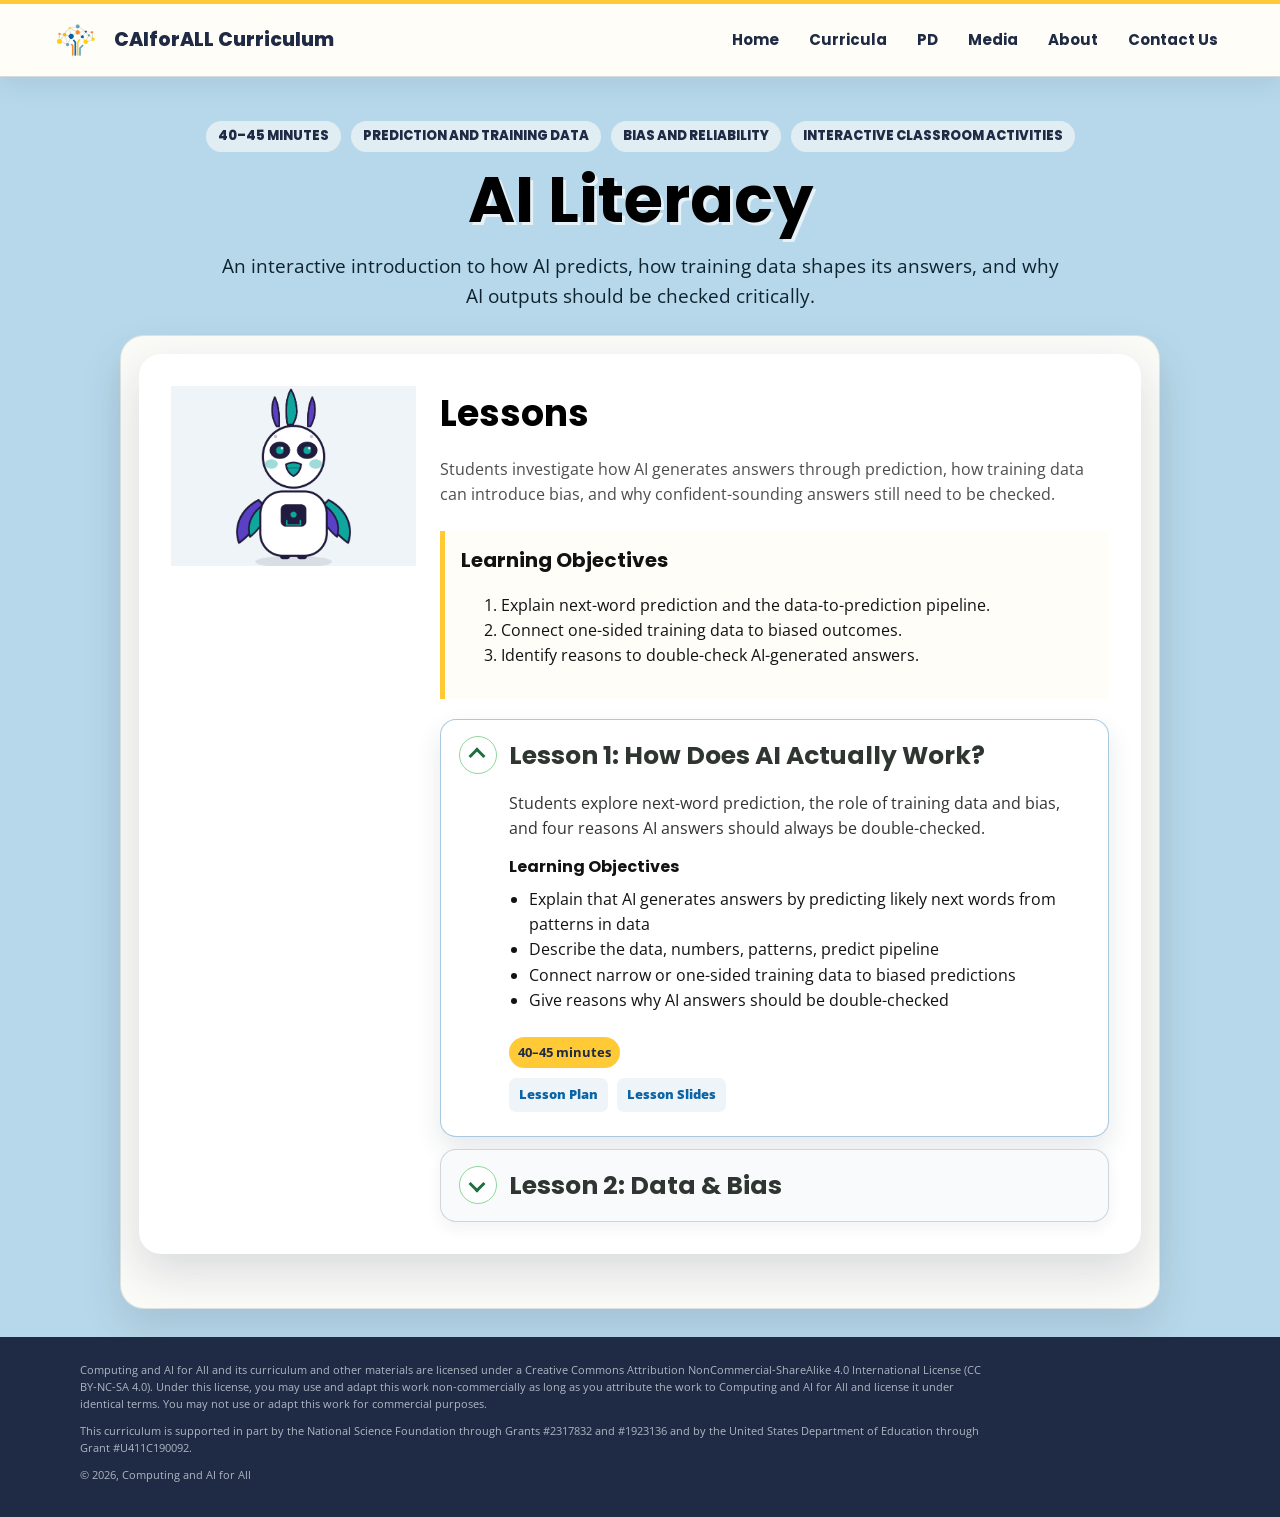
<file: ai-literacy.html>
<!doctype html>
<html lang="en">
<head>
  <meta charset="utf-8">
  <meta name="viewport" content="width=device-width, initial-scale=1">
  <title>AI Literacy | Computing and AI for All Curriculum</title>
  <link rel="icon" href="favicon.ico?v=20260721-favicon" sizes="any">
  <link rel="icon" type="image/png" href="assets/favicon.png?v=20260721-favicon">
  <link rel="shortcut icon" href="favicon.ico?v=20260721-favicon">
  <link rel="stylesheet" href="assets/site.css?v=20260519-footer">
</head>
<body>

<header class="site-header">
  <div class="nav-inner">
    <a class="brand" href="https://www.computingandaiforall.org/"><img alt="" src="content/drive-image-library/site/logo.png"><span>CAIforALL Curriculum</span></a>
    <nav class="site-nav" aria-label="Site">
      <a href="index.html?v=20260519-footer">Home</a>
      <div class="dropdown">
        <button class="dropdown-toggle" type="button">Curricula</button>
        <div class="dropdown-menu"><a href="act-1.html?v=20260519-footer">ACT 1: Scratch Create</a>
<a href="act-2.html?v=20260519-footer">ACT 2: Scratch Design</a>
<a href="act-3.html?v=20260519-footer">ACT 3: Scratch Impact</a>
<a href="act-4.html?v=20260519-footer">Computing+AI</a>
<a href="ai-literacy.html?v=20260519-footer">AI Literacy</a>
<a href="science-inquiry-studio.html?v=20260519-footer">Science Inquiry Studio</a>
<a href="scratch-basics.html?v=20260519-footer">Scratch Basics</a></div>
      </div>
      <a href="pd.html?v=20260519-footer">PD</a>
      <a href="media.html?v=20260519-footer">Media</a>
      <div class="dropdown">
        <button class="dropdown-toggle" type="button">About</button>
        <div class="dropdown-menu"><a href="https://www.computingandaiforall.org/" target="_blank" rel="noopener">CAIforAll Project</a>
<a href="team.html?v=20260519-footer">Team &amp; Partners</a></div>
      </div>
      <a href="help.html?v=20260519-footer">Contact Us</a>
    </nav>
  </div>
</header>

<main>
  <div class="page-shell">
    <section class="curriculum-hero">
      <div class="hero-pills"><span>40–45 minutes</span><span>Prediction and training data</span><span>Bias and reliability</span><span>Interactive classroom activities</span></div>
      <h1>AI Literacy</h1>
      <p>An interactive introduction to how AI predicts, how training data shapes its answers, and why AI outputs should be checked critically.</p>
    </section>
    <section class="unit-browser curriculum-block">
      
      <div class="unit-panels">
        
<section class="unit-card" id="unit-1">
  <aside class="unit-media">
    <img src="content/drive-image-library/curricula/ai-literacy/echo-mascot.png" alt="Unit 1: How AI Works">
  </aside>
  <div class="unit-main">
    <h2>Lessons</h2>
    <p class="unit-overview">Students investigate how AI generates answers through prediction, how training data can introduce bias, and why confident-sounding answers still need to be checked.</p>
    <div class="unit-learning"><h3>Learning Objectives</h3><ol><li>Explain next-word prediction and the data-to-prediction pipeline.</li><li>Connect one-sided training data to biased outcomes.</li><li>Identify reasons to double-check AI-generated answers.</li></ol></div>
    
    <div class="lessons">
<details class="lesson" open>
  <summary class="lesson-summary">Lesson 1: How Does AI Actually Work?</summary>
  <div class="lesson-body">
    <p class="lesson-description">Students explore next-word prediction, the role of training data and bias, and four reasons AI answers should always be double-checked.</p>
    <div class="lesson-objectives"><h3>Learning Objectives</h3><ul><li>Explain that AI generates answers by predicting likely next words from patterns in data</li><li>Describe the data, numbers, patterns, predict pipeline</li><li>Connect narrow or one-sided training data to biased predictions</li><li>Give reasons why AI answers should be double-checked</li></ul></div>
    <span class="duration">40–45 minutes</span>
    <div class="unit-resource-row"><a class="resource-chip" href="https://docs.google.com/document/d/1iMsN_Xpaev1w9sgwHceGmHuYVGFzxZDr7KbsYK7wF6g/edit?tab=t.0" target="_blank" rel="noopener">Lesson Plan</a><a class="resource-chip" href="https://docs.google.com/presentation/d/1oyFcX4Itn5shHoHsESKCDQT9B2oxnomxQovK3887xAY/edit?slide=id.g3f82cceef66_2_2#slide=id.g3f82cceef66_2_2" target="_blank" rel="noopener">Lesson Slides</a></div>
  </div>
</details>

<details class="lesson">
  <summary class="lesson-summary">Lesson 2: Data &amp; Bias</summary>
  <div class="lesson-body">
    <p class="lesson-description">Students examine how human judgments become embedded in data, analyze the Gender Shades case study, and experience how aggregate accuracy can conceal unequal outcomes.</p>
    <div class="lesson-objectives"><h3>Learning Objectives</h3><ul><li>Explain how human decisions about what counts as good data shape AI systems</li><li>Use the Gender Shades case study to identify bias caused by unrepresentative training and test data</li><li>Explain why overall accuracy can hide failures for specific groups</li><li>Predict how a deliberately biased dataset could produce unfair outcomes</li></ul></div>
    
    <div class="unit-resource-row"><a class="resource-chip" href="https://docs.google.com/presentation/d/1j5vH7Zu05iwKurppEalFL7q7596rWy9oHCI6ly7PVg4/edit?usp=sharing" target="_blank" rel="noopener">Lesson Slides</a></div>
  </div>
</details>
</div>
  </div>
</section>

      </div>
    </section>
    
  </div>
</main>

<footer class="footer">
  <div class="page-shell">
    <p>Computing and AI for All and its curriculum and other materials are licensed under a Creative Commons Attribution NonCommercial-ShareAlike 4.0 International License (CC BY-NC-SA 4.0). Under this license, you may use and adapt this work non-commercially as long as you attribute the work to Computing and AI for All and license it under identical terms. You may not use or adapt this work for commercial purposes.</p>
    <p>This curriculum is supported in part by the National Science Foundation through Grants #2317832 and #1923136 and by the United States Department of Education through Grant #U411C190092.</p>
    <p>© 2026, Computing and AI for All</p>
  </div>
</footer>
<script src="assets/site.js"></script>
</body>
</html>
</file>
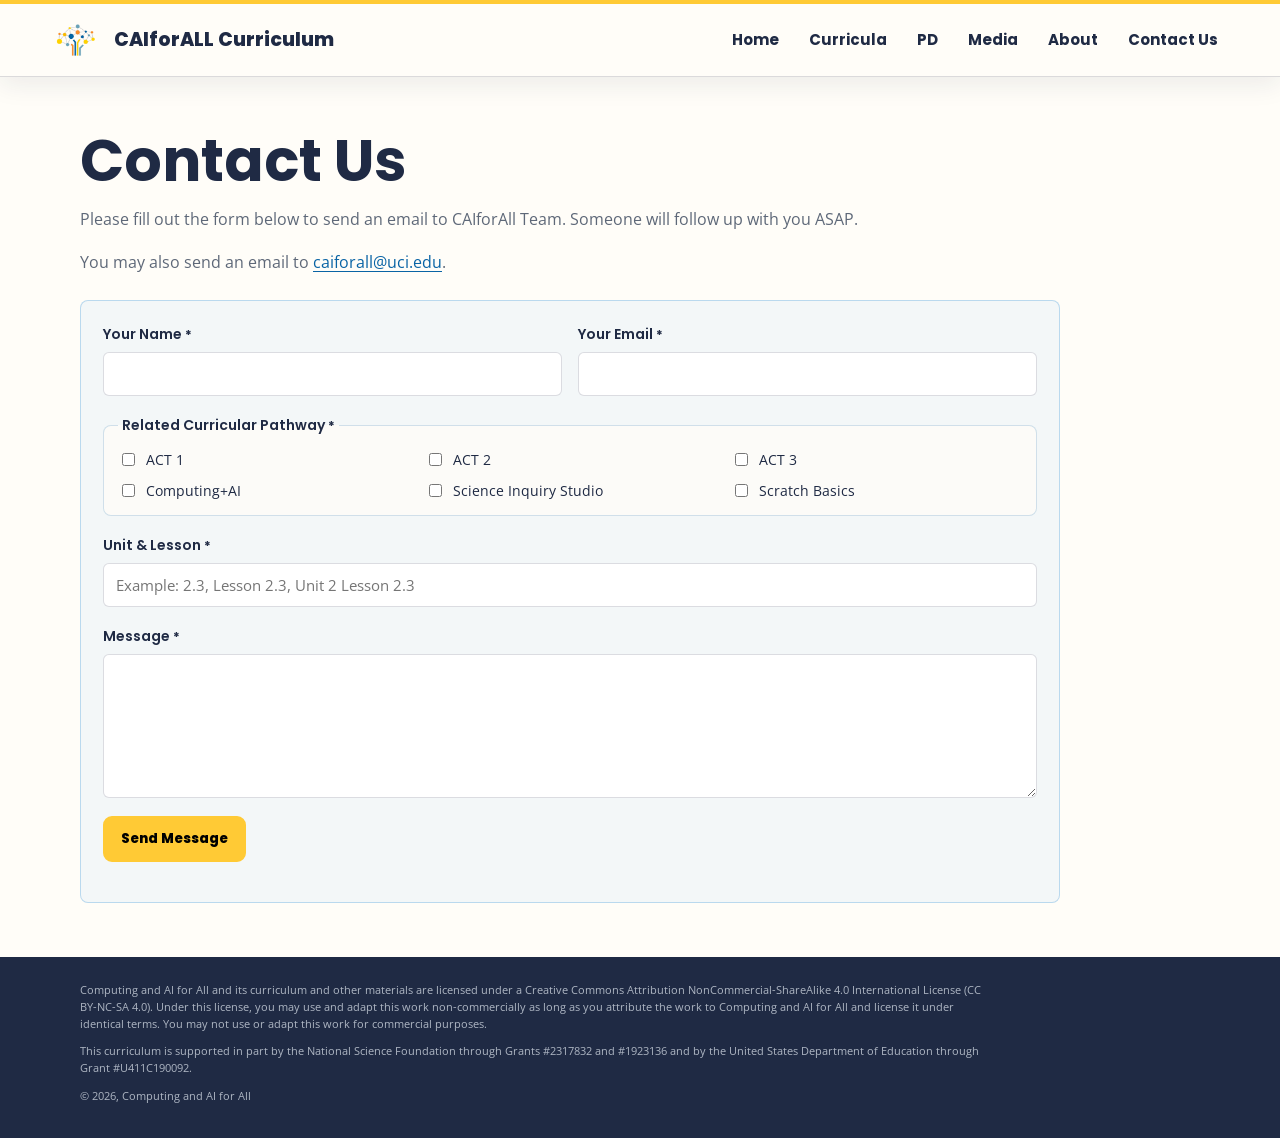
<file: help.html>
<!doctype html>
<html lang="en">
<head>
  <meta charset="utf-8">
  <meta name="viewport" content="width=device-width, initial-scale=1">
  <title>Contact Us | Computing and AI for All Curriculum</title>
  <link rel="icon" href="favicon.ico?v=20260721-favicon" sizes="any">
  <link rel="icon" type="image/png" href="assets/favicon.png?v=20260721-favicon">
  <link rel="shortcut icon" href="favicon.ico?v=20260721-favicon">
  <link rel="stylesheet" href="assets/site.css?v=20260519-footer">
</head>
<body>

<header class="site-header">
  <div class="nav-inner">
    <a class="brand" href="https://www.computingandaiforall.org/"><img alt="" src="content/drive-image-library/site/logo.png"><span>CAIforALL Curriculum</span></a>
    <nav class="site-nav" aria-label="Site">
      <a href="index.html?v=20260519-footer">Home</a>
      <div class="dropdown">
        <button class="dropdown-toggle" type="button">Curricula</button>
        <div class="dropdown-menu"><a href="act-1.html?v=20260519-footer">ACT 1: Scratch Create</a>
<a href="act-2.html?v=20260519-footer">ACT 2: Scratch Design</a>
<a href="act-3.html?v=20260519-footer">ACT 3: Scratch Impact</a>
<a href="act-4.html?v=20260519-footer">Computing+AI</a>
<a href="ai-literacy.html?v=20260519-footer">AI Literacy</a>
<a href="science-inquiry-studio.html?v=20260519-footer">Science Inquiry Studio</a>
<a href="scratch-basics.html?v=20260519-footer">Scratch Basics</a></div>
      </div>
      <a href="pd.html?v=20260519-footer">PD</a>
      <a href="media.html?v=20260519-footer">Media</a>
      <div class="dropdown">
        <button class="dropdown-toggle" type="button">About</button>
        <div class="dropdown-menu"><a href="https://www.computingandaiforall.org/" target="_blank" rel="noopener">CAIforAll Project</a>
<a href="team.html?v=20260519-footer">Team &amp; Partners</a></div>
      </div>
      <a href="help.html?v=20260519-footer" aria-current="page">Contact Us</a>
    </nav>
  </div>
</header>

<main class="home-section">
  <div class="page-shell">
    <div class="contact-content">
      <h1>Contact Us</h1>
      <p>Please fill out the form below to send an email to CAIforAll Team. Someone will follow up with you ASAP.</p>
      <p>You may also send an email to <a href="mailto:caiforall@uci.edu">caiforall@uci.edu</a>.</p>
      <form class="native-interest-form contact-form" data-google-form action="https://docs.google.com/forms/d/e/1FAIpQLSf77OMxLi81HAw0FSxT6OvZInLNTSEi4jchm88xljdFNbmCFg/formResponse" method="post" target="contact-form-target">
        <div class="form-grid">
          <label>Your Name <span class="required-star">*</span><input name="entry.1749716936" type="text" autocomplete="name" required></label>
          <label>Your Email <span class="required-star">*</span><input name="entry.398155858" type="email" autocomplete="email" required></label>
        </div>
        <fieldset data-required-group="entry.1791142999">
          <legend>Related Curricular Pathway <span class="required-star">*</span></legend>
          <label><input name="entry.1791142999" type="checkbox" value="ACT 1"> ACT 1</label>
          <label><input name="entry.1791142999" type="checkbox" value="ACT 2"> ACT 2</label>
          <label><input name="entry.1791142999" type="checkbox" value="ACT 3"> ACT 3</label>
          <label><input name="entry.1791142999" type="checkbox" value="Coding+AI"> Computing+AI</label>
          <label><input name="entry.1791142999" type="checkbox" value="Science Inquiry Studio"> Science Inquiry Studio</label>
          <label><input name="entry.1791142999" type="checkbox" value="Scratch Basics"> Scratch Basics</label>
        </fieldset>
        <label>Unit &amp; Lesson <span class="required-star">*</span><input name="entry.1884896097" type="text" placeholder="Example: 2.3, Lesson 2.3, Unit 2 Lesson 2.3" required></label>
        <label>Message <span class="required-star">*</span>
          <textarea name="entry.1233495853" rows="6" required></textarea>
        </label>
        <input type="hidden" name="fvv" value="1">
        <input type="hidden" name="pageHistory" value="0">
        <input type="hidden" name="fbzx" value="-8373193682794724951">
        <button class="btn primary" type="submit">Send Message</button>
        <p class="form-status" role="status" aria-live="polite"></p>
      </form>
      <iframe class="hidden-form-target" name="contact-form-target" title="Contact form submission"></iframe>
    </div>
  </div>
</main>

<footer class="footer">
  <div class="page-shell">
    <p>Computing and AI for All and its curriculum and other materials are licensed under a Creative Commons Attribution NonCommercial-ShareAlike 4.0 International License (CC BY-NC-SA 4.0). Under this license, you may use and adapt this work non-commercially as long as you attribute the work to Computing and AI for All and license it under identical terms. You may not use or adapt this work for commercial purposes.</p>
    <p>This curriculum is supported in part by the National Science Foundation through Grants #2317832 and #1923136 and by the United States Department of Education through Grant #U411C190092.</p>
    <p>© 2026, Computing and AI for All</p>
  </div>
</footer>
<script src="assets/site.js"></script>
</body>
</html>
</file>
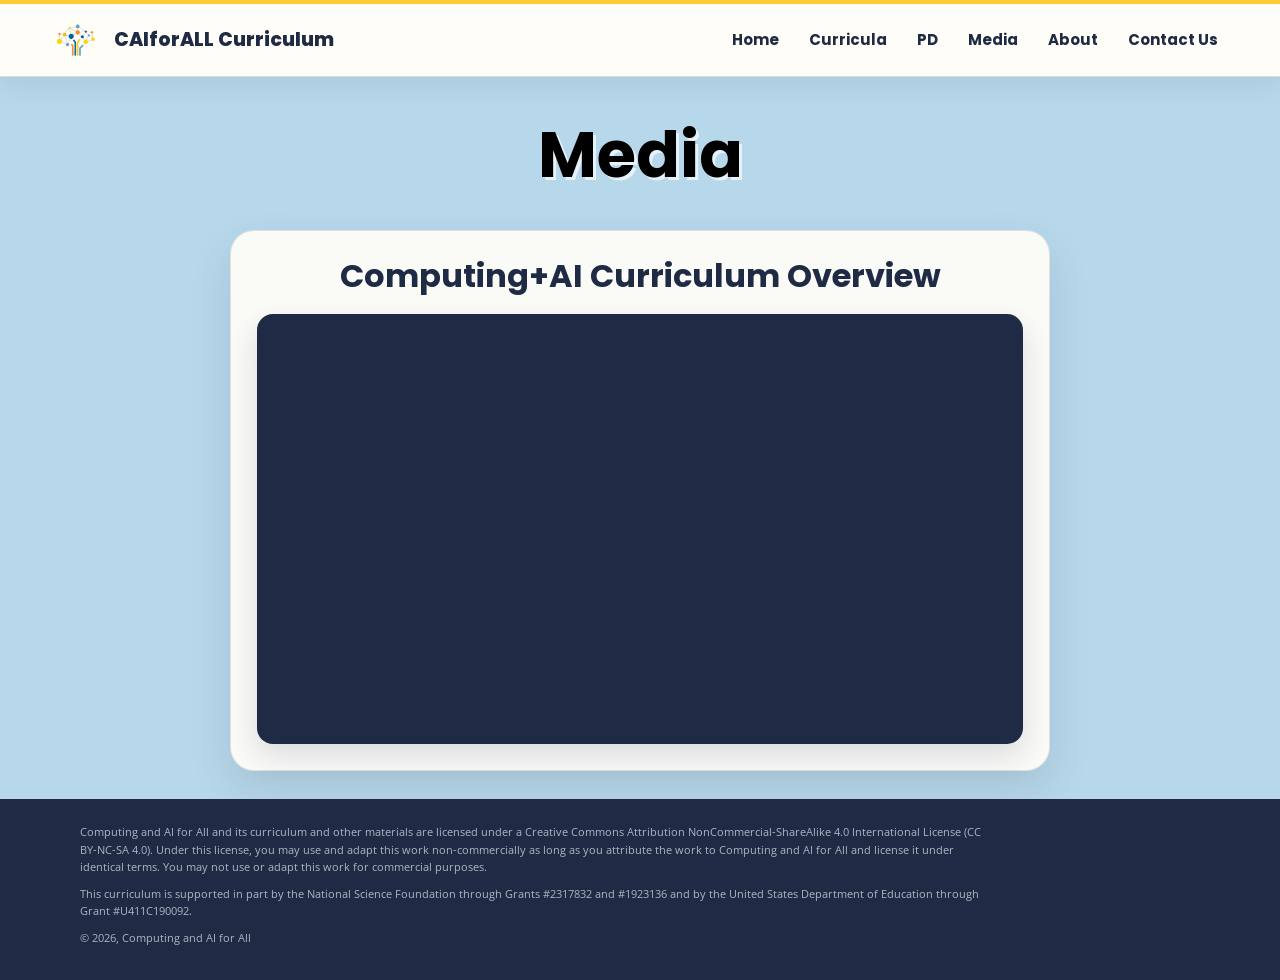
<file: media.html>
<!doctype html>
<html lang="en">
<head>
  <meta charset="utf-8">
  <meta name="viewport" content="width=device-width, initial-scale=1">
  <title>Media | Computing and AI for All Curriculum</title>
  <link rel="icon" href="favicon.ico?v=20260721-favicon" sizes="any">
  <link rel="icon" type="image/png" href="assets/favicon.png?v=20260721-favicon">
  <link rel="shortcut icon" href="favicon.ico?v=20260721-favicon">
  <link rel="stylesheet" href="assets/site.css?v=20260519-footer">
</head>
<body>

<header class="site-header">
  <div class="nav-inner">
    <a class="brand" href="https://www.computingandaiforall.org/"><img alt="" src="content/drive-image-library/site/logo.png"><span>CAIforALL Curriculum</span></a>
    <nav class="site-nav" aria-label="Site">
      <a href="index.html?v=20260519-footer">Home</a>
      <div class="dropdown">
        <button class="dropdown-toggle" type="button">Curricula</button>
        <div class="dropdown-menu"><a href="act-1.html?v=20260519-footer">ACT 1: Scratch Create</a>
<a href="act-2.html?v=20260519-footer">ACT 2: Scratch Design</a>
<a href="act-3.html?v=20260519-footer">ACT 3: Scratch Impact</a>
<a href="act-4.html?v=20260519-footer">Computing+AI</a>
<a href="ai-literacy.html?v=20260519-footer">AI Literacy</a>
<a href="science-inquiry-studio.html?v=20260519-footer">Science Inquiry Studio</a>
<a href="scratch-basics.html?v=20260519-footer">Scratch Basics</a></div>
      </div>
      <a href="pd.html?v=20260519-footer">PD</a>
      <a href="media.html?v=20260519-footer" aria-current="page">Media</a>
      <div class="dropdown">
        <button class="dropdown-toggle" type="button">About</button>
        <div class="dropdown-menu"><a href="https://www.computingandaiforall.org/" target="_blank" rel="noopener">CAIforAll Project</a>
<a href="team.html?v=20260519-footer">Team &amp; Partners</a></div>
      </div>
      <a href="help.html?v=20260519-footer">Contact Us</a>
    </nav>
  </div>
</header>

<main>
  <div class="page-shell">
    <section class="curriculum-hero">
      <h1>Media</h1>
    </section>
    <section class="curriculum-block" aria-labelledby="computing-ai-video-title" style="width:min(820px, 100%);padding:clamp(16px, 2.2vw, 26px);">
      <h2 id="computing-ai-video-title" style="margin:0 0 18px;text-align:center;font-size:clamp(24px, 3vw, 32px);line-height:1.2;">Computing+AI Curriculum Overview</h2>
      <div class="video-embed" style="position:relative;overflow:hidden;width:100%;margin:0 auto;border:1px solid rgba(31, 42, 68, .12);border-radius:16px;background:#1f2a44;box-shadow:0 12px 28px rgba(31, 42, 68, .14);aspect-ratio:16 / 9;">
        <iframe src="https://www.youtube-nocookie.com/embed/0ZzRmtUHbZ0" title="Computing+AI curriculum video" allow="autoplay; fullscreen" allowfullscreen style="position:absolute;inset:0;width:100%;height:100%;border:0;"></iframe>
      </div>
    </section>
  </div>
</main>

<footer class="footer">
  <div class="page-shell">
    <p>Computing and AI for All and its curriculum and other materials are licensed under a Creative Commons Attribution NonCommercial-ShareAlike 4.0 International License (CC BY-NC-SA 4.0). Under this license, you may use and adapt this work non-commercially as long as you attribute the work to Computing and AI for All and license it under identical terms. You may not use or adapt this work for commercial purposes.</p>
    <p>This curriculum is supported in part by the National Science Foundation through Grants #2317832 and #1923136 and by the United States Department of Education through Grant #U411C190092.</p>
    <p>© 2026, Computing and AI for All</p>
  </div>
</footer>
<script src="assets/site.js"></script>
</body>
</html>
</file>
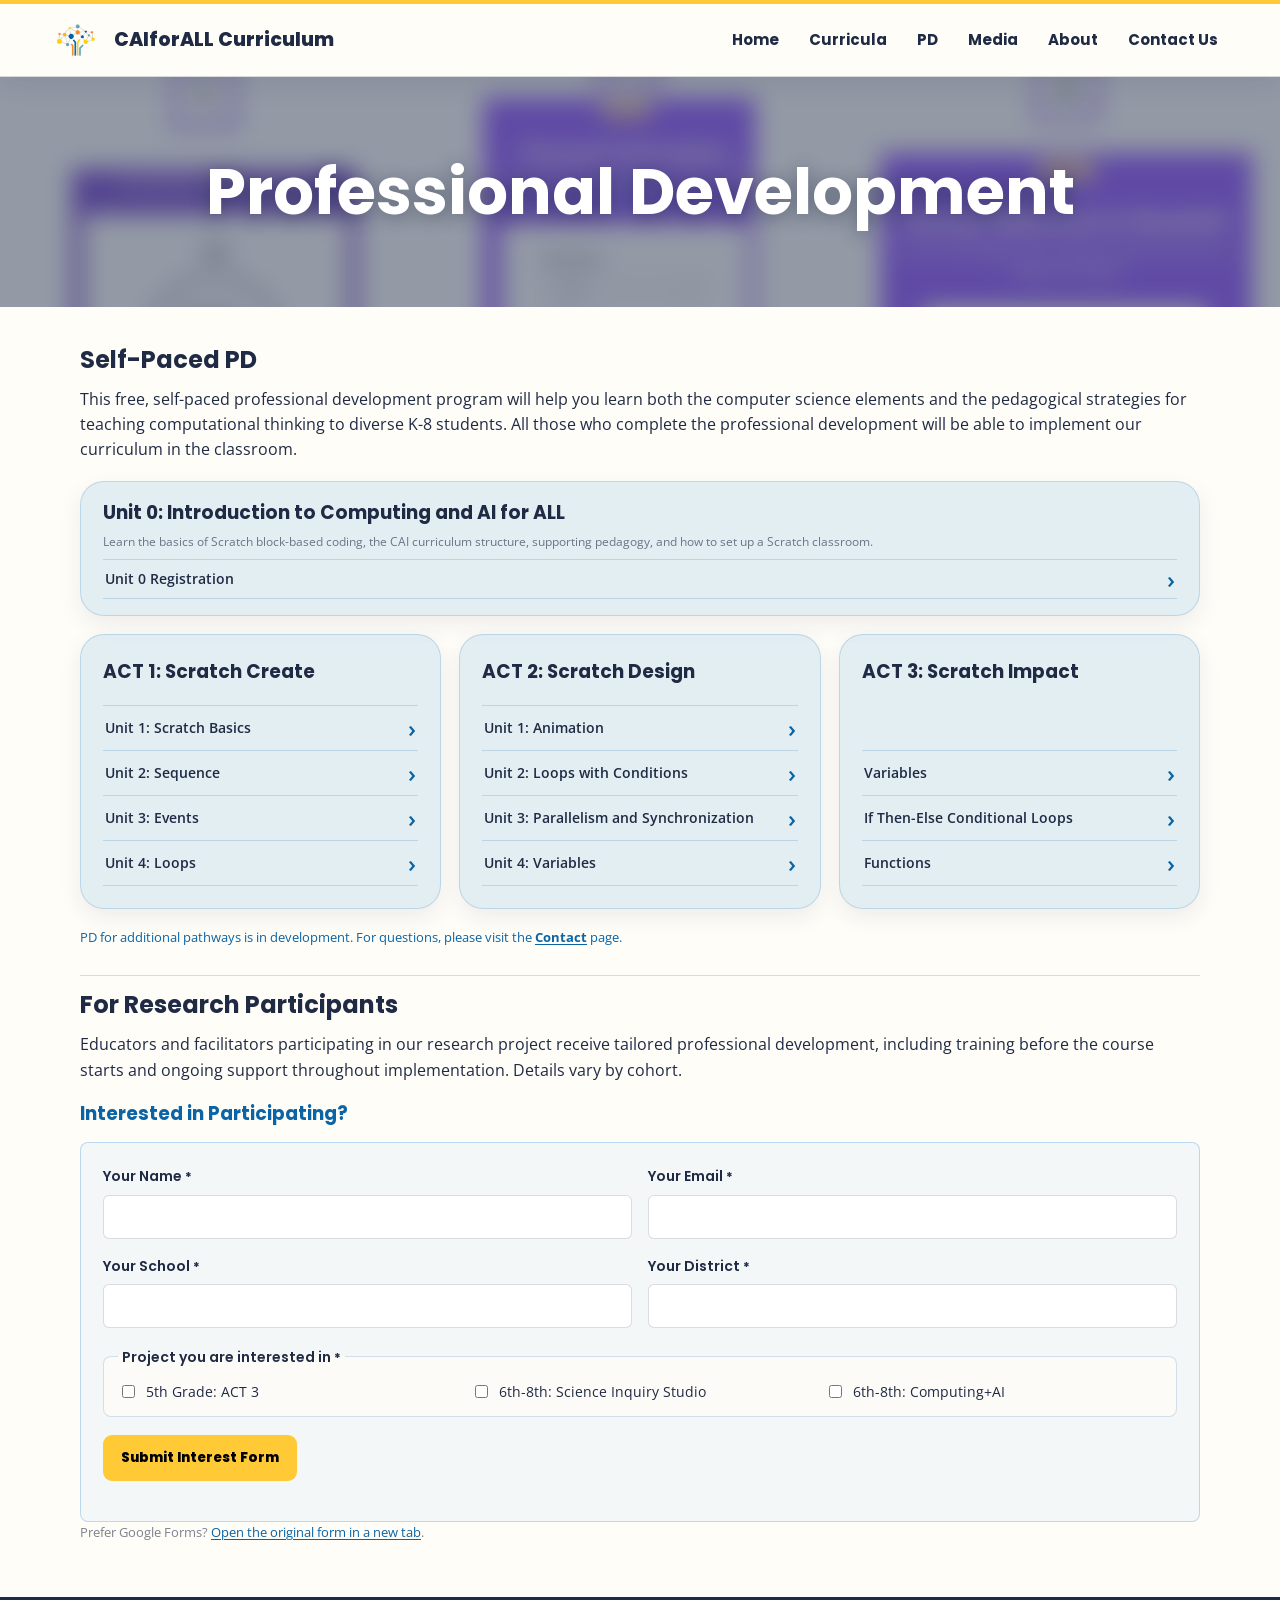
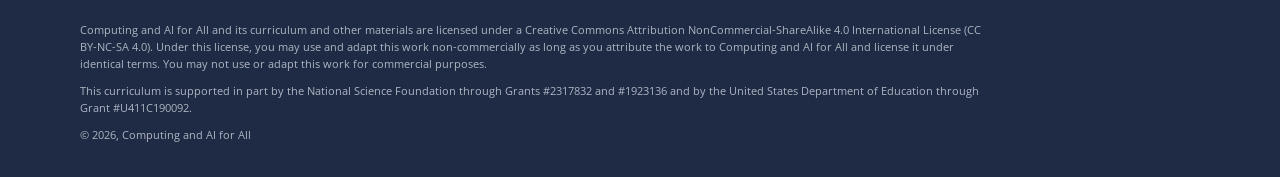
<file: pd.html>
<!doctype html>
<html lang="en">
<head>
  <meta charset="utf-8">
  <meta name="viewport" content="width=device-width, initial-scale=1">
  <title>PD | Computing and AI for All Curriculum</title>
  <link rel="icon" href="favicon.ico?v=20260721-favicon" sizes="any">
  <link rel="icon" type="image/png" href="assets/favicon.png?v=20260721-favicon">
  <link rel="shortcut icon" href="favicon.ico?v=20260721-favicon">
  <link rel="stylesheet" href="assets/site.css?v=20260519-footer">
</head>
<body>

<header class="site-header">
  <div class="nav-inner">
    <a class="brand" href="https://www.computingandaiforall.org/"><img alt="" src="content/drive-image-library/site/logo.png"><span>CAIforALL Curriculum</span></a>
    <nav class="site-nav" aria-label="Site">
      <a href="index.html?v=20260519-footer">Home</a>
      <div class="dropdown">
        <button class="dropdown-toggle" type="button">Curricula</button>
        <div class="dropdown-menu"><a href="act-1.html?v=20260519-footer">ACT 1: Scratch Create</a>
<a href="act-2.html?v=20260519-footer">ACT 2: Scratch Design</a>
<a href="act-3.html?v=20260519-footer">ACT 3: Scratch Impact</a>
<a href="act-4.html?v=20260519-footer">Computing+AI</a>
<a href="ai-literacy.html?v=20260519-footer">AI Literacy</a>
<a href="science-inquiry-studio.html?v=20260519-footer">Science Inquiry Studio</a>
<a href="scratch-basics.html?v=20260519-footer">Scratch Basics</a></div>
      </div>
      <a href="pd.html?v=20260519-footer" aria-current="page">PD</a>
      <a href="media.html?v=20260519-footer">Media</a>
      <div class="dropdown">
        <button class="dropdown-toggle" type="button">About</button>
        <div class="dropdown-menu"><a href="https://www.computingandaiforall.org/" target="_blank" rel="noopener">CAIforAll Project</a>
<a href="team.html?v=20260519-footer">Team &amp; Partners</a></div>
      </div>
      <a href="help.html?v=20260519-footer">Contact Us</a>
    </nav>
  </div>
</header>

<section class="pd-hero">
  <div class="page-shell">
    <h1>Professional Development</h1>
  </div>
</section>

<main class="home-section pd-page">
  <div class="page-shell">
    <div class="pd-content">
      <section class="help-section">
        <h2>Self-Paced PD</h2>
        <p>This free, self-paced professional development program will help you learn both the computer science elements and the pedagogical strategies for teaching computational thinking to diverse K-8 students. All those who complete the professional development will be able to implement our curriculum in the classroom.</p>
        <div class="pd-card-grid">
          <article class="pathway-card pd-card pd-card-wide">
            <h3>Unit 0: Introduction to Computing and AI for ALL</h3>
            <p class="pd-card-note">Learn the basics of Scratch block-based coding, the CAI curriculum structure, supporting pedagogy, and how to set up a Scratch classroom.</p>
            <div class="pd-resource-list">
              <a href="https://www.proprofs.com/training/course/?title=copy-of-unit-0-introduction-to-ecforall-and-scratch_68717a6779f53" target="_blank" rel="noopener">Unit 0 Registration</a>
            </div>
          </article>
          <article class="pathway-card pd-card">
            <h3>ACT 1: Scratch Create</h3>
            <div class="pd-resource-list">
              <a href="https://www.proprofstraining.com/app/course/?title=copy-of-act-1-unit-pd_687174ccb0524" target="_blank" rel="noopener">Unit 1: Scratch Basics</a>
              <a href="https://www.proprofstraining.com/app/course/?title=act-unit-2_67feb62ce08b1" target="_blank" rel="noopener">Unit 2: Sequence</a>
              <a href="https://www.proprofstraining.com/app/course/?title=act-unit-3-review_6801676447e51" target="_blank" rel="noopener">Unit 3: Events</a>
              <a href="https://www.proprofstraining.com/app/course/?title=copy-of-act-unit-4-review-in-progress_68717a8528d2d" target="_blank" rel="noopener">Unit 4: Loops</a>
            </div>
          </article>
          <article class="pathway-card pd-card">
            <h3>ACT 2: Scratch Design</h3>
            <div class="pd-resource-list">
              <a href="https://www.proprofstraining.com/app/course/?title=act-2-unit-1-edit-in-progress_6882b341c9df8" target="_blank" rel="noopener">Unit 1: Animation</a>
              <a href="https://www.proprofstraining.com/app/course/?title=act-2-unit-edit-in-progress_6882b37f5b0eb" target="_blank" rel="noopener">Unit 2: Loops with Conditions</a>
              <a href="https://www.proprofstraining.com/app/course/?title=act-2-unit-3-edit-in-progress_6882b45a780c4" target="_blank" rel="noopener">Unit 3: Parallelism and Synchronization</a>
              <a href="https://www.proprofstraining.com/app/course/?title=act-2-unit-4-edit-in-progress_6882b4b7e3265" target="_blank" rel="noopener">Unit 4: Variables</a>
            </div>
          </article>
          <article class="pathway-card pd-card">
            <h3>ACT 3: Scratch Impact</h3>
            <div class="pd-resource-list">
              <a href="https://www.proprofstraining.com/app/course/?title=variables-pd_69b2efd7434c1" target="_blank" rel="noopener">Variables</a>
              <a href="https://www.proprofstraining.com/app/course/?title=variables-pd_69b2ef4d255b6" target="_blank" rel="noopener">If Then-Else Conditional Loops</a>
              <a href="https://www.proprofstraining.com/app/course/?title=act-3-unit-edit-in-progress_6882b6bc54264" target="_blank" rel="noopener">Functions</a>
            </div>
          </article>
        </div>
        <p class="pd-contact-note">PD for additional pathways is in development. For questions, please visit the <a href="help.html">Contact</a> page.</p>
      </section>
      <section class="help-section">
        <h2>For Research Participants</h2>
        <p>Educators and facilitators participating in our research project receive tailored professional development, including training before the course starts and ongoing support throughout implementation. Details vary by cohort.</p>
        <div class="pd-interest">
          <h3>Interested in Participating?</h3>
          <form class="native-interest-form" data-google-form action="https://docs.google.com/forms/d/e/1FAIpQLSeQmgtcbVPH2adjibYN8st1PXsf0b0tlZr2nkN1ueepUsmlsQ/formResponse" method="post" target="interest-form-target">
            <div class="form-grid">
              <label>Your Name <span class="required-star">*</span><input name="entry.1749716936" type="text" autocomplete="name" required></label>
              <label>Your Email <span class="required-star">*</span><input name="entry.398155858" type="email" autocomplete="email" required></label>
              <label>Your School <span class="required-star">*</span><input name="entry.186915610" type="text" required></label>
              <label>Your District <span class="required-star">*</span><input name="entry.846008202" type="text" required></label>
            </div>
            <fieldset data-required-group="entry.1791142999">
              <legend>Project you are interested in <span class="required-star">*</span></legend>
              <label><input name="entry.1791142999" type="checkbox" value="5th Grade: ACT 3"> 5th Grade: ACT 3</label>
              <label><input name="entry.1791142999" type="checkbox" value="6th-8th: Science Inquiry Studio"> 6th-8th: Science Inquiry Studio</label>
              <label><input name="entry.1791142999" type="checkbox" value="6th-8th: Coding+AI"> 6th-8th: Computing+AI</label>
            </fieldset>
            <input type="hidden" name="fvv" value="1">
            <input type="hidden" name="pageHistory" value="0">
            <input type="hidden" name="fbzx" value="8190185445833508264">
            <button class="btn primary" type="submit">Submit Interest Form</button>
            <p class="form-status" role="status" aria-live="polite"></p>
          </form>
          <iframe class="hidden-form-target" name="interest-form-target" title="Research participant interest form submission"></iframe>
          <p class="section-note">Prefer Google Forms? <a href="https://docs.google.com/forms/d/e/1FAIpQLSeQmgtcbVPH2adjibYN8st1PXsf0b0tlZr2nkN1ueepUsmlsQ/viewform?usp=header" target="_blank" rel="noopener">Open the original form in a new tab</a>.</p>
        </div>
      </section>
    </div>
  </div>
</main>

<footer class="footer">
  <div class="page-shell">
    <p>Computing and AI for All and its curriculum and other materials are licensed under a Creative Commons Attribution NonCommercial-ShareAlike 4.0 International License (CC BY-NC-SA 4.0). Under this license, you may use and adapt this work non-commercially as long as you attribute the work to Computing and AI for All and license it under identical terms. You may not use or adapt this work for commercial purposes.</p>
    <p>This curriculum is supported in part by the National Science Foundation through Grants #2317832 and #1923136 and by the United States Department of Education through Grant #U411C190092.</p>
    <p>© 2026, Computing and AI for All</p>
  </div>
</footer>
<script src="assets/site.js"></script>
</body>
</html>
</file>
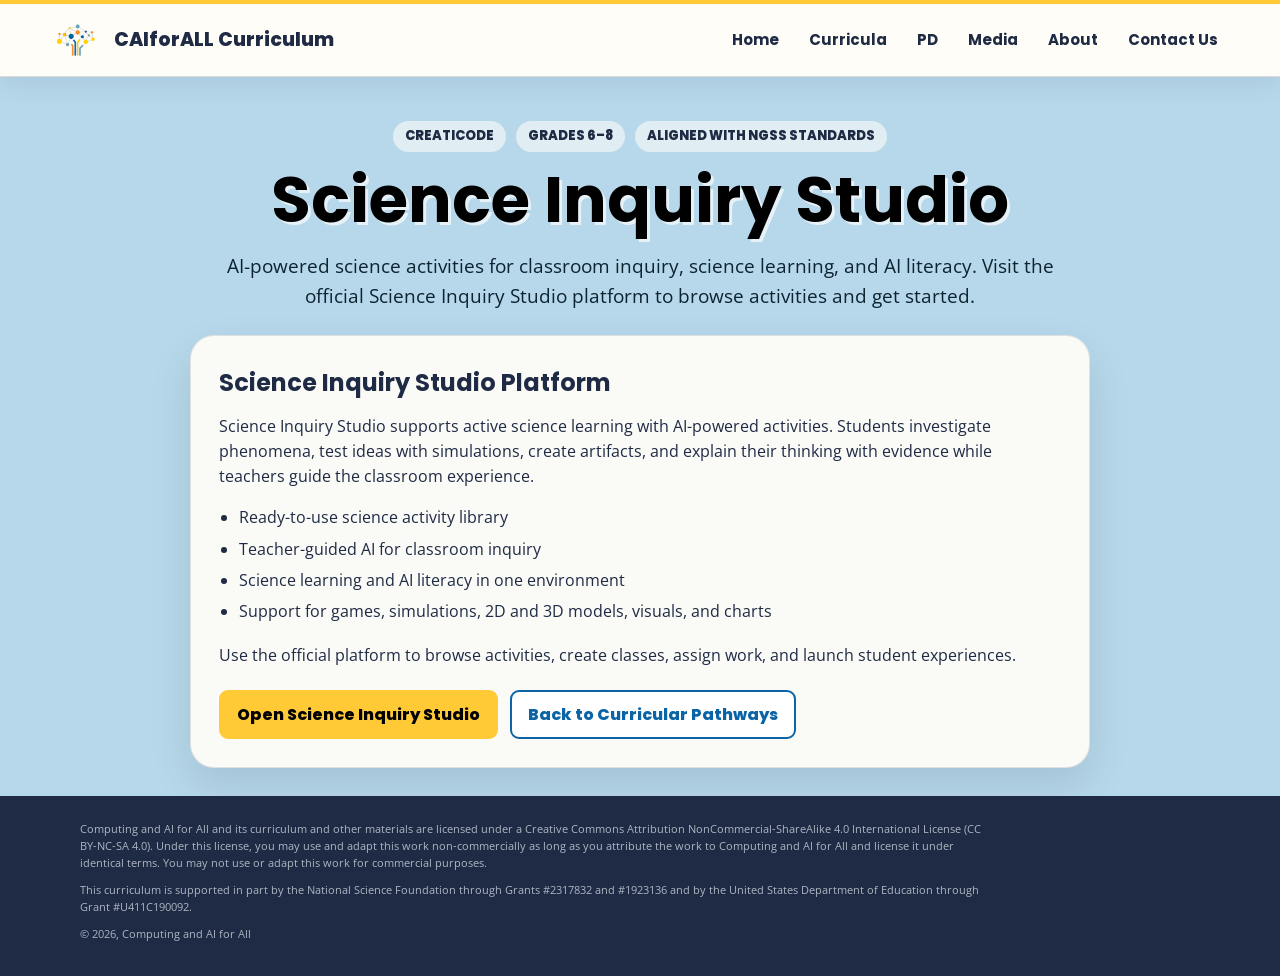
<file: science-inquiry-studio.html>
<!doctype html>
<html lang="en">
<head>
  <meta charset="utf-8">
  <meta name="viewport" content="width=device-width, initial-scale=1">
  <title>Science Inquiry Studio | Computing and AI for All Curriculum</title>
  <link rel="icon" href="favicon.ico?v=20260721-favicon" sizes="any">
  <link rel="icon" type="image/png" href="assets/favicon.png?v=20260721-favicon">
  <link rel="shortcut icon" href="favicon.ico?v=20260721-favicon">
  <link rel="stylesheet" href="assets/site.css?v=20260519-footer">
</head>
<body>

<header class="site-header">
  <div class="nav-inner">
    <a class="brand" href="https://www.computingandaiforall.org/"><img alt="" src="content/drive-image-library/site/logo.png"><span>CAIforALL Curriculum</span></a>
    <nav class="site-nav" aria-label="Site">
      <a href="index.html?v=20260519-footer">Home</a>
      <div class="dropdown">
        <button class="dropdown-toggle" type="button">Curricula</button>
        <div class="dropdown-menu"><a href="act-1.html?v=20260519-footer">ACT 1: Scratch Create</a>
<a href="act-2.html?v=20260519-footer">ACT 2: Scratch Design</a>
<a href="act-3.html?v=20260519-footer">ACT 3: Scratch Impact</a>
<a href="act-4.html?v=20260519-footer">Computing+AI</a>
<a href="ai-literacy.html?v=20260519-footer">AI Literacy</a>
<a href="science-inquiry-studio.html?v=20260519-footer">Science Inquiry Studio</a>
<a href="scratch-basics.html?v=20260519-footer">Scratch Basics</a></div>
      </div>
      <a href="pd.html?v=20260519-footer">PD</a>
      <a href="media.html?v=20260519-footer">Media</a>
      <div class="dropdown">
        <button class="dropdown-toggle" type="button">About</button>
        <div class="dropdown-menu"><a href="https://www.computingandaiforall.org/" target="_blank" rel="noopener">CAIforAll Project</a>
<a href="team.html?v=20260519-footer">Team &amp; Partners</a></div>
      </div>
      <a href="help.html?v=20260519-footer">Contact Us</a>
    </nav>
  </div>
</header>

<main>
  <div class="page-shell">
    <section class="curriculum-hero">
      <div class="hero-pills"><span>CreatiCode</span><span>Grades 6–8</span><span>Aligned with NGSS Standards</span></div>
      <h1>Science Inquiry Studio</h1>
      <p>AI-powered science activities for classroom inquiry, science learning, and AI literacy. Visit the official Science Inquiry Studio platform to browse activities and get started.</p>
    </section>
    <section class="development-panel curriculum-block">
      <h2>Science Inquiry Studio Platform</h2>
      <p>Science Inquiry Studio supports active science learning with AI-powered activities. Students investigate phenomena, test ideas with simulations, create artifacts, and explain their thinking with evidence while teachers guide the classroom experience.</p>
      <ul class="card-bullets">
        <li>Ready-to-use science activity library</li>
        <li>Teacher-guided AI for classroom inquiry</li>
        <li>Science learning and AI literacy in one environment</li>
        <li>Support for games, simulations, 2D and 3D models, visuals, and charts</li>
      </ul>
      <p>Use the official platform to browse activities, create classes, assign work, and launch student experiences.</p>
      <div class="btn-row">
        <a class="btn" href="https://sinq.studio/" target="_blank" rel="noopener">Open Science Inquiry Studio</a>
        <a class="btn outline" href="index.html#curricula">Back to Curricular Pathways</a>
      </div>
    </section>
  </div>
</main>

<footer class="footer">
  <div class="page-shell">
    <p>Computing and AI for All and its curriculum and other materials are licensed under a Creative Commons Attribution NonCommercial-ShareAlike 4.0 International License (CC BY-NC-SA 4.0). Under this license, you may use and adapt this work non-commercially as long as you attribute the work to Computing and AI for All and license it under identical terms. You may not use or adapt this work for commercial purposes.</p>
    <p>This curriculum is supported in part by the National Science Foundation through Grants #2317832 and #1923136 and by the United States Department of Education through Grant #U411C190092.</p>
    <p>© 2026, Computing and AI for All</p>
  </div>
</footer>
<script src="assets/site.js"></script>
</body>
</html>
</file>
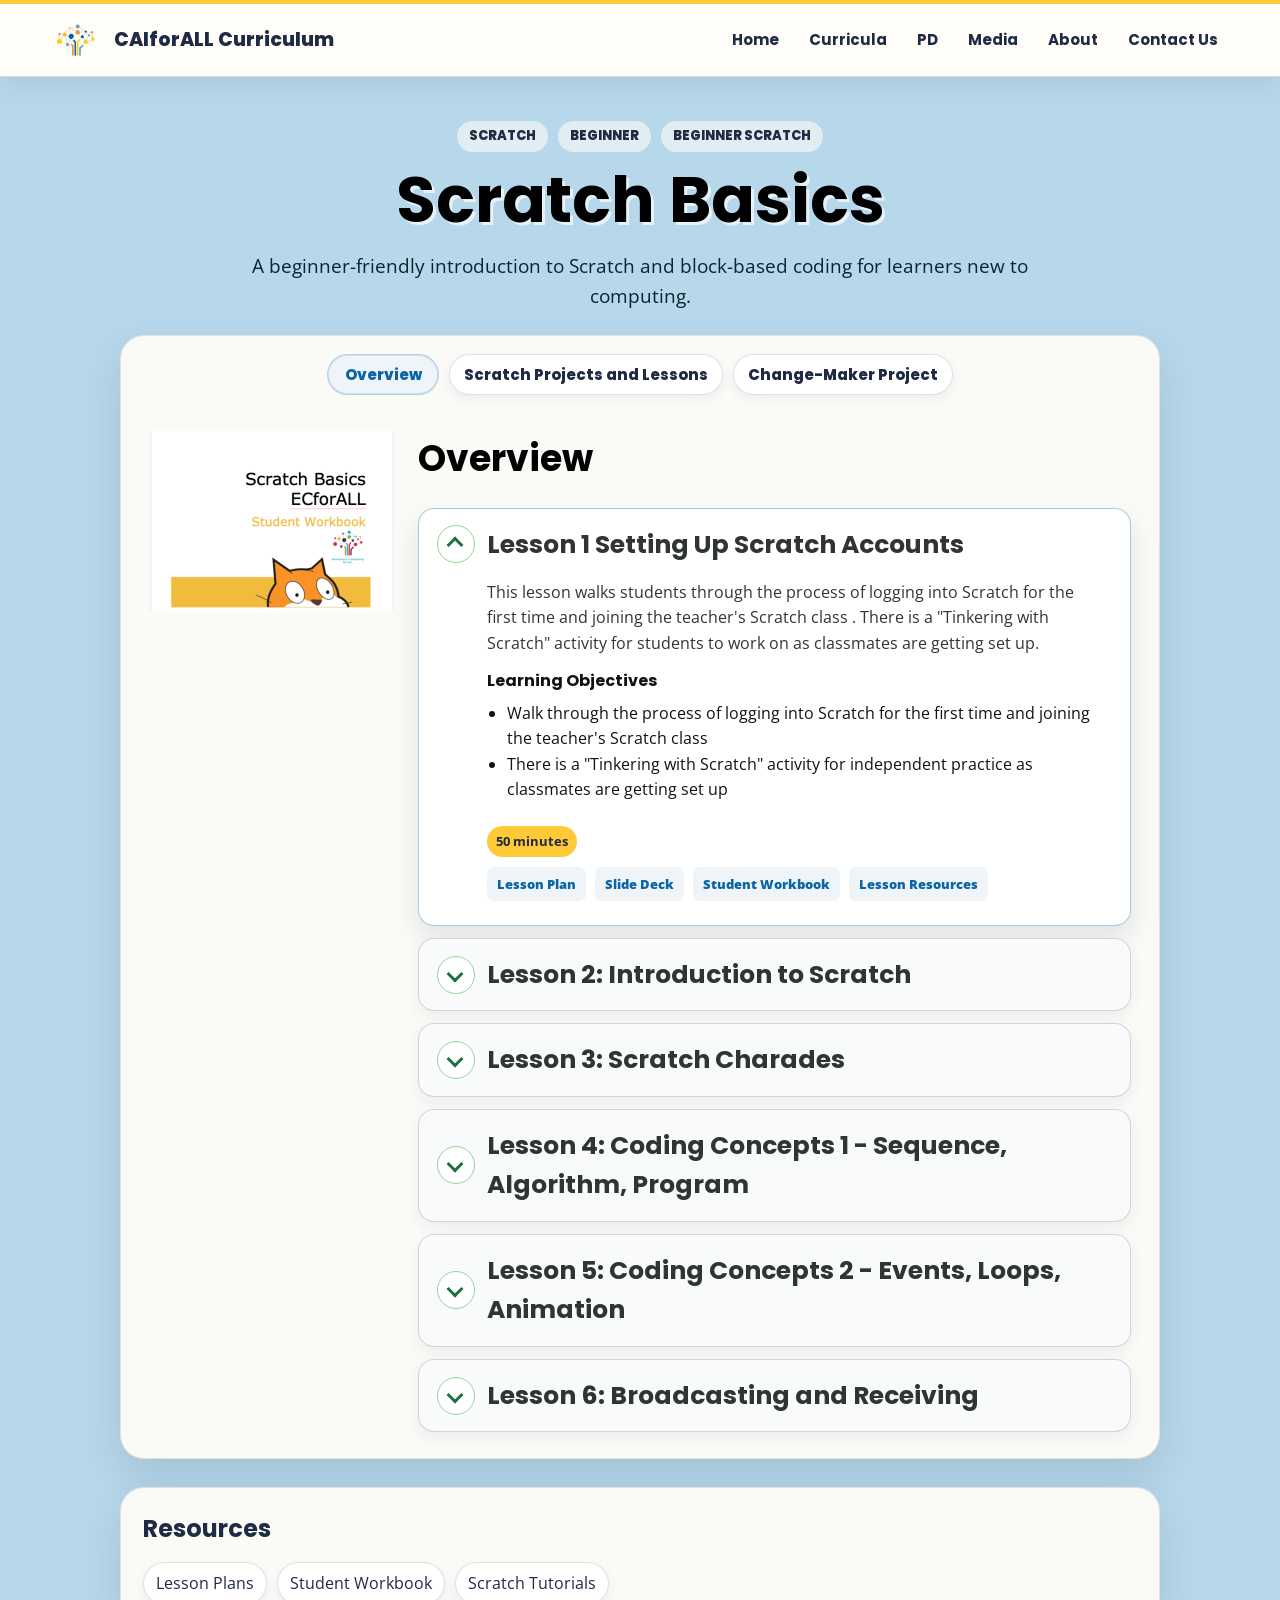
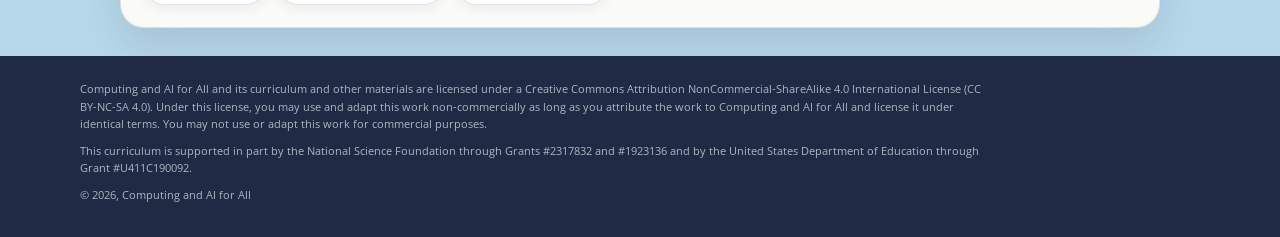
<file: scratch-basics.html>
<!doctype html>
<html lang="en">
<head>
  <meta charset="utf-8">
  <meta name="viewport" content="width=device-width, initial-scale=1">
  <title>Scratch Basics | Computing and AI for All Curriculum</title>
  <link rel="icon" href="favicon.ico?v=20260721-favicon" sizes="any">
  <link rel="icon" type="image/png" href="assets/favicon.png?v=20260721-favicon">
  <link rel="shortcut icon" href="favicon.ico?v=20260721-favicon">
  <link rel="stylesheet" href="assets/site.css?v=20260519-footer">
</head>
<body>

<header class="site-header">
  <div class="nav-inner">
    <a class="brand" href="https://www.computingandaiforall.org/"><img alt="" src="content/drive-image-library/site/logo.png"><span>CAIforALL Curriculum</span></a>
    <nav class="site-nav" aria-label="Site">
      <a href="index.html?v=20260519-footer">Home</a>
      <div class="dropdown">
        <button class="dropdown-toggle" type="button">Curricula</button>
        <div class="dropdown-menu"><a href="act-1.html?v=20260519-footer">ACT 1: Scratch Create</a>
<a href="act-2.html?v=20260519-footer">ACT 2: Scratch Design</a>
<a href="act-3.html?v=20260519-footer">ACT 3: Scratch Impact</a>
<a href="act-4.html?v=20260519-footer">Computing+AI</a>
<a href="ai-literacy.html?v=20260519-footer">AI Literacy</a>
<a href="science-inquiry-studio.html?v=20260519-footer">Science Inquiry Studio</a>
<a href="scratch-basics.html?v=20260519-footer">Scratch Basics</a></div>
      </div>
      <a href="pd.html?v=20260519-footer">PD</a>
      <a href="media.html?v=20260519-footer">Media</a>
      <div class="dropdown">
        <button class="dropdown-toggle" type="button">About</button>
        <div class="dropdown-menu"><a href="https://www.computingandaiforall.org/" target="_blank" rel="noopener">CAIforAll Project</a>
<a href="team.html?v=20260519-footer">Team &amp; Partners</a></div>
      </div>
      <a href="help.html?v=20260519-footer">Contact Us</a>
    </nav>
  </div>
</header>

<main>
  <div class="page-shell">
    <section class="curriculum-hero">
      <div class="hero-pills"><span>Scratch</span><span>Beginner</span><span>Beginner Scratch</span></div>
      <h1>Scratch Basics</h1>
      <p>A beginner-friendly introduction to Scratch and block-based coding for learners new to computing.</p>
    </section>
    <section class="unit-browser curriculum-block" data-unit-browser>
      <div class="unit-tabs" role="tablist" aria-label="Curriculum units">
        <button class="unit-tab active" id="unit-tab-1" type="button" data-unit-target="unit-1" role="tab" aria-controls="unit-1" aria-selected="true">Overview</button><button class="unit-tab" id="unit-tab-2" type="button" data-unit-target="unit-2" role="tab" aria-controls="unit-2" aria-selected="false">Scratch Projects and Lessons</button><button class="unit-tab" id="unit-tab-3" type="button" data-unit-target="unit-3" role="tab" aria-controls="unit-3" aria-selected="false">Change-Maker Project</button>
      </div>
      <div class="unit-panels">
        
<section class="unit-card unit-panel active" id="unit-1" role="tabpanel" aria-labelledby="unit-tab-1">
  <aside class="unit-media">
    <img src="content/drive-image-library/curricula/scratch/units/unit-1-overview.jpg" alt="Overview">
  </aside>
  <div class="unit-main">
    <h2>Overview</h2>
    
    
    
    <div class="lessons">
<details class="lesson" open>
  <summary class="lesson-summary">Lesson 1 Setting Up Scratch Accounts</summary>
  <div class="lesson-body">
    <p class="lesson-description">This lesson walks students through the process of logging into Scratch for the first time and joining the teacher&#x27;s Scratch class . There is a &quot;Tinkering with Scratch&quot; activity for students to work on as classmates are getting set up.</p>
    <div class="lesson-objectives"><h3>Learning Objectives</h3><ul><li>Walk through the process of logging into Scratch for the first time and joining the teacher&#x27;s Scratch class</li><li>There is a &quot;Tinkering with Scratch&quot; activity for independent practice as classmates are getting set up</li></ul></div>
    <span class="duration">50 minutes</span>
    <div class="unit-resource-row"><a class="resource-chip" href="https://docs.google.com/document/d/1b5x9s9kk8VF8AHHmHrKnFQZDYzZkJHhjnhBTPEbzx30/edit?usp=share_link" target="_blank" rel="noopener">Lesson Plan</a><a class="resource-chip" href="https://docs.google.com/presentation/d/12Vv5T2kjeDYDuNhXFN_pop1SjUrj1bgPSximAr3X7MQ/edit?usp=share_link" target="_blank" rel="noopener">Slide Deck</a><a class="resource-chip" href="https://docs.google.com/presentation/d/1eeVX55XlKHOLvKCpvv_2SrZvLkGTpTcTCyNy8fBuXl0/edit?usp=share_link" target="_blank" rel="noopener">Student Workbook</a><a class="resource-chip" href="https://drive.google.com/file/d/1Zvrs02PlmdH5fAKiDRAonSV_bG3sydri/view?usp=share_link" target="_blank" rel="noopener">Lesson Resources</a></div>
  </div>
</details>

<details class="lesson">
  <summary class="lesson-summary">Lesson 2: Introduction to Scratch</summary>
  <div class="lesson-body">
    <p class="lesson-description">This lesson introduces the Scratch environment to students and teaches them to import sprites (characters) and how to edit them.</p>
    <div class="lesson-objectives"><h3>Learning Objective</h3><ul><li>Introduce the Scratch environment to learners and teaches them to import sprites (characters) and how to edit them</li></ul></div>
    <span class="duration">50 minutes</span>
    <div class="unit-resource-row"><a class="resource-chip" href="https://docs.google.com/document/d/1TDX2J0iyAE3prsIjaGufvAZTMHz5eNBNXzuFWDGSs9Q/edit?usp=share_link" target="_blank" rel="noopener">Lesson Plan</a><a class="resource-chip" href="https://docs.google.com/presentation/d/10tiC6ypyXK0YfJvClM97wJLcFt5tLYtg/edit?usp=share_link&amp;ouid=108237580068016560674&amp;rtpof=true&amp;sd=true" target="_blank" rel="noopener">Slide Deck</a><a class="resource-chip" href="https://docs.google.com/presentation/d/1VDPpC1-HUWI1CRdQUMI8dFOCNClV83wKAJmel95CcmA/edit?usp=share_link" target="_blank" rel="noopener">Student Workbook</a><a class="resource-chip" href="https://drive.google.com/file/d/1rFjaVay4OIkttNipnDVW2o5wUQf3iX5T/view?usp=share_link" target="_blank" rel="noopener">Lesson Resources</a></div>
  </div>
</details>

<details class="lesson">
  <summary class="lesson-summary">Lesson 3: Scratch Charades</summary>
  <div class="lesson-body">
    <p class="lesson-description">Students play a Scratch version of charades and determine the script that is performed by the actor. They learn how block-based programming works without the complexity of the Scratch platform.</p>
    <div class="lesson-objectives"><h3>Learning Objectives</h3><ul><li>Play a Scratch version of charades and determine the script that is performed by the actor</li><li>Learn how block-based programming works without the complexity of the Scratch platform</li></ul></div>
    <span class="duration">50 minutes</span>
    <div class="unit-resource-row"><a class="resource-chip" href="https://docs.google.com/document/d/16mC4RWyMTP01ACeKhCELyn-23qpKnH63SRYk7gKhJFw/edit?usp=share_link" target="_blank" rel="noopener">Lesson Plan</a><a class="resource-chip" href="https://docs.google.com/presentation/d/1QHebvLcPc-rHAEt7WGoGdmFFXPzPjzy1/edit?usp=share_link&amp;ouid=108237580068016560674&amp;rtpof=true&amp;sd=true" target="_blank" rel="noopener">Slide Deck</a><a class="resource-chip" href="https://docs.google.com/presentation/d/1qbAzU230pw6MCUBlSg1aYE88EH6Pfp0CeUlGzLpYi4o/edit?usp=share_link" target="_blank" rel="noopener">Student Workbook</a><a class="resource-chip" href="https://drive.google.com/file/d/1z53SpzqXbfdJQy3_Kvx9yeVwdYjKuJYv/view?usp=share_link" target="_blank" rel="noopener">Lesson Resources</a></div>
  </div>
</details>

<details class="lesson">
  <summary class="lesson-summary">Lesson 4: Coding Concepts 1 - Sequence, Algorithm, Program</summary>
  <div class="lesson-body">
    <p class="lesson-description">Students review the concepts of sequence , algorithm, and program to give them language to talk about the process of creating projects. Students debug code to better understand the importance of initialization. They work on a project called &quot;Making Things Move and Talk&quot;.</p>
    <div class="lesson-objectives"><h3>Learning Objectives</h3><ul><li>Review the concepts of sequence , algorithm, and program to give them language to talk about the process of creating projects</li><li>Debug code to better understand the importance of initialization</li><li>Work on a project called &quot;Making Things Move and Talk&quot;</li></ul></div>
    <span class="duration">50 minutes</span>
    <div class="unit-resource-row"><a class="resource-chip" href="https://docs.google.com/document/d/1_SkU2I0n5BcIXQ1XO-mibEqczdNQgUEtCxFOcgbOzko/edit?usp=share_link" target="_blank" rel="noopener">Lesson Plan</a><a class="resource-chip" href="https://docs.google.com/presentation/d/109ReuNNseObx9fPnlcQ5PG8qLOVJvINn/edit?usp=share_link&amp;ouid=108237580068016560674&amp;rtpof=true&amp;sd=true" target="_blank" rel="noopener">Slide Deck</a><a class="resource-chip" href="https://docs.google.com/presentation/d/1t_2T2D-OGLWNH6Fv3kwULHffQDuZ-tysJbLgwvLtU-4/edit?usp=share_link" target="_blank" rel="noopener">Student Workbook</a><a class="resource-chip" href="https://drive.google.com/file/d/1q3s1yqR8TUKXc5i0prhi2t6oaQfqYR_l/view?usp=share_link" target="_blank" rel="noopener">Lesson Resources</a></div>
  </div>
</details>

<details class="lesson">
  <summary class="lesson-summary">Lesson 5: Coding Concepts 2 - Events, Loops, Animation</summary>
  <div class="lesson-body">
    <p class="lesson-description">This lesson introduces the concepts of events, loops, and animation. They debug code to discover the importance of &quot;wait&quot; blocks in animation. Students make a flip book to help students development their conception of animation.</p>
    <div class="lesson-objectives"><h3>Learning Objectives</h3><ul><li>Introduce the concepts of events, loops, and animation</li><li>Debug code to discover the importance of &quot;wait&quot; blocks in animation</li><li>Make a flip book to help learners development their conception of animation</li></ul></div>
    <span class="duration">50 minutes</span>
    <div class="unit-resource-row"><a class="resource-chip" href="https://docs.google.com/document/d/13ko28jDZsraVhmTuLR6kJxuXLPOBp8lLUMfOEJ7GgRY/edit?usp=share_link" target="_blank" rel="noopener">Lesson Plan</a><a class="resource-chip" href="https://docs.google.com/presentation/d/1Vz5vpUJkYDoiaY16RlFZJ6uEWp5kj-4n/edit?usp=share_link&amp;ouid=108237580068016560674&amp;rtpof=true&amp;sd=true" target="_blank" rel="noopener">Slide Deck</a><a class="resource-chip" href="https://docs.google.com/presentation/d/1Mltzv5xLom1dxWmFhFuLLfKte32jc0MtbmG1p2dqxcs/edit?usp=share_link" target="_blank" rel="noopener">Student Workbook</a><a class="resource-chip" href="https://drive.google.com/file/d/1Ua89_hcYF7LEldfNzylPlJczwJddi0Bm/view?usp=share_link" target="_blank" rel="noopener">Lesson Resources</a></div>
  </div>
</details>

<details class="lesson">
  <summary class="lesson-summary">Lesson 6: Broadcasting and Receiving</summary>
  <div class="lesson-body">
    <p class="lesson-description">This lesson introduces students to the concept of broadcasting and receiving. This is an important concept that enables sprites (characters) to interact.</p>
    <div class="lesson-objectives"><h3>Learning Objectives</h3><ul><li>Introduce the concept of broadcasting and receiving</li><li>This is an important concept that enables sprites (characters) to interact</li></ul></div>
    <span class="duration">50 minutes</span>
    <div class="unit-resource-row"><a class="resource-chip" href="https://docs.google.com/document/d/1iiiqyGJGEgdOeONx2YSVmRgIJCgQEAJs2oH53FIKNMQ/edit?usp=share_link" target="_blank" rel="noopener">Lesson Plan</a><a class="resource-chip" href="https://docs.google.com/presentation/d/1vbmia_N8mP-AxpJj60CfyGWVr2DLWMhQ/edit?usp=share_link&amp;ouid=108237580068016560674&amp;rtpof=true&amp;sd=true" target="_blank" rel="noopener">Slide Deck</a><a class="resource-chip" href="https://docs.google.com/presentation/d/1PYOYuWMtk__PfP_-2kQSPKHZF5D0i0j-wU9ejpUVFfs/edit?usp=share_link" target="_blank" rel="noopener">Student Workbook</a><a class="resource-chip" href="https://drive.google.com/file/d/1NqQXsTIa8gQdz29bLP7-fcggT29jct4b/view?usp=share_link" target="_blank" rel="noopener">Lesson Resources</a></div>
  </div>
</details>
</div>
  </div>
</section>

<section class="unit-card unit-panel" id="unit-2" role="tabpanel" aria-labelledby="unit-tab-2" hidden>
  <aside class="unit-media">
    <img src="content/drive-image-library/curricula/scratch/units/unit-2-scratch-projects-and-lessons.png" alt="Scratch Projects and Lessons">
  </aside>
  <div class="unit-main">
    <h2>Scratch Projects and Lessons</h2>
    <p class="unit-overview">This section provides example lessons of how Scratch can be used in the classroom across the curriculum. These projects support students in developing their computational thinking and language abilities.</p>
    
    <div class="unit-resource-row"><a class="resource-chip" href="https://drive.google.com/file/d/147OwZnCR244wTIGSZ2V7hPSRNoyN_WfB/view?usp=share_link" target="_blank" rel="noopener">Full Student Workbook</a><a class="resource-chip" href="https://docs.google.com/document/d/1cqXWJ_lLkskzG4ZfplhVGeJFoA7e9s0jvBos_QNbzpY/edit?usp=sharing" target="_blank" rel="noopener">Lesson Plans</a></div>
    <div class="lessons">
<details class="lesson" open>
  <summary class="lesson-summary">Name Poem Project</summary>
  <div class="lesson-body">
    <p class="lesson-description">Students plan, build, and reflect on a project where they animate each letter of their name.</p>
    <div class="lesson-objectives"><h3>Learning Objective</h3><ul><li>Plan, build, and reflect on a project where they animate each letter of their name</li></ul></div>
    <span class="duration">3 hours</span>
    <div class="unit-resource-row"><a class="resource-chip" href="https://docs.google.com/document/d/1418HiW27Okxl-yPow6qZsldwwK9orW7CYIX6ksZNQZI/edit?usp=share_link" target="_blank" rel="noopener">Lesson Plan</a><a class="resource-chip" href="https://docs.google.com/presentation/d/1bGkgjA5Ai3Q1l30SAcCipPYVA-qkS0LNZyhEys2L7a0/edit?usp=share_link" target="_blank" rel="noopener">Slide Deck</a><a class="resource-chip" href="https://docs.google.com/presentation/d/1mmAZPd0PprWHmAcCwb5Zh8cLFglnCBtHjn-mBsXCqjY/edit?usp=share_link" target="_blank" rel="noopener">Student Workbook</a><a class="resource-chip" href="https://docs.google.com/document/d/12H4PqU0PaqVR9wGuSi3csGkNsafzAWwjyQdzP-LeOls/edit?usp=sharing" target="_blank" rel="noopener">Lesson Resources</a></div>
  </div>
</details>

<details class="lesson">
  <summary class="lesson-summary">About Me Project</summary>
  <div class="lesson-body">
    <p class="lesson-description">Students plan, build, and reflect on a project where they choose their own background, sprites (characters), animation, and script to share about themselves.</p>
    <div class="lesson-objectives"><h3>Learning Objective</h3><ul><li>Plan, build, and reflect on a project where choose their own background, sprites (characters), animation, and script to share about themselves</li></ul></div>
    <span class="duration">3 hours</span>
    <div class="unit-resource-row"><a class="resource-chip" href="https://docs.google.com/document/d/1rg7Txhj6D3DIV00LBIqsYFZHwlg35V9D8Lak1GXdlVs/edit?usp=share_link" target="_blank" rel="noopener">Lesson Plan</a><a class="resource-chip" href="https://docs.google.com/presentation/d/1XYs-bHj3Ql8hpilwtgawZNH_J4T8dGaQQafaNkvwUTc/edit?usp=share_link" target="_blank" rel="noopener">Slide Deck</a><a class="resource-chip" href="https://docs.google.com/presentation/d/1TdHcyRITQ6dJ4Lb41sKYmFrwRSiFH73WUXwK5rNM9k4/edit?usp=share_link" target="_blank" rel="noopener">Student Workbook</a><a class="resource-chip" href="https://docs.google.com/document/d/1vD4AE7-WxfqmV65t0F93KJIms7VBMPhVMKf8oRP2eZ4/edit?usp=sharing" target="_blank" rel="noopener">Lesson Resources</a></div>
  </div>
</details>

<details class="lesson">
  <summary class="lesson-summary">Dance Party Project</summary>
  <div class="lesson-body">
    <p class="lesson-description">Students plan, build, and reflect on a project where they program sprites to change costumes to create a movement effect.</p>
    <div class="lesson-objectives"><h3>Learning Objective</h3><ul><li>Plan, build, and reflect on a project where they program sprites to change costumes to create a movement effect</li></ul></div>
    <span class="duration">3 hours</span>
    <div class="unit-resource-row"><a class="resource-chip" href="https://docs.google.com/document/d/1XH-wNu26ONcr8W3pF3-0FpuYbJD0fcf1jvJMMGibhQs/edit?usp=share_link" target="_blank" rel="noopener">Lesson Plan</a><a class="resource-chip" href="https://docs.google.com/presentation/d/1GfzfF6AEawJxjNMxb0KdFC_YjLuJJ476PXXtnRJeMeI/edit?usp=share_link" target="_blank" rel="noopener">Slide Deck</a><a class="resource-chip" href="https://docs.google.com/presentation/d/1UZzXFUfPMit5nkpkc2zatxjbKxOKb_d-JqfUvM_OzPc/edit?usp=share_link" target="_blank" rel="noopener">Student Workbook</a><a class="resource-chip" href="https://docs.google.com/document/d/1lmLgV_ZixgedrStooIA3Fam-J6MyZmhyhbZiPEk_eBQ/edit?usp=sharing" target="_blank" rel="noopener">Lesson Resources</a></div>
  </div>
</details>

<details class="lesson">
  <summary class="lesson-summary">Role Model Lessons</summary>
  <div class="lesson-body">
    <p class="lesson-description">Here are seven lessons about people from underrepresented groups in the computing field who have made or are making contributions to the computing field. Students explore various occupations in the computing field.</p>
    <div class="lesson-objectives"><h3>Learning Objectives</h3><ul><li>Explore seven lessons about people from underrepresented groups in the computing field who have made or are making contributions to the computing field</li><li>Various occupations in the computing field</li></ul></div>
    <span class="duration">7 x 15 minutes</span>
    <div class="unit-resource-row"><a class="resource-chip" href="https://docs.google.com/document/d/1hzOa4osWKm05xABk8K2t55W7CKFRuYsTXytJY_bWtpg/edit?usp=share_link" target="_blank" rel="noopener">Lesson Plan</a><a class="resource-chip" href="https://docs.google.com/presentation/d/1LubBkLyR_v44turFzWbbvaJHV-8K7GfEf7CpGc7MsNw/edit?usp=share_link" target="_blank" rel="noopener">Slide Deck</a><a class="resource-chip" href="https://docs.google.com/presentation/d/1OrZxbz6fNTbV80WE_rARSYOSyuDNI95cqo6Pwb4pWw4/edit?usp=share_link" target="_blank" rel="noopener">Student Workbook</a></div>
  </div>
</details>

<details class="lesson">
  <summary class="lesson-summary">Environmental Literacy Systems Project- coming soon!</summary>
  <div class="lesson-body">
    <p class="lesson-description">These lessons teach students that a system is two or more parts that interact to form a whole. Students learn about how trees affect people and how people affect trees. The concept of cause and effect is taught explicitly. For the Scratch project, students narrate the relationships and animate sprites in a tree connection circle.</p>
    <div class="lesson-objectives"><h3>Learning Objectives</h3><ul><li>Teach that a system is two or more parts that interact to form a whole</li><li>About how trees affect people and how people affect trees</li><li>Explore cause and effect is taught explicitly</li><li>For the Scratch project, learners narrate the relationships and animate sprites in a tree connection circle</li></ul></div>
    <span class="duration">6 x 50 minutes</span>
    <div class="unit-resource-row"><a class="resource-chip" href="https://docs.google.com/presentation/d/1L-zYDil7oZ083E3I6NTDsxeSbObK_47hxydfHJJOPGU/edit?usp=sharing" target="_blank" rel="noopener">Student Workbook</a></div>
  </div>
</details>

<details class="lesson">
  <summary class="lesson-summary">Growth Mindset and the Brain</summary>
  <div class="lesson-body">
    <p class="lesson-description">This quick project guides students to make a digital Thanksgiving greeting card. Students animate the sprites in the project and record a message. The project can be emailed to friends and family simply by copying and pasting the URL.</p>
    <div class="lesson-objectives"><h3>Learning Objectives</h3><ul><li>This quick project guides make a digital Thanksgiving greeting card</li><li>Animate the sprites in the project and record a message</li><li>The project can be emailed to friends and family simply by copying and pasting the URL</li></ul></div>
    <span class="duration">Three Hours</span>
    <div class="unit-resource-row"><a class="resource-chip" href="https://docs.google.com/document/d/1WE5BZIsRdOw4xxxTHm970LBTCJCWhakhT5vfrfj1BFg/edit?usp=sharing" target="_blank" rel="noopener">Lesson Plan</a><a class="resource-chip" href="https://docs.google.com/presentation/d/1qC260BZAWEeVoL-rNF0wkBTANkrUc3-hsQ4_5bq-Bsw/edit?usp=sharing" target="_blank" rel="noopener">Slide Deck</a><a class="resource-chip" href="https://docs.google.com/presentation/d/1p0OtoOdUO-clOAIyGxIQ4Uihm57A5-tq1HMJCZdurd4/edit#slide=id.g2b361eb743e_0_0" target="_blank" rel="noopener">Project Checklist</a></div>
  </div>
</details>
</div>
  </div>
</section>

<section class="unit-card unit-panel" id="unit-3" role="tabpanel" aria-labelledby="unit-tab-3" hidden>
  <aside class="unit-media">
    <img src="content/drive-image-library/curricula/scratch/units/unit-3-change-maker-project.png" alt="Change-Maker Project">
  </aside>
  <div class="unit-main">
    <h2>Change-Maker Project</h2>
    <p class="unit-overview">Students research people who have made an impact in the world. Students create a project that teaches others about the change maker of their choice and the impact they made. Duration: 10 hours</p>
    
    
    <div class="lessons">
<details class="lesson" open>
  <summary class="lesson-summary">What is a Change-Maker?</summary>
  <div class="lesson-body">
    <p class="lesson-description">Students define what a change-maker is and choose a change-maker to research and report on.</p>
    <div class="lesson-objectives"><h3>Learning Objective</h3><ul><li>Define what a change-maker is and choose a change-maker to research and report on</li></ul></div>
    <span class="duration">1 hour</span>
    <div class="unit-resource-row"><a class="resource-chip" href="https://drive.google.com/file/d/1SIC0a9r4RmrZq2kKWGEfli_PYyXJnnlb/view?usp=share_link" target="_blank" rel="noopener">Lesson Plan</a><a class="resource-chip" href="https://docs.google.com/presentation/d/1UHwgP5Vphqc2JBKw7LandYfKMo-0Nasx87QbFvaem30/edit?usp=share_link" target="_blank" rel="noopener">Slide Deck</a><a class="resource-chip" href="https://drive.google.com/file/d/1GjEv5Rw1vVl5vbpg6nuT-aiW3tOskQ4C/view?usp=share_link" target="_blank" rel="noopener">Student Workbook</a></div>
  </div>
</details>

<details class="lesson">
  <summary class="lesson-summary">Researching Your Change-Maker</summary>
  <div class="lesson-body">
    <p class="lesson-description">Students generate questions for their research. They take notes systematically.</p>
    <div class="lesson-objectives"><h3>Learning Objectives</h3><ul><li>Generate questions for their research</li><li>Take notes systematically</li></ul></div>
    <span class="duration">2 hours</span>
    <div class="unit-resource-row"><a class="resource-chip" href="https://drive.google.com/file/d/1_uvIolTWh9kbzmKh03WfDBWiu0WGCTfX/view?usp=share_link" target="_blank" rel="noopener">Lesson Plan</a><a class="resource-chip" href="https://docs.google.com/presentation/d/19ZcgL5AfV_aEFPdIdfJr_-RStC4xFTTD7bt-x0yYtY0/edit?usp=share_link" target="_blank" rel="noopener">Slide Deck</a><a class="resource-chip" href="https://drive.google.com/file/d/1cRAKm9t0jmpWvg1k0PRsbMpVpU_ZN8cf/view?usp=share_link" target="_blank" rel="noopener">Student Workbook</a></div>
  </div>
</details>

<details class="lesson">
  <summary class="lesson-summary">Planning Your Project</summary>
  <div class="lesson-body">
    <p class="lesson-description">Students animate and narrate the change-maker&#x27;s story in the Scratch environment. Reflection and Sharing Students reflection the creation process and will share their project with others. Contact Us at ECforALL@uci.edu Back to Top This curriculum is supported in part by the National Science Foundation through Grants #2317832 and #1923136 and by the United States Department of Education through Grant #U411C190092....</p>
    <div class="lesson-objectives"><h3>Learning Objectives</h3><ul><li>Animate and narrate the change-maker&#x27;s story in the Scratch environment</li><li>Reflection and Sharing reflection the creation process and will share their project with others</li></ul></div>
    <span class="duration">3 hours</span>
    <div class="unit-resource-row"><a class="resource-chip" href="https://drive.google.com/file/d/1yJ60ANSjEGIPltZf5pbvX_k_AfYrv04J/view?usp=share_link" target="_blank" rel="noopener">Lesson Plan</a><a class="resource-chip" href="https://docs.google.com/presentation/d/1wBRBShntRlKw5WrqLkRkQeCCHjAntLoh23B1TlGtdDU/edit?usp=share_link" target="_blank" rel="noopener">Slide Deck</a><a class="resource-chip" href="https://drive.google.com/file/d/10ql-3gPGtnMmRrfp-Px_nwhbpm4xoCKl/view?usp=share_link" target="_blank" rel="noopener">Student Workbook</a><a class="resource-chip" href="https://drive.google.com/file/d/1_2PzMCURmwu7FqD0oj9wD-C8NpAFCnyV/view?usp=share_link" target="_blank" rel="noopener">Lesson Plan</a><a class="resource-chip" href="https://docs.google.com/presentation/d/1SWgy36Dnir0WqolfBvyEfO5AA3tj3vItn907aW5Yy5I/edit?usp=share_link" target="_blank" rel="noopener">Slide Deck</a><a class="resource-chip" href="https://drive.google.com/file/d/1eCEJVQjni5WLLWyX1Vz-GiEaZB5Z4nly/view?usp=share_link" target="_blank" rel="noopener">Student Workbook</a></div>
  </div>
</details>
</div>
  </div>
</section>

      </div>
    </section>
    
    <section class="teacher-resources curriculum-block">
      <h2>Resources</h2>
      <div class="quick-resources" aria-label="Curriculum resources">
        <div class="quick-resource-row"><a href="https://docs.google.com/document/d/1MqXhJWhParPcZ0Mr9PVLWkYcVmUYOMgbQ-qNK3Jr2-U/edit?usp=share_link" target="_blank" rel="noopener">Lesson Plans</a><a href="https://drive.google.com/file/d/1Yv0hnLwo6-7eq3CQGN6eK4Hr6J0WzyYU/view?usp=share_link" target="_blank" rel="noopener">Student Workbook</a><a href="https://docs.google.com/presentation/d/1FGkEaUi-dEqjyiZN7AweMLg97OxxgE5UsKzsTYYVnfw/edit#slide=id.gdf19f5b3e4_0_84" target="_blank" rel="noopener">Scratch Tutorials</a></div>
      </div>
    </section>
  </div>
</main>

<footer class="footer">
  <div class="page-shell">
    <p>Computing and AI for All and its curriculum and other materials are licensed under a Creative Commons Attribution NonCommercial-ShareAlike 4.0 International License (CC BY-NC-SA 4.0). Under this license, you may use and adapt this work non-commercially as long as you attribute the work to Computing and AI for All and license it under identical terms. You may not use or adapt this work for commercial purposes.</p>
    <p>This curriculum is supported in part by the National Science Foundation through Grants #2317832 and #1923136 and by the United States Department of Education through Grant #U411C190092.</p>
    <p>© 2026, Computing and AI for All</p>
  </div>
</footer>
<script src="assets/site.js"></script>
</body>
</html>
</file>
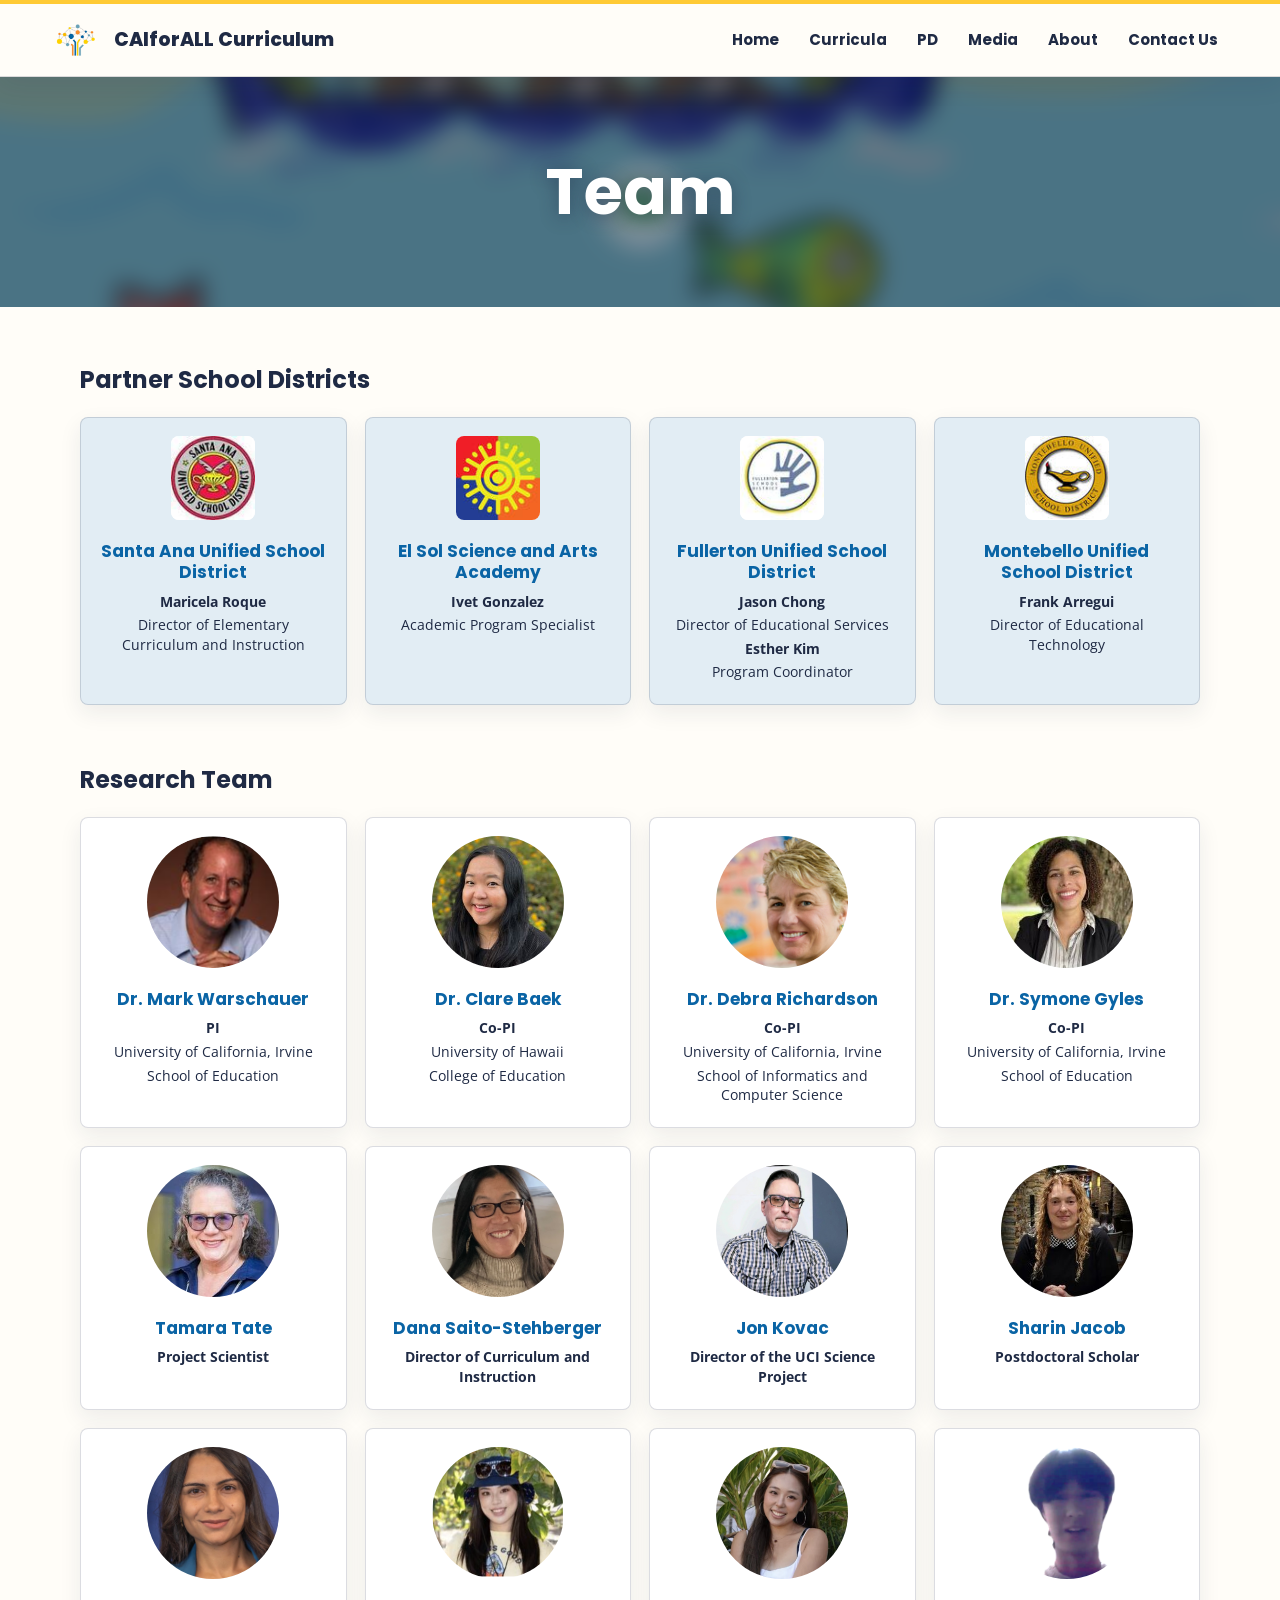
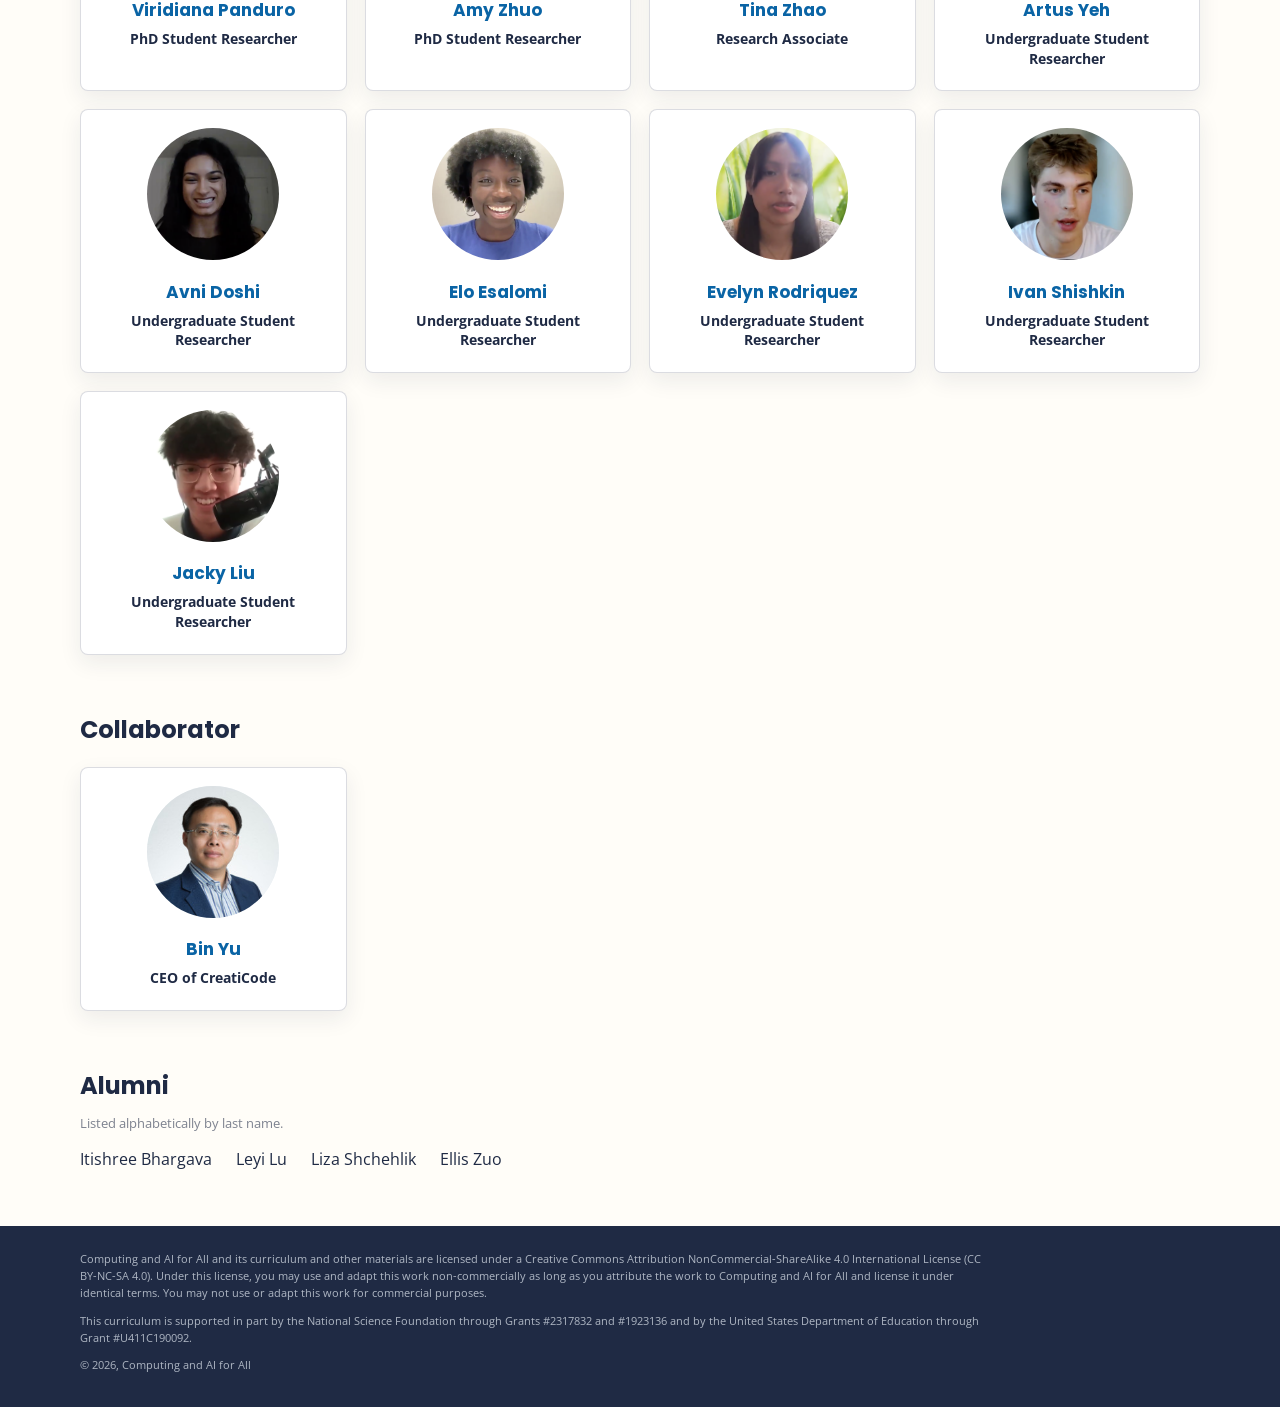
<file: team.html>
<!doctype html>
<html lang="en">
<head>
  <meta charset="utf-8">
  <meta name="viewport" content="width=device-width, initial-scale=1">
  <title>Team | Computing and AI for All Curriculum</title>
  <link rel="icon" href="favicon.ico?v=20260721-favicon" sizes="any">
  <link rel="icon" type="image/png" href="assets/favicon.png?v=20260721-favicon">
  <link rel="shortcut icon" href="favicon.ico?v=20260721-favicon">
  <link rel="stylesheet" href="assets/site.css?v=20260519-footer">
</head>
<body>

<header class="site-header">
  <div class="nav-inner">
    <a class="brand" href="https://www.computingandaiforall.org/"><img alt="" src="content/drive-image-library/site/logo.png"><span>CAIforALL Curriculum</span></a>
    <nav class="site-nav" aria-label="Site">
      <a href="index.html?v=20260519-footer">Home</a>
      <div class="dropdown">
        <button class="dropdown-toggle" type="button">Curricula</button>
        <div class="dropdown-menu"><a href="act-1.html?v=20260519-footer">ACT 1: Scratch Create</a>
<a href="act-2.html?v=20260519-footer">ACT 2: Scratch Design</a>
<a href="act-3.html?v=20260519-footer">ACT 3: Scratch Impact</a>
<a href="act-4.html?v=20260519-footer">Computing+AI</a>
<a href="ai-literacy.html?v=20260519-footer">AI Literacy</a>
<a href="science-inquiry-studio.html?v=20260519-footer">Science Inquiry Studio</a>
<a href="scratch-basics.html?v=20260519-footer">Scratch Basics</a></div>
      </div>
      <a href="pd.html?v=20260519-footer">PD</a>
      <a href="media.html?v=20260519-footer">Media</a>
      <div class="dropdown">
        <button class="dropdown-toggle" type="button" aria-current="page">About</button>
        <div class="dropdown-menu"><a href="https://www.computingandaiforall.org/" target="_blank" rel="noopener">CAIforAll Project</a>
<a href="team.html?v=20260519-footer" aria-current="page">Team &amp; Partners</a></div>
      </div>
      <a href="help.html?v=20260519-footer">Contact Us</a>
    </nav>
  </div>
</header>
<main>
  <section class="pd-hero team-hero">
    <h1>Team</h1>
  </section>
  <div class="home-section">
  <div class="page-shell">
    <div class="team-content">
      <section class="help-section">
        <h2>Partner School Districts</h2>
        <div class="district-grid">
          <article class="district-card">
            <img src="assets/team/district-sausd.jpeg" alt="Santa Ana Unified School District logo">
            <h3>Santa Ana Unified School District</h3>
            <p>Maricela Roque</p>
            <p>Director of Elementary Curriculum and Instruction</p>
          </article>
          <article class="district-card">
            <img src="assets/team/district-el-sol.jpeg" alt="El Sol Science and Arts Academy logo">
            <h3>El Sol Science and Arts Academy</h3>
            <p>Ivet Gonzalez</p>
            <p>Academic Program Specialist</p>
          </article>
          <article class="district-card">
            <img src="assets/team/district-fullerton.jpeg" alt="Fullerton Unified School District logo">
            <h3>Fullerton Unified School District</h3>
            <p>Jason Chong</p>
            <p>Director of Educational Services</p>
            <p><strong>Esther Kim</strong></p>
            <p>Program Coordinator</p>
          </article>
          <article class="district-card">
            <img src="assets/team/district-montebello.jpeg" alt="Montebello Unified School District logo">
            <h3>Montebello Unified School District</h3>
            <p>Frank Arregui</p>
            <p>Director of Educational Technology</p>
          </article>
        </div>
      </section>
      <section class="help-section">
        <h2>Research Team</h2>
        <div class="people-grid">
          <article class="person-card">
            <img src="assets/team/mark-warschauer-slide.png" alt="Dr. Mark Warschauer">
            <h3>Dr. Mark Warschauer</h3>
            <p>PI</p>
            <p>University of California, Irvine</p>
            <p>School of Education</p>
          </article>
          <article class="person-card">
            <img src="assets/team/clare-baek.jpg" alt="Dr. Clare Baek">
            <h3>Dr. Clare Baek</h3>
            <p>Co-PI</p>
            <p>University of Hawaii</p>
            <p>College of Education</p>
          </article>
          <article class="person-card">
            <img src="assets/team/debra-richardson.png" alt="Dr. Debra Richardson">
            <h3>Dr. Debra Richardson</h3>
            <p>Co-PI</p>
            <p>University of California, Irvine</p>
            <p>School of Informatics and Computer Science</p>
          </article>
          <article class="person-card">
            <img src="assets/team/symone-gyles.jpeg" alt="Dr. Symone Gyles">
            <h3>Dr. Symone Gyles</h3>
            <p>Co-PI</p>
            <p>University of California, Irvine</p>
            <p>School of Education</p>
          </article>
          <article class="person-card">
            <img src="assets/team/tamara-tate.jpeg" alt="Tamara Tate">
            <h3>Tamara Tate</h3>
            <p>Project Scientist</p>
          </article>
          <article class="person-card">
            <img src="assets/team/dana-saito-stehberger-slide.png" alt="Dana Saito-Stehberger">
            <h3>Dana Saito-Stehberger</h3>
            <p>Director of Curriculum and Instruction</p>
          </article>
          <article class="person-card">
            <img src="assets/team/jon-kovac.png" alt="Jon Kovac">
            <h3>Jon Kovac</h3>
            <p>Director of the UCI Science Project</p>
          </article>
          <article class="person-card">
            <img src="assets/team/sharin-jacob.jpeg" alt="Sharin Jacob">
            <h3>Sharin Jacob</h3>
            <p>Postdoctoral Scholar</p>
          </article>
          <article class="person-card">
            <img class="headshot-viri" src="assets/team/viridiana-panduro-slide.jpg" alt="Viridiana Panduro">
            <h3>Viridiana Panduro</h3>
            <p>PhD Student Researcher</p>
          </article>
          <article class="person-card">
            <img src="assets/team/amy-zhuo-slide.png" alt="Amy Zhuo">
            <h3>Amy Zhuo</h3>
            <p>PhD Student Researcher</p>
          </article>
          <article class="person-card">
            <img src="assets/team/tina-zhao.png" alt="Tina Zhao">
            <h3>Tina Zhao</h3>
            <p>Research Associate</p>
          </article>
          <article class="person-card">
            <img src="assets/team/artus-yeh.png" alt="Artus Yeh">
            <h3>Artus Yeh</h3>
            <p>Undergraduate Student Researcher</p>
          </article>
          <article class="person-card">
            <img src="assets/team/avni-doshi.png" alt="Avni Doshi">
            <h3>Avni Doshi</h3>
            <p>Undergraduate Student Researcher</p>
          </article>
          <article class="person-card">
            <img src="assets/team/elo-esalomi.png" alt="Elo Esalomi">
            <h3>Elo Esalomi</h3>
            <p>Undergraduate Student Researcher</p>
          </article>
          <article class="person-card">
            <img src="assets/team/evelyn-rodriquez.png" alt="Evelyn Rodriquez">
            <h3>Evelyn Rodriquez</h3>
            <p>Undergraduate Student Researcher</p>
          </article>
          <article class="person-card">
            <img src="assets/team/ivan-shishkin.png" alt="Ivan Shishkin">
            <h3>Ivan Shishkin</h3>
            <p>Undergraduate Student Researcher</p>
          </article>
          <article class="person-card">
            <img src="assets/team/jacky-liu.png" alt="Jacky Liu">
            <h3>Jacky Liu</h3>
            <p>Undergraduate Student Researcher</p>
          </article>
        </div>
      </section>
      <section class="help-section">
        <h2>Collaborator</h2>
        <div class="people-grid collaborator-grid">
          <article class="person-card">
            <img src="assets/team/bin-yu.png" alt="Bin Yu">
            <h3>Bin Yu</h3>
            <p>CEO of CreatiCode</p>
          </article>
        </div>
      </section>
      <section class="help-section">
        <h2>Alumni</h2>
        <p class="section-note">Listed alphabetically by last name.</p>
        <div class="alumni-list">
          <span>Itishree Bhargava</span>
          <span>Leyi Lu</span>
          <span>Liza Shchehlik</span>
          <span>Ellis Zuo</span>
        </div>
      </section>
  </div>
  </div>
  </div>
</main>
<footer class="footer">
  <div class="page-shell">
    <p>Computing and AI for All and its curriculum and other materials are licensed under a Creative Commons Attribution NonCommercial-ShareAlike 4.0 International License (CC BY-NC-SA 4.0). Under this license, you may use and adapt this work non-commercially as long as you attribute the work to Computing and AI for All and license it under identical terms. You may not use or adapt this work for commercial purposes.</p>
    <p>This curriculum is supported in part by the National Science Foundation through Grants #2317832 and #1923136 and by the United States Department of Education through Grant #U411C190092.</p>
    <p>© 2026, Computing and AI for All</p>
  </div>
</footer>
<script src="assets/site.js"></script>
</body>
</html>
</file>
<file: assets/site.css>
@import url("https://fonts.googleapis.com/css2?family=Open+Sans:wght@400;600;700;800&family=Poppins:wght@600;700;800&display=swap");

:root {
  --blue: #0A64A5;
  --sky: #B7D8EA;
  --gold: #FFCA35;
  --butter: #FFEB94;
  --rose: #E34B62;
  --cream: #FFFDF8;
  --mist: #EEF4F8;
  --navy: #1F2A44;
  --ink: #1F2A44;
  --muted: #5e6878;
  --line: rgba(31, 42, 68, .16);
  --panel: #ffffff;
  --shadow: 0 18px 42px rgba(31, 42, 68, .14);
}

* {
  box-sizing: border-box;
}

html {
  scroll-behavior: smooth;
}

body {
  margin: 0;
  background: var(--sky);
  color: var(--ink);
  font: 16px/1.58 "Open Sans", system-ui, sans-serif;
  overflow-x: hidden;
}

h1,
h2,
h3,
h4,
h5,
h6,
.brand,
.site-nav,
.unit-jump,
.btn,
.lesson-summary {
  font-family: "Poppins", "Open Sans", sans-serif;
  letter-spacing: 0;
}

h1,
h2,
h3,
p {
  margin-top: 0;
}

a {
  color: var(--blue);
  text-underline-offset: .18em;
}

img {
  max-width: 100%;
}

.site-header {
  position: sticky;
  top: 0;
  z-index: 50;
  background: var(--cream);
  border-top: 4px solid var(--gold);
  border-bottom: 1px solid var(--line);
  box-shadow: 0 8px 24px rgba(31, 42, 68, .08);
}

.nav-inner {
  display: flex;
  align-items: center;
  justify-content: space-between;
  gap: 24px;
  width: min(1180px, calc(100% - 32px));
  max-width: calc(100vw - 32px);
  margin: 0 auto;
  min-height: 72px;
}

.brand {
  display: flex;
  align-items: center;
  gap: 12px;
  color: var(--navy);
  font-size: 19px;
  font-weight: 800;
  text-decoration: none;
  white-space: nowrap;
}

.brand img {
  width: 52px;
  height: 40px;
  object-fit: contain;
}

.site-nav {
  display: flex;
  align-items: center;
  gap: 6px;
  font-size: 15px;
  font-weight: 700;
}

.site-nav a,
.dropdown-toggle {
  min-height: 42px;
  padding: 9px 12px;
  border: 0;
  border-radius: 8px;
  background: transparent;
  color: var(--navy);
  font: inherit;
  text-decoration: none;
  cursor: pointer;
}

.site-nav a:hover,
.dropdown:hover .dropdown-toggle,
.dropdown:focus-within .dropdown-toggle {
  background: var(--mist);
}

.dropdown {
  position: relative;
  min-width: 0;
}

.dropdown::after {
  content: "";
  position: absolute;
  right: 0;
  top: 100%;
  display: none;
  width: max(100%, 230px);
  height: 10px;
}

.dropdown-menu {
  position: absolute;
  top: calc(100% + 4px);
  right: 0;
  display: none;
  min-width: 230px;
  padding: 8px;
  border: 1px solid var(--line);
  border-radius: 10px;
  background: var(--panel);
  box-shadow: var(--shadow);
}

.dropdown:hover::after,
.dropdown:focus-within::after {
  display: block;
}

.dropdown:hover .dropdown-menu,
.dropdown:focus-within .dropdown-menu {
  display: grid;
  gap: 2px;
}

.dropdown-menu a {
  display: block;
  min-height: 38px;
  padding: 8px 10px;
  border-radius: 8px;
  color: var(--navy);
  text-decoration: none;
}

.page-shell {
  width: min(1120px, calc(100% - 32px));
  max-width: calc(100vw - 32px);
  margin: 0 auto;
}

.curriculum-hero {
  padding: 44px 0 24px;
  text-align: center;
}

.hero-kicker,
.hero-pills span,
.navigator-label {
  display: inline-flex;
  align-items: center;
  min-height: 30px;
  margin-bottom: 14px;
  padding: 5px 12px;
  border-radius: 999px;
  background: rgba(255, 253, 248, .58);
  color: var(--navy);
  font-family: "Poppins", sans-serif;
  font-size: 13px;
  font-weight: 800;
  text-transform: uppercase;
}

.hero-pills {
  display: flex;
  justify-content: center;
  flex-wrap: wrap;
  gap: 10px;
  margin-bottom: 14px;
}

.hero-pills span {
  margin-bottom: 0;
}

.curriculum-hero h1 {
  max-width: 1050px;
  margin: 0 auto 18px;
  color: #000;
  font-size: clamp(40px, 5vw, 64px);
  line-height: 1.05;
  text-shadow: 3px 3px 0 rgba(255, 255, 255, .65);
}

.curriculum-hero p {
  max-width: 840px;
  margin: 0 auto;
  color: #0d2330;
  font-size: 19px;
}

.curriculum-block {
  width: min(1040px, 100%);
  margin: 0 auto 28px;
  border: 1px solid rgba(31, 42, 68, .12);
  border-radius: 24px;
  background: rgba(255, 253, 248, .92);
  box-shadow: 0 18px 42px rgba(31, 42, 68, .12);
}

.unit-browser {
  padding: 18px;
}

.unit-tabs {
  display: flex;
  align-items: center;
  justify-content: center;
  flex-wrap: wrap;
  gap: 10px;
  margin-bottom: 22px;
  padding: 0;
}

.unit-tab {
  min-width: 112px;
  min-height: 40px;
  padding: 8px 14px;
  border: 1px solid rgba(31, 42, 68, .14);
  border-radius: 999px;
  background: #fff;
  color: var(--navy);
  font-family: "Poppins", sans-serif;
  font-size: 15px;
  font-weight: 800;
  cursor: pointer;
  box-shadow: 0 4px 12px rgba(31, 42, 68, .06);
}

.unit-tab:hover {
  border-color: rgba(10, 100, 165, .32);
  color: var(--blue);
  transform: translateY(-1px);
}

.unit-tab.active {
  border-color: rgba(10, 100, 165, .26);
  background: var(--mist);
  color: var(--blue);
  box-shadow: inset 0 0 0 1px rgba(10, 100, 165, .12);
}

.unit-panels {
  min-height: 420px;
}

.unit-card.unit-panel {
  margin: 0;
  padding: 14px 10px 8px;
  border-radius: 0;
  background: transparent;
  box-shadow: none;
}

.unit-card.unit-panel[hidden] {
  display: none;
}

.teacher-resources {
  padding: 22px;
}

.teacher-resources h2 {
  margin-bottom: 14px;
  color: var(--navy);
  font-size: 24px;
}

.development-panel {
  max-width: 900px;
  padding: 28px;
}

.development-panel h2 {
  margin-bottom: 12px;
}

.development-panel .card-bullets {
  flex: none;
  margin-top: 8px;
  margin-bottom: 18px;
}

.hero-stats {
  display: flex;
  justify-content: center;
  flex-wrap: wrap;
  gap: 10px;
  margin-bottom: 18px;
}

.hero-stats span {
  display: inline-flex;
  align-items: center;
  min-height: 34px;
  padding: 6px 12px;
  border: 1px solid rgba(31, 42, 68, .14);
  border-radius: 999px;
  background: rgba(255, 253, 248, .82);
  color: var(--navy);
  font-weight: 800;
}

.hero-overview,
.resource-drawer {
  max-width: 860px;
  margin: 0 auto;
  border: 1px solid rgba(31, 42, 68, .14);
  border-radius: 18px;
  background: rgba(255, 253, 248, .72);
  box-shadow: 0 12px 32px rgba(31, 42, 68, .08);
  backdrop-filter: blur(10px);
  overflow: hidden;
}

.hero-overview summary,
.resource-drawer summary {
  position: relative;
  display: flex;
  align-items: center;
  justify-content: space-between;
  gap: 18px;
  min-height: 54px;
  padding: 13px 52px 13px 18px;
  color: var(--navy);
  font-family: "Poppins", sans-serif;
  font-weight: 800;
  cursor: pointer;
  list-style: none;
}

.hero-overview summary::-webkit-details-marker,
.resource-drawer summary::-webkit-details-marker {
  display: none;
}

.hero-overview summary::after,
.resource-drawer summary::after {
  content: "";
  position: absolute;
  right: 20px;
  top: 50%;
  width: 9px;
  height: 9px;
  border-right: 3px solid var(--blue);
  border-bottom: 3px solid var(--blue);
  transform: translateY(-62%) rotate(45deg);
  transform-origin: 50% 50%;
}

.hero-overview[open] summary::after,
.resource-drawer[open] summary::after {
  transform: translateY(-38%) rotate(225deg);
}

.hero-overview p {
  max-width: 780px;
  margin: 0 auto;
  padding: 0 22px 20px;
  color: #0d2330;
  font-size: 18px;
}

.resource-drawer {
  max-width: 1040px;
  margin-bottom: 48px;
}

.resource-drawer summary small {
  color: var(--muted);
  font-family: "Open Sans", sans-serif;
  font-size: 13px;
  font-weight: 800;
}

.unit-navigator {
  max-width: 1040px;
  margin: 0 auto 18px;
  padding: 18px;
  border: 1px solid rgba(31, 42, 68, .12);
  border-radius: 24px;
  background: rgba(238, 244, 248, .56);
  box-shadow: 0 14px 34px rgba(31, 42, 68, .08);
  backdrop-filter: blur(10px);
  text-align: center;
}

.unit-navigator .navigator-label {
  margin-bottom: 14px;
  background: rgba(31, 42, 68, .88);
  color: #fff;
}

.quick-resources {
  display: flex;
  align-items: center;
  justify-content: center;
  gap: 10px;
  margin: 0;
  padding: 0 16px 16px;
  flex-wrap: wrap;
}

.quick-resource-row {
  display: flex;
  align-items: flex-start;
  flex-wrap: wrap;
  gap: 10px;
  width: 100%;
}

.quick-resource-row-spanish {
  margin-top: 6px;
}

.quick-title {
  display: inline-flex;
  align-items: center;
  min-height: 42px;
  padding: 8px 16px;
  border-radius: 999px;
  background: var(--navy);
  color: #fff;
  font-family: "Poppins", sans-serif;
  font-size: 22px;
  font-weight: 800;
}

.quick-resources a,
.quick-resource-choice summary {
  display: inline-flex;
  align-items: center;
  justify-content: center;
  max-width: 100%;
  min-height: 40px;
  padding: 8px 12px;
  border: 1px solid rgba(31, 42, 68, .14);
  border-radius: 999px;
  background: #fff;
  color: var(--navy);
  font-weight: 400;
  text-decoration: none;
  text-align: center;
  overflow-wrap: anywhere;
  box-shadow: 0 4px 12px rgba(31, 42, 68, .06);
}

.quick-resources a:hover,
.quick-resource-choice summary:hover {
  border-color: var(--blue);
  color: var(--blue);
  transform: translateY(-1px);
}

.quick-resource-choice {
  display: inline-flex;
  flex-direction: column;
  align-items: flex-start;
}

.quick-resource-choice summary {
  gap: 10px;
  cursor: pointer;
  list-style: none;
}

.quick-resource-choice summary::-webkit-details-marker {
  display: none;
}

.quick-resource-choice summary::after {
  content: "";
  width: 7px;
  height: 7px;
  margin: -4px 2px 0 4px;
  border-right: 2px solid currentColor;
  border-bottom: 2px solid currentColor;
  transform: rotate(45deg);
}

.quick-resource-choice[open] summary::after {
  margin-top: 4px;
  transform: rotate(225deg);
}

.quick-resource-choice-options {
  display: flex;
  flex-wrap: wrap;
  gap: 10px;
  margin-top: 10px;
  padding: 12px;
  border: 1px solid rgba(31, 42, 68, .12);
  border-radius: 18px;
  background: rgba(238, 244, 248, .72);
}

.teacher-resources .quick-resources {
  justify-content: flex-start;
  padding: 0;
}

.unit-jumps {
  display: flex;
  justify-content: center;
  flex-wrap: wrap;
  gap: 16px;
  margin: 0;
}

.unit-jump {
  display: inline-flex;
  align-items: center;
  justify-content: center;
  min-width: 150px;
  min-height: 50px;
  padding: 12px 22px;
  border-radius: 999px;
  background: var(--gold);
  color: #000;
  font-weight: 700;
  text-align: center;
  text-decoration: none;
  box-shadow: 4px 5px 0 rgba(31, 42, 68, .18);
}

.unit-jump:hover {
  background: var(--butter);
}

.unit-card {
  display: grid;
  grid-template-columns: 245px minmax(0, 1fr);
  gap: 24px;
  margin: 0 0 36px;
  padding: 32px;
  scroll-margin-top: 110px;
  border-radius: 22px;
  background: var(--panel);
  box-shadow: var(--shadow);
}

.unit-media img {
  display: block;
  width: 100%;
  max-height: 180px;
  object-fit: contain;
  margin-bottom: 20px;
  background: var(--mist);
}

.objectives,
.unit-learning,
.lesson-objectives {
  color: #121212;
}

.objectives h3,
.unit-learning h3,
.lesson-objectives h3 {
  margin-bottom: 8px;
  font-size: 20px;
}

.lesson-objectives h3 {
  font-size: 16px;
}

.objectives ol,
.objectives ul,
.unit-learning ul,
.lesson-objectives ul {
  margin: 0;
  padding-left: 20px;
}

.unit-learning,
.lesson-objectives {
  margin: 0 0 14px;
}

.unit-learning {
  padding: 14px 16px;
  border-left: 5px solid var(--gold);
  background: var(--cream);
}

.unit-learning p,
.lesson-objectives p {
  margin-bottom: 6px;
}

.unit-main h2 {
  margin-bottom: 6px;
  color: #000;
  font-size: clamp(27px, 3vw, 36px);
}

.unit-overview {
  margin: 14px 0 24px;
  color: #4d4d4d;
  font-size: 16px;
}

.unit-resource-row,
.lesson-links {
  display: flex;
  flex-wrap: wrap;
  gap: 9px;
}

.resource-chip {
  display: inline-flex;
  align-items: center;
  justify-content: center;
  max-width: 100%;
  min-height: 34px;
  padding: 6px 10px;
  border-radius: 7px;
  background: var(--mist);
  color: var(--blue);
  font-size: 13px;
  font-weight: 800;
  text-decoration: none;
  text-align: center;
  overflow-wrap: anywhere;
}

.resource-chip.primary {
  background: var(--mist);
  color: var(--blue);
}

.spanish-resource-row {
  width: 100%;
  margin-top: 8px;
}

.lessons {
  margin-top: 20px;
  display: grid;
  gap: 12px;
}

.lesson {
  border: 1px solid rgba(31, 42, 68, .18);
  border-radius: 16px;
  background: #f8fafc;
  overflow: hidden;
  box-shadow: 0 6px 16px rgba(31, 42, 68, .06);
  transition: border-color .16s ease, box-shadow .16s ease, transform .16s ease;
}

.lesson[open] {
  border-color: rgba(10, 100, 165, .35);
  background: #fff;
  box-shadow: 0 12px 26px rgba(31, 42, 68, .11);
}

.lesson-summary {
  position: relative;
  display: block;
  min-height: 62px;
  padding: 16px 18px 16px 68px;
  color: #2f3530;
  font-size: clamp(18px, 2vw, 25px);
  font-weight: 700;
  cursor: pointer;
  list-style: none;
}

.lesson-summary::-webkit-details-marker {
  display: none;
}

.lesson-summary::marker {
  content: "";
}

.lesson-summary::before {
  content: "";
  position: absolute;
  left: 18px;
  top: 50%;
  width: 36px;
  height: 36px;
  transform: translateY(-50%);
  border: 1px solid #91d69d;
  border-radius: 50%;
  background: #fff;
}

.lesson-summary::after {
  content: "";
  position: absolute;
  left: 36px;
  top: 50%;
  width: 9px;
  height: 9px;
  border-right: 3px solid #1d6f3f;
  border-bottom: 3px solid #1d6f3f;
  transform: translate(-50%, -58%) rotate(45deg);
  transform-origin: 50% 50%;
}

.lesson[open] .lesson-summary::after {
  transform: translate(-50%, -42%) rotate(225deg);
}

.lesson-body {
  padding: 0 24px 24px 68px;
  color: #333;
}

.lesson-description {
  margin: 0 0 12px;
  color: #333;
}

.duration {
  display: inline-flex;
  margin: 10px 0;
  padding: 5px 9px;
  border-radius: 999px;
  background: var(--gold);
  color: var(--navy);
  font-weight: 700;
  font-size: 13px;
}

.home-hero {
  background: var(--sky);
  color: var(--navy);
}

.home-hero .page-shell {
  padding: 64px 0 68px;
  text-align: center;
}

.home-hero .page-shell > div {
  max-width: 900px;
  margin: 0 auto;
}

.home-hero h1 {
  margin-bottom: 22px;
  color: #000;
  font-size: 56px;
  line-height: 1.12;
  text-shadow: 3px 3px 0 rgba(255, 255, 255, .65);
}

.home-hero p {
  max-width: 690px;
  margin-right: auto;
  margin-bottom: 14px;
  margin-left: auto;
  font-size: 20px;
  font-weight: 400;
  line-height: 1.62;
}

.home-hero .hero-key-points {
  max-width: 760px;
  margin-bottom: 0;
  color: rgba(31, 42, 68, .62);
  font-size: 15px;
  font-weight: 400;
}

.home-hero .hero-credit {
  margin-top: 18px;
  color: rgba(10, 100, 165, .84);
  font-size: 14px;
  font-weight: 400;
}

.home-hero .btn-row {
  justify-content: center;
  gap: 14px;
  margin-top: 28px;
}

.home-hero p:last-child {
  margin-bottom: 0;
}

.home-hero a {
  color: var(--blue);
  font-weight: 400;
}

.home-hero .btn {
  min-width: 210px;
  border-color: var(--blue);
  background: var(--blue);
  color: #fff;
  font-weight: 400;
}

.home-hero .btn.secondary {
  border-color: rgba(10, 100, 165, .32);
  background: rgba(255, 253, 248, .74);
  color: var(--blue);
}

.hero-panel {
  padding: 22px;
  border: 1px solid rgba(31, 42, 68, .12);
  border-radius: 24px;
  background: rgba(255, 253, 248, .92);
  box-shadow: var(--shadow);
}

.hero-panel img {
  display: block;
  width: 100%;
  border-radius: 12px;
}

.home-section {
  padding: 54px 0;
  background: var(--cream);
}

.home-section.alt {
  background: var(--mist);
}

.home-grid {
  display: grid;
  grid-template-columns: repeat(12, minmax(0, 1fr));
  gap: 18px;
}

.home-grid .pathway-card {
  grid-column: span 4;
}

.home-grid .pathway-card:nth-child(n + 4) {
  grid-column: span 3;
}

.curriculum-contact-note {
  margin: 24px 0 0;
  color: var(--muted);
  font-size: 17px;
}

.curriculum-contact-note a {
  color: var(--blue);
  font-weight: 800;
}

.pathway-card {
  display: flex;
  min-height: 100%;
  flex-direction: column;
  padding: 22px;
  border: 1px solid rgba(31, 42, 68, .1);
  border-radius: 24px;
  background: #fff;
  box-shadow: 0 10px 28px rgba(31, 42, 68, .1);
}

.pathway-card p,
.card-bullets {
  flex: 1;
}

.card-bullets {
  margin: 0 0 18px;
  padding-left: 20px;
  color: var(--ink);
  font-weight: 400;
}

.card-bullets li + li {
  margin-top: 6px;
}

.pathway-card img {
  width: 100%;
  height: 150px;
  object-fit: contain;
  margin-bottom: 14px;
  border-radius: 16px;
  background: var(--mist);
}

.card-media-link {
  display: block;
  border-radius: 16px;
}

.card-media-link img,
.card-media-link .upcoming-art {
  transition: transform .18s ease, box-shadow .18s ease;
}

.card-media-link:hover img,
.card-media-link:hover .upcoming-art,
.card-media-link:focus-visible img,
.card-media-link:focus-visible .upcoming-art {
  transform: translateY(-2px);
  box-shadow: 0 10px 22px rgba(31, 42, 68, .16);
}

.card-media-link:focus-visible,
.card-title-link:focus-visible {
  outline: 3px solid rgba(10, 100, 165, .34);
  outline-offset: 3px;
}

.card-title-link {
  color: inherit;
  text-decoration: none;
}

.card-title-link:hover {
  color: var(--blue);
  text-decoration: underline;
  text-underline-offset: 3px;
}

.pathway-card.upcoming {
  background: linear-gradient(180deg, #fff, var(--mist));
}

.upcoming-art {
  display: grid;
  height: 150px;
  place-items: center;
  padding: 18px;
  margin-bottom: 14px;
  border: 1px dashed rgba(10, 100, 165, .32);
  border-radius: 16px;
  background: rgba(183, 216, 234, .42);
  color: var(--blue);
  font-family: "Poppins", sans-serif;
  font-size: 28px;
  font-weight: 800;
  line-height: 1.12;
  text-align: center;
}

.status-chip {
  align-self: flex-start;
  margin-bottom: 10px;
  padding: 5px 10px;
  border-radius: 999px;
  font-size: 13px;
  font-weight: 400 !important;
  line-height: 1.3;
}

.status-chip-development {
  background: var(--blue);
  color: #fff;
  box-shadow: 0 0 0 1px rgba(10, 100, 165, .2);
  font-weight: 400 !important;
}

.status-chip-supplementary {
  background: var(--butter);
  color: var(--navy);
  font-weight: 400 !important;
}

.btn-row {
  display: flex;
  flex-wrap: wrap;
  gap: 12px;
  margin-top: 22px;
}

.btn {
  display: inline-flex;
  align-items: center;
  justify-content: center;
  min-height: 46px;
  padding: 10px 16px;
  border: 2px solid var(--gold);
  border-radius: 9px;
  background: var(--gold);
  color: #000;
  font-weight: 800;
  text-decoration: none;
}

.btn.secondary {
  border-color: #fff;
  background: #fff;
  color: var(--blue);
}

.btn.outline {
  border-color: var(--blue);
  background: #fff;
  color: var(--blue);
}

.about-card {
  max-width: 900px;
  padding: 32px;
  border-radius: 18px;
  background: #fff;
  box-shadow: var(--shadow);
}

.help-section {
  padding-top: 10px;
  border-top: 1px solid var(--line);
}

.help-section + .help-section {
  margin-top: 28px;
}

.help-section h2 {
  margin-bottom: 8px;
}

.pd-hero {
  position: relative;
  isolation: isolate;
  display: grid;
  min-height: 230px;
  place-items: center;
  overflow: hidden;
  background: var(--navy);
}

.pd-hero::before {
  content: "";
  position: absolute;
  inset: -24px;
  z-index: -2;
  background: url("../content/drive-image-library/curricula/act1/units/unit-1-unit-0-setting-up-scratch-accounts.jpg") center 45% / cover;
  filter: blur(12px);
  transform: scale(1.04);
}

.pd-hero::after {
  content: "";
  position: absolute;
  inset: 0;
  z-index: -1;
  background: rgba(31, 42, 68, .48);
}

.pd-hero h1 {
  margin: 0;
  color: #fff;
  font-size: clamp(40px, 5vw, 64px);
  line-height: 1.1;
  text-align: center;
  text-shadow: 0 3px 18px rgba(31, 42, 68, .45);
}

.team-hero::before {
  background-image: url("../content/drive-image-library/curricula/act2/cover.png");
  background-position: center 48%;
}

.team-content .help-section {
  border-top: 0;
  padding-top: 0;
}

.team-content {
  display: grid;
  gap: 28px;
}

.pd-page {
  padding-top: 34px;
}

.pd-content > .help-section:first-child {
  padding-top: 0;
  border-top: 0;
}

.section-note {
  margin-bottom: 0;
  color: rgba(31, 42, 68, .58);
  font-size: 13px;
}

.pd-resource-list {
  display: grid;
  grid-template-columns: 1fr;
  margin: 12px 0 0;
  border-top: 1px solid rgba(10, 100, 165, .18);
}

.pd-card-grid {
  display: grid;
  grid-template-columns: repeat(3, minmax(0, 1fr));
  gap: 18px;
  margin-top: 18px;
}

.pd-card-wide {
  grid-column: 1 / -1;
  padding-top: 16px;
  padding-bottom: 16px;
}

.pd-card {
  border-color: rgba(10, 100, 165, .18);
  background: rgba(138, 192, 229, .24);
  box-shadow: 0 8px 22px rgba(31, 42, 68, .08);
}

.pd-card h3 {
  color: var(--navy);
}

.pd-card .card-bullets,
.pd-card p {
  flex: none;
}

.pd-card .pd-card-note {
  max-width: none;
  margin-bottom: 8px;
  color: rgba(31, 42, 68, .62);
  font-size: 12px;
  line-height: 1.45;
  white-space: nowrap;
}

.pd-card-wide h3 {
  margin-bottom: 6px;
}

.pd-card-wide .pd-resource-list {
  margin-top: 6px;
}

.pd-card-wide .pd-resource-list a {
  min-height: 36px;
  padding-top: 7px;
  padding-bottom: 7px;
}

.pd-card .pd-resource-list {
  margin-top: auto;
}

.pd-resource-list a {
  display: flex;
  align-items: center;
  justify-content: space-between;
  gap: 14px;
  min-height: 42px;
  padding: 10px 2px;
  border-bottom: 1px solid rgba(10, 100, 165, .18);
  color: var(--navy);
  font-size: 14px;
  font-weight: 600;
  line-height: 1.3;
  text-decoration: none;
}

.pd-resource-list a::after {
  content: "›";
  flex: 0 0 auto;
  margin-left: auto;
  color: var(--blue);
  font-size: 24px;
  line-height: 1;
}

.pd-resource-list a:hover {
  color: var(--blue);
  padding-left: 6px;
}

.pd-contact-note {
  margin-top: 18px;
  margin-bottom: 0;
  color: var(--blue);
  font-size: 13px;
}

.pd-contact-note a {
  font-weight: 700;
}

.pd-interest {
  margin-top: 14px;
}

.pd-interest h3 {
  margin-bottom: 6px;
  color: var(--blue);
}

.native-interest-form {
  display: grid;
  gap: 18px;
  margin-top: 14px;
  padding: 22px;
  border: 1px solid rgba(138, 192, 229, .55);
  border-radius: 8px;
  background: rgba(238, 244, 248, .7);
}

.form-grid {
  display: grid;
  grid-template-columns: repeat(2, minmax(0, 1fr));
  gap: 16px;
}

.native-interest-form label,
.native-interest-form legend {
  color: var(--navy);
  font-family: "Poppins", sans-serif;
  font-size: 14px;
  font-weight: 600;
}

.required-star {
  color: var(--red);
  font-size: .9em;
  font-weight: 700;
}

.native-interest-form input[type="text"],
.native-interest-form input[type="email"],
.native-interest-form input[type="tel"],
.native-interest-form select,
.native-interest-form textarea {
  display: block;
  width: 100%;
  margin-top: 7px;
  padding: 11px 12px;
  border: 1px solid var(--line);
  border-radius: 6px;
  background: #fff;
  color: var(--navy);
  font: 15px "Open Sans", sans-serif;
}

.native-interest-form input:focus,
.native-interest-form select:focus,
.native-interest-form textarea:focus {
  border-color: var(--blue);
  box-shadow: 0 0 0 3px rgba(10, 100, 165, .12);
  outline: none;
}

.native-interest-form fieldset {
  display: grid;
  grid-template-columns: repeat(3, minmax(0, 1fr));
  gap: 10px 16px;
  margin: 0;
  padding: 14px;
  border: 1px solid rgba(10, 100, 165, .18);
  border-radius: 8px;
  background: rgba(255, 253, 248, .72);
}

.native-interest-form legend {
  grid-column: 1 / -1;
  padding: 0 4px;
}

.native-interest-form fieldset label {
  display: flex;
  gap: 8px;
  align-items: flex-start;
  font-family: "Open Sans", sans-serif;
  font-weight: 400;
  line-height: 1.45;
}

.native-interest-form input[type="checkbox"] {
  flex: 0 0 auto;
  margin-top: 3px;
  accent-color: var(--blue);
}

.native-interest-form .btn {
  justify-self: start;
}

.form-status {
  margin: -6px 0 0;
  color: var(--blue);
  font-size: 14px;
}

.form-status.error {
  color: var(--red);
}

.hidden-form-target {
  display: none;
}

.contact-content {
  max-width: 980px;
}

.contact-content h1 {
  margin-bottom: 14px;
  color: var(--navy);
  font-size: clamp(40px, 5vw, 58px);
  line-height: 1.05;
}

.contact-content > p {
  max-width: 980px;
  color: var(--muted);
  font-size: 16px;
  line-height: 1.7;
}

.contact-form {
  margin-top: 24px;
}

.district-grid,
.people-grid {
  display: grid;
  grid-template-columns: repeat(4, minmax(0, 1fr));
  gap: 18px;
  margin-top: 18px;
}

.district-card,
.person-card {
  min-width: 0;
  padding: 18px;
  border: 1px solid var(--line);
  border-radius: 8px;
  background: #fff;
  text-align: center;
  box-shadow: 0 8px 22px rgba(31, 42, 68, .08);
}

.district-card {
  background: rgba(138, 192, 229, .25);
}

.district-card img {
  width: 84px;
  height: 84px;
  margin-bottom: 14px;
  border-radius: 8px;
  object-fit: contain;
  background: #fff;
}

.person-card img {
  width: 132px;
  height: 132px;
  margin-bottom: 14px;
  border-radius: 50%;
  object-fit: cover;
  background: var(--mist);
}

.person-card img.headshot-viri {
  object-position: center 24%;
}

.collaborator-grid {
  grid-template-columns: repeat(4, minmax(0, 1fr));
}

.headshot-placeholder {
  display: inline-grid;
  width: 132px;
  height: 132px;
  place-items: center;
  margin-bottom: 14px;
  border-radius: 50%;
  background: var(--sky);
  color: var(--navy);
  font-family: "Poppins", sans-serif;
  font-size: 32px;
  font-weight: 700;
}

.district-card h3,
.person-card h3 {
  margin-bottom: 8px;
  color: var(--blue);
  font-size: 17px;
  line-height: 1.25;
}

.district-card p,
.person-card p {
  margin-bottom: 4px;
  color: var(--ink);
  font-size: 14px;
  line-height: 1.4;
}

.district-card p:first-of-type,
.person-card p:first-of-type {
  font-weight: 700;
}

.alumni-list {
  display: flex;
  flex-wrap: wrap;
  gap: 8px 24px;
  margin-top: 14px;
}

.alumni-list span {
  color: var(--ink);
}

.footer {
  padding: 24px 0;
  background: var(--navy);
  color: #aeb6c3;
}

.footer p {
  max-width: 920px;
  margin-bottom: 10px;
  font-size: 11px;
  line-height: 1.55;
}

@media (max-width: 900px) {
  .nav-inner,
  .home-hero .page-shell,
  .unit-card {
    grid-template-columns: 1fr;
  }

  .nav-inner {
    flex-direction: column;
    align-items: flex-start;
    gap: 10px;
    padding: 12px 0;
  }

  .site-nav {
    display: grid;
    grid-template-columns: repeat(2, minmax(0, 1fr));
    width: 100%;
    gap: 6px;
    font-size: 14px;
    overflow: hidden;
  }

  .site-nav > * {
    min-width: 0;
  }

  .site-nav a,
  .dropdown-toggle {
    width: 100%;
    padding: 8px 6px;
    text-align: center;
    overflow-wrap: anywhere;
  }

  .home-hero h1 {
    font-size: 40px;
  }

  .dropdown-menu {
    left: 0;
    right: auto;
  }

  .home-grid {
    grid-template-columns: 1fr;
  }

  .home-grid .pathway-card,
  .home-grid .pathway-card:nth-child(n + 4) {
    grid-column: auto;
  }

  .pd-card-grid {
    grid-template-columns: 1fr;
  }

  .pd-card-wide {
    grid-column: auto;
  }

  .form-grid,
  .native-interest-form fieldset {
    grid-template-columns: 1fr;
  }

  .district-grid,
  .people-grid {
    grid-template-columns: repeat(2, minmax(0, 1fr));
  }

  .unit-card {
    padding: 22px;
  }

  .lesson-body {
    padding-left: 22px;
  }
}

@media (max-width: 560px) {
  .page-shell {
    width: min(360px, calc(100% - 22px));
    max-width: calc(100vw - 22px);
    padding-right: 0;
    padding-left: 0;
  }

  .nav-inner {
    width: min(360px, calc(100% - 22px));
    max-width: calc(100vw - 22px);
    padding: 12px 11px;
  }

  .brand {
    width: 100%;
    white-space: normal;
  }

  .quick-resources {
    align-items: stretch;
    flex-direction: column;
    justify-content: flex-start;
    width: 100%;
    padding: 0 10px 12px;
  }

  .quick-resources a {
    width: 100%;
    flex: none;
    min-width: 0;
  }

  .quick-resource-choice,
  .quick-resource-choice summary,
  .quick-resource-choice-options {
    width: 100%;
  }

  .district-grid,
  .people-grid {
    grid-template-columns: 1fr;
  }

  .curriculum-hero h1 {
    max-width: 340px;
    margin-left: auto;
    margin-right: auto;
    font-size: 26px;
    text-shadow: 2px 2px 0 rgba(255, 255, 255, .65);
    overflow-wrap: anywhere;
  }

  .curriculum-hero p {
    max-width: 340px;
    font-size: 17px;
    overflow-wrap: anywhere;
  }

  .unit-browser,
  .teacher-resources {
    padding: 14px;
  }

  .unit-tabs {
    grid-template-columns: 1fr;
    gap: 10px;
  }

  .hero-stats {
    gap: 8px;
  }

  .hero-stats span {
    min-height: 30px;
    padding: 5px 10px;
    font-size: 13px;
  }

  .hero-overview summary,
  .resource-drawer summary {
    align-items: flex-start;
    flex-direction: column;
    gap: 2px;
    padding-right: 48px;
  }

  .hero-overview p {
    max-width: 340px;
    padding: 0 16px 16px;
    font-size: 17px;
    overflow-wrap: anywhere;
  }

  .resource-drawer {
    margin-bottom: 34px;
  }

  .unit-navigator {
    padding: 14px;
    border-radius: 22px;
  }

  .unit-jumps {
    gap: 12px;
  }

  .unit-jump {
    width: 100%;
  }

  .site-nav {
    grid-template-columns: 1fr;
  }

  .unit-resource-row {
    display: grid;
    grid-template-columns: 1fr;
  }

  .resource-chip {
    width: 100%;
  }
}

@media (max-width: 520px) {
  .home-hero h1 {
    font-size: 28px;
  }
}
</file>
